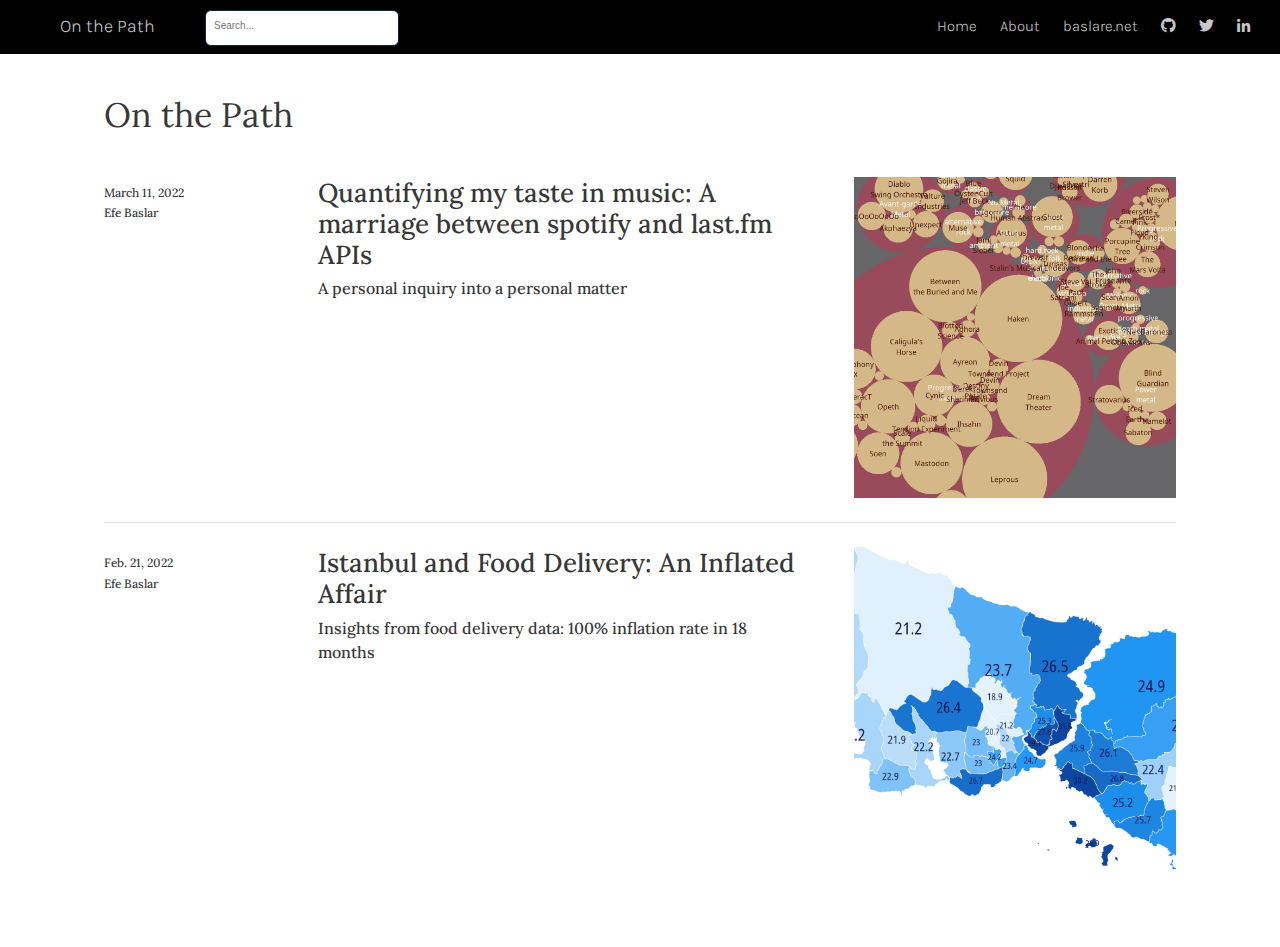
<file: docs/index.html>
<!DOCTYPE html>

<html xmlns="http://www.w3.org/1999/xhtml" lang="" xml:lang="">

<head>
  <meta charset="utf-8"/>
  <meta name="viewport" content="width=device-width, initial-scale=1"/>
  <meta http-equiv="X-UA-Compatible" content="IE=Edge,chrome=1"/>
  <meta name="generator" content="distill" />
  <link rel="alternate" type="application/rss+xml" href="https://blog.baslare.net/index.xml" />

  <style type="text/css">
  /* Hide doc at startup (prevent jankiness while JS renders/transforms) */
  body {
    visibility: hidden;
  }
  </style>

 <!--radix_placeholder_import_source-->
 <!--/radix_placeholder_import_source-->

<style type="text/css">code{white-space: pre;}</style>
<style type="text/css" data-origin="pandoc">
pre > code.sourceCode { white-space: pre; position: relative; }
pre > code.sourceCode > span { display: inline-block; line-height: 1.25; }
pre > code.sourceCode > span:empty { height: 1.2em; }
.sourceCode { overflow: visible; }
code.sourceCode > span { color: inherit; text-decoration: inherit; }
div.sourceCode { margin: 1em 0; }
pre.sourceCode { margin: 0; }
@media screen {
div.sourceCode { overflow: auto; }
}
@media print {
pre > code.sourceCode { white-space: pre-wrap; }
pre > code.sourceCode > span { text-indent: -5em; padding-left: 5em; }
}
pre.numberSource code
  { counter-reset: source-line 0; }
pre.numberSource code > span
  { position: relative; left: -4em; counter-increment: source-line; }
pre.numberSource code > span > a:first-child::before
  { content: counter(source-line);
    position: relative; left: -1em; text-align: right; vertical-align: baseline;
    border: none; display: inline-block;
    -webkit-touch-callout: none; -webkit-user-select: none;
    -khtml-user-select: none; -moz-user-select: none;
    -ms-user-select: none; user-select: none;
    padding: 0 4px; width: 4em;
    color: #aaaaaa;
  }
pre.numberSource { margin-left: 3em; border-left: 1px solid #aaaaaa;  padding-left: 4px; }
div.sourceCode
  {   }
@media screen {
pre > code.sourceCode > span > a:first-child::before { text-decoration: underline; }
}
code span.al { color: #ad0000; } /* Alert */
code span.an { color: #5e5e5e; } /* Annotation */
code span.at { } /* Attribute */
code span.bn { color: #ad0000; } /* BaseN */
code span.bu { } /* BuiltIn */
code span.cf { color: #007ba5; } /* ControlFlow */
code span.ch { color: #20794d; } /* Char */
code span.cn { color: #8f5902; } /* Constant */
code span.co { color: #5e5e5e; } /* Comment */
code span.cv { color: #5e5e5e; font-style: italic; } /* CommentVar */
code span.do { color: #5e5e5e; font-style: italic; } /* Documentation */
code span.dt { color: #ad0000; } /* DataType */
code span.dv { color: #ad0000; } /* DecVal */
code span.er { color: #ad0000; } /* Error */
code span.ex { } /* Extension */
code span.fl { color: #ad0000; } /* Float */
code span.fu { color: #4758ab; } /* Function */
code span.im { } /* Import */
code span.in { color: #5e5e5e; } /* Information */
code span.kw { color: #007ba5; } /* Keyword */
code span.op { color: #5e5e5e; } /* Operator */
code span.ot { color: #007ba5; } /* Other */
code span.pp { color: #ad0000; } /* Preprocessor */
code span.sc { color: #5e5e5e; } /* SpecialChar */
code span.ss { color: #20794d; } /* SpecialString */
code span.st { color: #20794d; } /* String */
code span.va { color: #111111; } /* Variable */
code span.vs { color: #20794d; } /* VerbatimString */
code span.wa { color: #5e5e5e; font-style: italic; } /* Warning */
</style>


  <!--radix_placeholder_meta_tags-->
  <title>On the Path</title>


  <link rel="icon" type="image/vnd.microsoft.icon" href="favicon.ico"/>


  <!--  https://developers.facebook.com/docs/sharing/webmasters#markup -->
  <meta property="og:title" content="On the Path"/>
  <meta property="og:type" content="article"/>
  <meta property="og:locale" content="en_US"/>
  <meta property="og:site_name" content="On the Path"/>

  <!--  https://dev.twitter.com/cards/types/summary -->
  <meta property="twitter:card" content="summary"/>
  <meta property="twitter:title" content="On the Path"/>
  <meta property="twitter:site" content="@baslare"/>
  <meta property="twitter:creator" content="@baslare"/>

  <!--/radix_placeholder_meta_tags-->
  <!--radix_placeholder_rmarkdown_metadata-->

  <script type="text/json" id="radix-rmarkdown-metadata">
  {"type":"list","attributes":{"names":{"type":"character","attributes":{},"value":["title","site","listing"]}},"value":[{"type":"character","attributes":{},"value":["On the Path"]},{"type":"character","attributes":{},"value":["distill::distill_website"]},{"type":"character","attributes":{},"value":["posts"]}]}
  </script>
  <!--/radix_placeholder_rmarkdown_metadata-->
  <!--radix_placeholder_navigation_in_header-->
  <meta name="distill:offset" content=""/>

  <script type="application/javascript">

    window.headroom_prevent_pin = false;

    window.document.addEventListener("DOMContentLoaded", function (event) {

      // initialize headroom for banner
      var header = $('header').get(0);
      var headerHeight = header.offsetHeight;
      var headroom = new Headroom(header, {
        tolerance: 5,
        onPin : function() {
          if (window.headroom_prevent_pin) {
            window.headroom_prevent_pin = false;
            headroom.unpin();
          }
        }
      });
      headroom.init();
      if(window.location.hash)
        headroom.unpin();
      $(header).addClass('headroom--transition');

      // offset scroll location for banner on hash change
      // (see: https://github.com/WickyNilliams/headroom.js/issues/38)
      window.addEventListener("hashchange", function(event) {
        window.scrollTo(0, window.pageYOffset - (headerHeight + 25));
      });

      // responsive menu
      $('.distill-site-header').each(function(i, val) {
        var topnav = $(this);
        var toggle = topnav.find('.nav-toggle');
        toggle.on('click', function() {
          topnav.toggleClass('responsive');
        });
      });

      // nav dropdowns
      $('.nav-dropbtn').click(function(e) {
        $(this).next('.nav-dropdown-content').toggleClass('nav-dropdown-active');
        $(this).parent().siblings('.nav-dropdown')
           .children('.nav-dropdown-content').removeClass('nav-dropdown-active');
      });
      $("body").click(function(e){
        $('.nav-dropdown-content').removeClass('nav-dropdown-active');
      });
      $(".nav-dropdown").click(function(e){
        e.stopPropagation();
      });
    });
  </script>

  <style type="text/css">

  /* Theme (user-documented overrideables for nav appearance) */

  .distill-site-nav {
    color: rgba(255, 255, 255, 0.8);
    background-color: #0F2E3D;
    font-size: 15px;
    font-weight: 300;
  }

  .distill-site-nav a {
    color: inherit;
    text-decoration: none;
  }

  .distill-site-nav a:hover {
    color: white;
  }

  @media print {
    .distill-site-nav {
      display: none;
    }
  }

  .distill-site-header {

  }

  .distill-site-footer {

  }


  /* Site Header */

  .distill-site-header {
    width: 100%;
    box-sizing: border-box;
    z-index: 3;
  }

  .distill-site-header .nav-left {
    display: inline-block;
    margin-left: 8px;
  }

  @media screen and (max-width: 768px) {
    .distill-site-header .nav-left {
      margin-left: 0;
    }
  }


  .distill-site-header .nav-right {
    float: right;
    margin-right: 8px;
  }

  .distill-site-header a,
  .distill-site-header .title {
    display: inline-block;
    text-align: center;
    padding: 14px 10px 14px 10px;
  }

  .distill-site-header .title {
    font-size: 18px;
    min-width: 150px;
  }

  .distill-site-header .logo {
    padding: 0;
  }

  .distill-site-header .logo img {
    display: none;
    max-height: 20px;
    width: auto;
    margin-bottom: -4px;
  }

  .distill-site-header .nav-image img {
    max-height: 18px;
    width: auto;
    display: inline-block;
    margin-bottom: -3px;
  }



  @media screen and (min-width: 1000px) {
    .distill-site-header .logo img {
      display: inline-block;
    }
    .distill-site-header .nav-left {
      margin-left: 20px;
    }
    .distill-site-header .nav-right {
      margin-right: 20px;
    }
    .distill-site-header .title {
      padding-left: 12px;
    }
  }


  .distill-site-header .nav-toggle {
    display: none;
  }

  .nav-dropdown {
    display: inline-block;
    position: relative;
  }

  .nav-dropdown .nav-dropbtn {
    border: none;
    outline: none;
    color: rgba(255, 255, 255, 0.8);
    padding: 16px 10px;
    background-color: transparent;
    font-family: inherit;
    font-size: inherit;
    font-weight: inherit;
    margin: 0;
    margin-top: 1px;
    z-index: 2;
  }

  .nav-dropdown-content {
    display: none;
    position: absolute;
    background-color: white;
    min-width: 200px;
    border: 1px solid rgba(0,0,0,0.15);
    border-radius: 4px;
    box-shadow: 0px 8px 16px 0px rgba(0,0,0,0.1);
    z-index: 1;
    margin-top: 2px;
    white-space: nowrap;
    padding-top: 4px;
    padding-bottom: 4px;
  }

  .nav-dropdown-content hr {
    margin-top: 4px;
    margin-bottom: 4px;
    border: none;
    border-bottom: 1px solid rgba(0, 0, 0, 0.1);
  }

  .nav-dropdown-active {
    display: block;
  }

  .nav-dropdown-content a, .nav-dropdown-content .nav-dropdown-header {
    color: black;
    padding: 6px 24px;
    text-decoration: none;
    display: block;
    text-align: left;
  }

  .nav-dropdown-content .nav-dropdown-header {
    display: block;
    padding: 5px 24px;
    padding-bottom: 0;
    text-transform: uppercase;
    font-size: 14px;
    color: #999999;
    white-space: nowrap;
  }

  .nav-dropdown:hover .nav-dropbtn {
    color: white;
  }

  .nav-dropdown-content a:hover {
    background-color: #ddd;
    color: black;
  }

  .nav-right .nav-dropdown-content {
    margin-left: -45%;
    right: 0;
  }

  @media screen and (max-width: 768px) {
    .distill-site-header a, .distill-site-header .nav-dropdown  {display: none;}
    .distill-site-header a.nav-toggle {
      float: right;
      display: block;
    }
    .distill-site-header .title {
      margin-left: 0;
    }
    .distill-site-header .nav-right {
      margin-right: 0;
    }
    .distill-site-header {
      overflow: hidden;
    }
    .nav-right .nav-dropdown-content {
      margin-left: 0;
    }
  }


  @media screen and (max-width: 768px) {
    .distill-site-header.responsive {position: relative; min-height: 500px; }
    .distill-site-header.responsive a.nav-toggle {
      position: absolute;
      right: 0;
      top: 0;
    }
    .distill-site-header.responsive a,
    .distill-site-header.responsive .nav-dropdown {
      display: block;
      text-align: left;
    }
    .distill-site-header.responsive .nav-left,
    .distill-site-header.responsive .nav-right {
      width: 100%;
    }
    .distill-site-header.responsive .nav-dropdown {float: none;}
    .distill-site-header.responsive .nav-dropdown-content {position: relative;}
    .distill-site-header.responsive .nav-dropdown .nav-dropbtn {
      display: block;
      width: 100%;
      text-align: left;
    }
  }

  /* Site Footer */

  .distill-site-footer {
    width: 100%;
    overflow: hidden;
    box-sizing: border-box;
    z-index: 3;
    margin-top: 30px;
    padding-top: 30px;
    padding-bottom: 30px;
    text-align: center;
  }

  /* Headroom */

  d-title {
    padding-top: 6rem;
  }

  @media print {
    d-title {
      padding-top: 4rem;
    }
  }

  .headroom {
    z-index: 1000;
    position: fixed;
    top: 0;
    left: 0;
    right: 0;
  }

  .headroom--transition {
    transition: all .4s ease-in-out;
  }

  .headroom--unpinned {
    top: -100px;
  }

  .headroom--pinned {
    top: 0;
  }

  /* adjust viewport for navbar height */
  /* helps vertically center bootstrap (non-distill) content */
  .min-vh-100 {
    min-height: calc(100vh - 100px) !important;
  }

  </style>

  <script src="site_libs/jquery-3.6.0/jquery-3.6.0.min.js"></script>
  <link href="site_libs/font-awesome-5.1.0/css/all.css" rel="stylesheet"/>
  <link href="site_libs/font-awesome-5.1.0/css/v4-shims.css" rel="stylesheet"/>
  <script src="site_libs/headroom-0.9.4/headroom.min.js"></script>
  <script src="site_libs/autocomplete-0.37.1/autocomplete.min.js"></script>
  <script src="site_libs/fuse-6.4.1/fuse.min.js"></script>

  <script type="application/javascript">

  function getMeta(metaName) {
    var metas = document.getElementsByTagName('meta');
    for (let i = 0; i < metas.length; i++) {
      if (metas[i].getAttribute('name') === metaName) {
        return metas[i].getAttribute('content');
      }
    }
    return '';
  }

  function offsetURL(url) {
    var offset = getMeta('distill:offset');
    return offset ? offset + '/' + url : url;
  }

  function createFuseIndex() {

    // create fuse index
    var options = {
      keys: [
        { name: 'title', weight: 20 },
        { name: 'categories', weight: 15 },
        { name: 'description', weight: 10 },
        { name: 'contents', weight: 5 },
      ],
      ignoreLocation: true,
      threshold: 0
    };
    var fuse = new window.Fuse([], options);

    // fetch the main search.json
    return fetch(offsetURL('search.json'))
      .then(function(response) {
        if (response.status == 200) {
          return response.json().then(function(json) {
            // index main articles
            json.articles.forEach(function(article) {
              fuse.add(article);
            });
            // download collections and index their articles
            return Promise.all(json.collections.map(function(collection) {
              return fetch(offsetURL(collection)).then(function(response) {
                if (response.status === 200) {
                  return response.json().then(function(articles) {
                    articles.forEach(function(article) {
                      fuse.add(article);
                    });
                  })
                } else {
                  return Promise.reject(
                    new Error('Unexpected status from search index request: ' +
                              response.status)
                  );
                }
              });
            })).then(function() {
              return fuse;
            });
          });

        } else {
          return Promise.reject(
            new Error('Unexpected status from search index request: ' +
                        response.status)
          );
        }
      });
  }

  window.document.addEventListener("DOMContentLoaded", function (event) {

    // get search element (bail if we don't have one)
    var searchEl = window.document.getElementById('distill-search');
    if (!searchEl)
      return;

    createFuseIndex()
      .then(function(fuse) {

        // make search box visible
        searchEl.classList.remove('hidden');

        // initialize autocomplete
        var options = {
          autoselect: true,
          hint: false,
          minLength: 2,
        };
        window.autocomplete(searchEl, options, [{
          source: function(query, callback) {
            const searchOptions = {
              isCaseSensitive: false,
              shouldSort: true,
              minMatchCharLength: 2,
              limit: 10,
            };
            var results = fuse.search(query, searchOptions);
            callback(results
              .map(function(result) { return result.item; })
            );
          },
          templates: {
            suggestion: function(suggestion) {
              var img = suggestion.preview && Object.keys(suggestion.preview).length > 0
                ? `<img src="${offsetURL(suggestion.preview)}"</img>`
                : '';
              var html = `
                <div class="search-item">
                  <h3>${suggestion.title}</h3>
                  <div class="search-item-description">
                    ${suggestion.description || ''}
                  </div>
                  <div class="search-item-preview">
                    ${img}
                  </div>
                </div>
              `;
              return html;
            }
          }
        }]).on('autocomplete:selected', function(event, suggestion) {
          window.location.href = offsetURL(suggestion.path);
        });
        // remove inline display style on autocompleter (we want to
        // manage responsive display via css)
        $('.algolia-autocomplete').css("display", "");
      })
      .catch(function(error) {
        console.log(error);
      });

  });

  </script>

  <style type="text/css">

  .nav-search {
    font-size: x-small;
  }

  /* Algolioa Autocomplete */

  .algolia-autocomplete {
    display: inline-block;
    margin-left: 10px;
    vertical-align: sub;
    background-color: white;
    color: black;
    padding: 6px;
    padding-top: 8px;
    padding-bottom: 0;
    border-radius: 6px;
    border: 1px #0F2E3D solid;
    width: 180px;
  }


  @media screen and (max-width: 768px) {
    .distill-site-nav .algolia-autocomplete {
      display: none;
      visibility: hidden;
    }
    .distill-site-nav.responsive .algolia-autocomplete {
      display: inline-block;
      visibility: visible;
    }
    .distill-site-nav.responsive .algolia-autocomplete .aa-dropdown-menu {
      margin-left: 0;
      width: 400px;
      max-height: 400px;
    }
  }

  .algolia-autocomplete .aa-input, .algolia-autocomplete .aa-hint {
    width: 90%;
    outline: none;
    border: none;
  }

  .algolia-autocomplete .aa-hint {
    color: #999;
  }
  .algolia-autocomplete .aa-dropdown-menu {
    width: 550px;
    max-height: 70vh;
    overflow-x: visible;
    overflow-y: scroll;
    padding: 5px;
    margin-top: 3px;
    margin-left: -150px;
    background-color: #fff;
    border-radius: 5px;
    border: 1px solid #999;
    border-top: none;
  }

  .algolia-autocomplete .aa-dropdown-menu .aa-suggestion {
    cursor: pointer;
    padding: 5px 4px;
    border-bottom: 1px solid #eee;
  }

  .algolia-autocomplete .aa-dropdown-menu .aa-suggestion:last-of-type {
    border-bottom: none;
    margin-bottom: 2px;
  }

  .algolia-autocomplete .aa-dropdown-menu .aa-suggestion .search-item {
    overflow: hidden;
    font-size: 0.8em;
    line-height: 1.4em;
  }

  .algolia-autocomplete .aa-dropdown-menu .aa-suggestion .search-item h3 {
    font-size: 1rem;
    margin-block-start: 0;
    margin-block-end: 5px;
  }

  .algolia-autocomplete .aa-dropdown-menu .aa-suggestion .search-item-description {
    display: inline-block;
    overflow: hidden;
    height: 2.8em;
    width: 80%;
    margin-right: 4%;
  }

  .algolia-autocomplete .aa-dropdown-menu .aa-suggestion .search-item-preview {
    display: inline-block;
    width: 15%;
  }

  .algolia-autocomplete .aa-dropdown-menu .aa-suggestion .search-item-preview img {
    height: 3em;
    width: auto;
    display: none;
  }

  .algolia-autocomplete .aa-dropdown-menu .aa-suggestion .search-item-preview img[src] {
    display: initial;
  }

  .algolia-autocomplete .aa-dropdown-menu .aa-suggestion.aa-cursor {
    background-color: #eee;
  }
  .algolia-autocomplete .aa-dropdown-menu .aa-suggestion em {
    font-weight: bold;
    font-style: normal;
  }

  </style>


  <!--/radix_placeholder_navigation_in_header-->
  <!--radix_placeholder_distill-->

  <style type="text/css">

  body {
    background-color: white;
  }

  .pandoc-table {
    width: 100%;
  }

  .pandoc-table>caption {
    margin-bottom: 10px;
  }

  .pandoc-table th:not([align]) {
    text-align: left;
  }

  .pagedtable-footer {
    font-size: 15px;
  }

  d-byline .byline {
    grid-template-columns: 2fr 2fr;
  }

  d-byline .byline h3 {
    margin-block-start: 1.5em;
  }

  d-byline .byline .authors-affiliations h3 {
    margin-block-start: 0.5em;
  }

  .authors-affiliations .orcid-id {
    width: 16px;
    height:16px;
    margin-left: 4px;
    margin-right: 4px;
    vertical-align: middle;
    padding-bottom: 2px;
  }

  d-title .dt-tags {
    margin-top: 1em;
    grid-column: text;
  }

  .dt-tags .dt-tag {
    text-decoration: none;
    display: inline-block;
    color: rgba(0,0,0,0.6);
    padding: 0em 0.4em;
    margin-right: 0.5em;
    margin-bottom: 0.4em;
    font-size: 70%;
    border: 1px solid rgba(0,0,0,0.2);
    border-radius: 3px;
    text-transform: uppercase;
    font-weight: 500;
  }

  d-article table.gt_table td,
  d-article table.gt_table th {
    border-bottom: none;
  }

  .html-widget {
    margin-bottom: 2.0em;
  }

  .l-screen-inset {
    padding-right: 16px;
  }

  .l-screen .caption {
    margin-left: 10px;
  }

  .shaded {
    background: rgb(247, 247, 247);
    padding-top: 20px;
    padding-bottom: 20px;
    border-top: 1px solid rgba(0, 0, 0, 0.1);
    border-bottom: 1px solid rgba(0, 0, 0, 0.1);
  }

  .shaded .html-widget {
    margin-bottom: 0;
    border: 1px solid rgba(0, 0, 0, 0.1);
  }

  .shaded .shaded-content {
    background: white;
  }

  .text-output {
    margin-top: 0;
    line-height: 1.5em;
  }

  .hidden {
    display: none !important;
  }

  d-article {
    padding-top: 2.5rem;
    padding-bottom: 30px;
  }

  d-appendix {
    padding-top: 30px;
  }

  d-article>p>img {
    width: 100%;
  }

  d-article h2 {
    margin: 1rem 0 1.5rem 0;
  }

  d-article h3 {
    margin-top: 1.5rem;
  }

  d-article iframe {
    border: 1px solid rgba(0, 0, 0, 0.1);
    margin-bottom: 2.0em;
    width: 100%;
  }

  /* Tweak code blocks */

  d-article div.sourceCode code,
  d-article pre code {
    font-family: Consolas, Monaco, 'Andale Mono', 'Ubuntu Mono', monospace;
  }

  d-article pre,
  d-article div.sourceCode,
  d-article div.sourceCode pre {
    overflow: auto;
  }

  d-article div.sourceCode {
    background-color: white;
  }

  d-article div.sourceCode pre {
    padding-left: 10px;
    font-size: 12px;
    border-left: 2px solid rgba(0,0,0,0.1);
  }

  d-article pre {
    font-size: 12px;
    color: black;
    background: none;
    margin-top: 0;
    text-align: left;
    white-space: pre;
    word-spacing: normal;
    word-break: normal;
    word-wrap: normal;
    line-height: 1.5;

    -moz-tab-size: 4;
    -o-tab-size: 4;
    tab-size: 4;

    -webkit-hyphens: none;
    -moz-hyphens: none;
    -ms-hyphens: none;
    hyphens: none;
  }

  d-article pre a {
    border-bottom: none;
  }

  d-article pre a:hover {
    border-bottom: none;
    text-decoration: underline;
  }

  d-article details {
    grid-column: text;
    margin-bottom: 0.8em;
  }

  @media(min-width: 768px) {

  d-article pre,
  d-article div.sourceCode,
  d-article div.sourceCode pre {
    overflow: visible !important;
  }

  d-article div.sourceCode pre {
    padding-left: 18px;
    font-size: 14px;
  }

  d-article pre {
    font-size: 14px;
  }

  }

  figure img.external {
    background: white;
    border: 1px solid rgba(0, 0, 0, 0.1);
    box-shadow: 0 1px 8px rgba(0, 0, 0, 0.1);
    padding: 18px;
    box-sizing: border-box;
  }

  /* CSS for d-contents */

  .d-contents {
    grid-column: text;
    color: rgba(0,0,0,0.8);
    font-size: 0.9em;
    padding-bottom: 1em;
    margin-bottom: 1em;
    padding-bottom: 0.5em;
    margin-bottom: 1em;
    padding-left: 0.25em;
    justify-self: start;
  }

  @media(min-width: 1000px) {
    .d-contents.d-contents-float {
      height: 0;
      grid-column-start: 1;
      grid-column-end: 4;
      justify-self: center;
      padding-right: 3em;
      padding-left: 2em;
    }
  }

  .d-contents nav h3 {
    font-size: 18px;
    margin-top: 0;
    margin-bottom: 1em;
  }

  .d-contents li {
    list-style-type: none
  }

  .d-contents nav > ul {
    padding-left: 0;
  }

  .d-contents ul {
    padding-left: 1em
  }

  .d-contents nav ul li {
    margin-top: 0.6em;
    margin-bottom: 0.2em;
  }

  .d-contents nav a {
    font-size: 13px;
    border-bottom: none;
    text-decoration: none
    color: rgba(0, 0, 0, 0.8);
  }

  .d-contents nav a:hover {
    text-decoration: underline solid rgba(0, 0, 0, 0.6)
  }

  .d-contents nav > ul > li > a {
    font-weight: 600;
  }

  .d-contents nav > ul > li > ul {
    font-weight: inherit;
  }

  .d-contents nav > ul > li > ul > li {
    margin-top: 0.2em;
  }


  .d-contents nav ul {
    margin-top: 0;
    margin-bottom: 0.25em;
  }

  .d-article-with-toc h2:nth-child(2) {
    margin-top: 0;
  }


  /* Figure */

  .figure {
    position: relative;
    margin-bottom: 2.5em;
    margin-top: 1.5em;
  }

  .figure img {
    width: 100%;
  }

  .figure .caption {
    color: rgba(0, 0, 0, 0.6);
    font-size: 12px;
    line-height: 1.5em;
  }

  .figure img.external {
    background: white;
    border: 1px solid rgba(0, 0, 0, 0.1);
    box-shadow: 0 1px 8px rgba(0, 0, 0, 0.1);
    padding: 18px;
    box-sizing: border-box;
  }

  .figure .caption a {
    color: rgba(0, 0, 0, 0.6);
  }

  .figure .caption b,
  .figure .caption strong, {
    font-weight: 600;
    color: rgba(0, 0, 0, 1.0);
  }

  /* Citations */

  d-article .citation {
    color: inherit;
    cursor: inherit;
  }

  div.hanging-indent{
    margin-left: 1em; text-indent: -1em;
  }

  /* Citation hover box */

  .tippy-box[data-theme~=light-border] {
    background-color: rgba(250, 250, 250, 0.95);
  }

  .tippy-content > p {
    margin-bottom: 0;
    padding: 2px;
  }


  /* Tweak 1000px media break to show more text */

  @media(min-width: 1000px) {
    .base-grid,
    distill-header,
    d-title,
    d-abstract,
    d-article,
    d-appendix,
    distill-appendix,
    d-byline,
    d-footnote-list,
    d-citation-list,
    distill-footer {
      grid-template-columns: [screen-start] 1fr [page-start kicker-start] 80px [middle-start] 50px [text-start kicker-end] 65px 65px 65px 65px 65px 65px 65px 65px [text-end gutter-start] 65px [middle-end] 65px [page-end gutter-end] 1fr [screen-end];
      grid-column-gap: 16px;
    }

    .grid {
      grid-column-gap: 16px;
    }

    d-article {
      font-size: 1.06rem;
      line-height: 1.7em;
    }
    figure .caption, .figure .caption, figure figcaption {
      font-size: 13px;
    }
  }

  @media(min-width: 1180px) {
    .base-grid,
    distill-header,
    d-title,
    d-abstract,
    d-article,
    d-appendix,
    distill-appendix,
    d-byline,
    d-footnote-list,
    d-citation-list,
    distill-footer {
      grid-template-columns: [screen-start] 1fr [page-start kicker-start] 60px [middle-start] 60px [text-start kicker-end] 60px 60px 60px 60px 60px 60px 60px 60px [text-end gutter-start] 60px [middle-end] 60px [page-end gutter-end] 1fr [screen-end];
      grid-column-gap: 32px;
    }

    .grid {
      grid-column-gap: 32px;
    }
  }


  /* Get the citation styles for the appendix (not auto-injected on render since
     we do our own rendering of the citation appendix) */

  d-appendix .citation-appendix,
  .d-appendix .citation-appendix {
    font-size: 11px;
    line-height: 15px;
    border-left: 1px solid rgba(0, 0, 0, 0.1);
    padding-left: 18px;
    border: 1px solid rgba(0,0,0,0.1);
    background: rgba(0, 0, 0, 0.02);
    padding: 10px 18px;
    border-radius: 3px;
    color: rgba(150, 150, 150, 1);
    overflow: hidden;
    margin-top: -12px;
    white-space: pre-wrap;
    word-wrap: break-word;
  }

  /* Include appendix styles here so they can be overridden */

  d-appendix {
    contain: layout style;
    font-size: 0.8em;
    line-height: 1.7em;
    margin-top: 60px;
    margin-bottom: 0;
    border-top: 1px solid rgba(0, 0, 0, 0.1);
    color: rgba(0,0,0,0.5);
    padding-top: 60px;
    padding-bottom: 48px;
  }

  d-appendix h3 {
    grid-column: page-start / text-start;
    font-size: 15px;
    font-weight: 500;
    margin-top: 1em;
    margin-bottom: 0;
    color: rgba(0,0,0,0.65);
  }

  d-appendix h3 + * {
    margin-top: 1em;
  }

  d-appendix ol {
    padding: 0 0 0 15px;
  }

  @media (min-width: 768px) {
    d-appendix ol {
      padding: 0 0 0 30px;
      margin-left: -30px;
    }
  }

  d-appendix li {
    margin-bottom: 1em;
  }

  d-appendix a {
    color: rgba(0, 0, 0, 0.6);
  }

  d-appendix > * {
    grid-column: text;
  }

  d-appendix > d-footnote-list,
  d-appendix > d-citation-list,
  d-appendix > distill-appendix {
    grid-column: screen;
  }

  /* Include footnote styles here so they can be overridden */

  d-footnote-list {
    contain: layout style;
  }

  d-footnote-list > * {
    grid-column: text;
  }

  d-footnote-list a.footnote-backlink {
    color: rgba(0,0,0,0.3);
    padding-left: 0.5em;
  }



  /* Anchor.js */

  .anchorjs-link {
    /*transition: all .25s linear; */
    text-decoration: none;
    border-bottom: none;
  }
  *:hover > .anchorjs-link {
    margin-left: -1.125em !important;
    text-decoration: none;
    border-bottom: none;
  }

  /* Social footer */

  .social_footer {
    margin-top: 30px;
    margin-bottom: 0;
    color: rgba(0,0,0,0.67);
  }

  .disqus-comments {
    margin-right: 30px;
  }

  .disqus-comment-count {
    border-bottom: 1px solid rgba(0, 0, 0, 0.4);
    cursor: pointer;
  }

  #disqus_thread {
    margin-top: 30px;
  }

  .article-sharing a {
    border-bottom: none;
    margin-right: 8px;
  }

  .article-sharing a:hover {
    border-bottom: none;
  }

  .sidebar-section.subscribe {
    font-size: 12px;
    line-height: 1.6em;
  }

  .subscribe p {
    margin-bottom: 0.5em;
  }


  .article-footer .subscribe {
    font-size: 15px;
    margin-top: 45px;
  }


  .sidebar-section.custom {
    font-size: 12px;
    line-height: 1.6em;
  }

  .custom p {
    margin-bottom: 0.5em;
  }

  /* Styles for listing layout (hide title) */
  .layout-listing d-title, .layout-listing .d-title {
    display: none;
  }

  /* Styles for posts lists (not auto-injected) */


  .posts-with-sidebar {
    padding-left: 45px;
    padding-right: 45px;
  }

  .posts-list .description h2,
  .posts-list .description p {
    font-family: -apple-system, BlinkMacSystemFont, "Segoe UI", Roboto, Oxygen, Ubuntu, Cantarell, "Fira Sans", "Droid Sans", "Helvetica Neue", Arial, sans-serif;
  }

  .posts-list .description h2 {
    font-weight: 700;
    border-bottom: none;
    padding-bottom: 0;
  }

  .posts-list h2.post-tag {
    border-bottom: 1px solid rgba(0, 0, 0, 0.2);
    padding-bottom: 12px;
  }
  .posts-list {
    margin-top: 60px;
    margin-bottom: 24px;
  }

  .posts-list .post-preview {
    text-decoration: none;
    overflow: hidden;
    display: block;
    border-bottom: 1px solid rgba(0, 0, 0, 0.1);
    padding: 24px 0;
  }

  .post-preview-last {
    border-bottom: none !important;
  }

  .posts-list .posts-list-caption {
    grid-column: screen;
    font-weight: 400;
  }

  .posts-list .post-preview h2 {
    margin: 0 0 6px 0;
    line-height: 1.2em;
    font-style: normal;
    font-size: 24px;
  }

  .posts-list .post-preview p {
    margin: 0 0 12px 0;
    line-height: 1.4em;
    font-size: 16px;
  }

  .posts-list .post-preview .thumbnail {
    box-sizing: border-box;
    margin-bottom: 24px;
    position: relative;
    max-width: 500px;
  }
  .posts-list .post-preview img {
    width: 100%;
    display: block;
  }

  .posts-list .metadata {
    font-size: 12px;
    line-height: 1.4em;
    margin-bottom: 18px;
  }

  .posts-list .metadata > * {
    display: inline-block;
  }

  .posts-list .metadata .publishedDate {
    margin-right: 2em;
  }

  .posts-list .metadata .dt-authors {
    display: block;
    margin-top: 0.3em;
    margin-right: 2em;
  }

  .posts-list .dt-tags {
    display: block;
    line-height: 1em;
  }

  .posts-list .dt-tags .dt-tag {
    display: inline-block;
    color: rgba(0,0,0,0.6);
    padding: 0.3em 0.4em;
    margin-right: 0.2em;
    margin-bottom: 0.4em;
    font-size: 60%;
    border: 1px solid rgba(0,0,0,0.2);
    border-radius: 3px;
    text-transform: uppercase;
    font-weight: 500;
  }

  .posts-list img {
    opacity: 1;
  }

  .posts-list img[data-src] {
    opacity: 0;
  }

  .posts-more {
    clear: both;
  }


  .posts-sidebar {
    font-size: 16px;
  }

  .posts-sidebar h3 {
    font-size: 16px;
    margin-top: 0;
    margin-bottom: 0.5em;
    font-weight: 400;
    text-transform: uppercase;
  }

  .sidebar-section {
    margin-bottom: 30px;
  }

  .categories ul {
    list-style-type: none;
    margin: 0;
    padding: 0;
  }

  .categories li {
    color: rgba(0, 0, 0, 0.8);
    margin-bottom: 0;
  }

  .categories li>a {
    border-bottom: none;
  }

  .categories li>a:hover {
    border-bottom: 1px solid rgba(0, 0, 0, 0.4);
  }

  .categories .active {
    font-weight: 600;
  }

  .categories .category-count {
    color: rgba(0, 0, 0, 0.4);
  }


  @media(min-width: 768px) {
    .posts-list .post-preview h2 {
      font-size: 26px;
    }
    .posts-list .post-preview .thumbnail {
      float: right;
      width: 30%;
      margin-bottom: 0;
    }
    .posts-list .post-preview .description {
      float: left;
      width: 45%;
    }
    .posts-list .post-preview .metadata {
      float: left;
      width: 20%;
      margin-top: 8px;
    }
    .posts-list .post-preview p {
      margin: 0 0 12px 0;
      line-height: 1.5em;
      font-size: 16px;
    }
    .posts-with-sidebar .posts-list {
      float: left;
      width: 75%;
    }
    .posts-with-sidebar .posts-sidebar {
      float: right;
      width: 20%;
      margin-top: 60px;
      padding-top: 24px;
      padding-bottom: 24px;
    }
  }


  /* Improve display for browsers without grid (IE/Edge <= 15) */

  .downlevel {
    line-height: 1.6em;
    font-family: -apple-system, BlinkMacSystemFont, "Segoe UI", Roboto, Oxygen, Ubuntu, Cantarell, "Fira Sans", "Droid Sans", "Helvetica Neue", Arial, sans-serif;
    margin: 0;
  }

  .downlevel .d-title {
    padding-top: 6rem;
    padding-bottom: 1.5rem;
  }

  .downlevel .d-title h1 {
    font-size: 50px;
    font-weight: 700;
    line-height: 1.1em;
    margin: 0 0 0.5rem;
  }

  .downlevel .d-title p {
    font-weight: 300;
    font-size: 1.2rem;
    line-height: 1.55em;
    margin-top: 0;
  }

  .downlevel .d-byline {
    padding-top: 0.8em;
    padding-bottom: 0.8em;
    font-size: 0.8rem;
    line-height: 1.8em;
  }

  .downlevel .section-separator {
    border: none;
    border-top: 1px solid rgba(0, 0, 0, 0.1);
  }

  .downlevel .d-article {
    font-size: 1.06rem;
    line-height: 1.7em;
    padding-top: 1rem;
    padding-bottom: 2rem;
  }


  .downlevel .d-appendix {
    padding-left: 0;
    padding-right: 0;
    max-width: none;
    font-size: 0.8em;
    line-height: 1.7em;
    margin-bottom: 0;
    color: rgba(0,0,0,0.5);
    padding-top: 40px;
    padding-bottom: 48px;
  }

  .downlevel .footnotes ol {
    padding-left: 13px;
  }

  .downlevel .base-grid,
  .downlevel .distill-header,
  .downlevel .d-title,
  .downlevel .d-abstract,
  .downlevel .d-article,
  .downlevel .d-appendix,
  .downlevel .distill-appendix,
  .downlevel .d-byline,
  .downlevel .d-footnote-list,
  .downlevel .d-citation-list,
  .downlevel .distill-footer,
  .downlevel .appendix-bottom,
  .downlevel .posts-container {
    padding-left: 40px;
    padding-right: 40px;
  }

  @media(min-width: 768px) {
    .downlevel .base-grid,
    .downlevel .distill-header,
    .downlevel .d-title,
    .downlevel .d-abstract,
    .downlevel .d-article,
    .downlevel .d-appendix,
    .downlevel .distill-appendix,
    .downlevel .d-byline,
    .downlevel .d-footnote-list,
    .downlevel .d-citation-list,
    .downlevel .distill-footer,
    .downlevel .appendix-bottom,
    .downlevel .posts-container {
    padding-left: 150px;
    padding-right: 150px;
    max-width: 900px;
  }
  }

  .downlevel pre code {
    display: block;
    border-left: 2px solid rgba(0, 0, 0, .1);
    padding: 0 0 0 20px;
    font-size: 14px;
  }

  .downlevel code, .downlevel pre {
    color: black;
    background: none;
    font-family: Consolas, Monaco, 'Andale Mono', 'Ubuntu Mono', monospace;
    text-align: left;
    white-space: pre;
    word-spacing: normal;
    word-break: normal;
    word-wrap: normal;
    line-height: 1.5;

    -moz-tab-size: 4;
    -o-tab-size: 4;
    tab-size: 4;

    -webkit-hyphens: none;
    -moz-hyphens: none;
    -ms-hyphens: none;
    hyphens: none;
  }

  .downlevel .posts-list .post-preview {
    color: inherit;
  }



  </style>

  <script type="application/javascript">

  function is_downlevel_browser() {
    if (bowser.isUnsupportedBrowser({ msie: "12", msedge: "16"},
                                   window.navigator.userAgent)) {
      return true;
    } else {
      return window.load_distill_framework === undefined;
    }
  }

  // show body when load is complete
  function on_load_complete() {

    // add anchors
    if (window.anchors) {
      window.anchors.options.placement = 'left';
      window.anchors.add('d-article > h2, d-article > h3, d-article > h4, d-article > h5');
    }


    // set body to visible
    document.body.style.visibility = 'visible';

    // force redraw for leaflet widgets
    if (window.HTMLWidgets) {
      var maps = window.HTMLWidgets.findAll(".leaflet");
      $.each(maps, function(i, el) {
        var map = this.getMap();
        map.invalidateSize();
        map.eachLayer(function(layer) {
          if (layer instanceof L.TileLayer)
            layer.redraw();
        });
      });
    }

    // trigger 'shown' so htmlwidgets resize
    $('d-article').trigger('shown');
  }

  function init_distill() {

    init_common();

    // create front matter
    var front_matter = $('<d-front-matter></d-front-matter>');
    $('#distill-front-matter').wrap(front_matter);

    // create d-title
    $('.d-title').changeElementType('d-title');

    // create d-byline
    var byline = $('<d-byline></d-byline>');
    $('.d-byline').replaceWith(byline);

    // create d-article
    var article = $('<d-article></d-article>');
    $('.d-article').wrap(article).children().unwrap();

    // move posts container into article
    $('.posts-container').appendTo($('d-article'));

    // create d-appendix
    $('.d-appendix').changeElementType('d-appendix');

    // flag indicating that we have appendix items
    var appendix = $('.appendix-bottom').children('h3').length > 0;

    // replace footnotes with <d-footnote>
    $('.footnote-ref').each(function(i, val) {
      appendix = true;
      var href = $(this).attr('href');
      var id = href.replace('#', '');
      var fn = $('#' + id);
      var fn_p = $('#' + id + '>p');
      fn_p.find('.footnote-back').remove();
      var text = fn_p.html();
      var dtfn = $('<d-footnote></d-footnote>');
      dtfn.html(text);
      $(this).replaceWith(dtfn);
    });
    // remove footnotes
    $('.footnotes').remove();

    // move refs into #references-listing
    $('#references-listing').replaceWith($('#refs'));

    $('h1.appendix, h2.appendix').each(function(i, val) {
      $(this).changeElementType('h3');
    });
    $('h3.appendix').each(function(i, val) {
      var id = $(this).attr('id');
      $('.d-contents a[href="#' + id + '"]').parent().remove();
      appendix = true;
      $(this).nextUntil($('h1, h2, h3')).addBack().appendTo($('d-appendix'));
    });

    // show d-appendix if we have appendix content
    $("d-appendix").css('display', appendix ? 'grid' : 'none');

    // localize layout chunks to just output
    $('.layout-chunk').each(function(i, val) {

      // capture layout
      var layout = $(this).attr('data-layout');

      // apply layout to markdown level block elements
      var elements = $(this).children().not('details, div.sourceCode, pre, script');
      elements.each(function(i, el) {
        var layout_div = $('<div class="' + layout + '"></div>');
        if (layout_div.hasClass('shaded')) {
          var shaded_content = $('<div class="shaded-content"></div>');
          $(this).wrap(shaded_content);
          $(this).parent().wrap(layout_div);
        } else {
          $(this).wrap(layout_div);
        }
      });


      // unwrap the layout-chunk div
      $(this).children().unwrap();
    });

    // remove code block used to force  highlighting css
    $('.distill-force-highlighting-css').parent().remove();

    // remove empty line numbers inserted by pandoc when using a
    // custom syntax highlighting theme
    $('code.sourceCode a:empty').remove();

    // load distill framework
    load_distill_framework();

    // wait for window.distillRunlevel == 4 to do post processing
    function distill_post_process() {

      if (!window.distillRunlevel || window.distillRunlevel < 4)
        return;

      // hide author/affiliations entirely if we have no authors
      var front_matter = JSON.parse($("#distill-front-matter").html());
      var have_authors = front_matter.authors && front_matter.authors.length > 0;
      if (!have_authors)
        $('d-byline').addClass('hidden');

      // article with toc class
      $('.d-contents').parent().addClass('d-article-with-toc');

      // strip links that point to #
      $('.authors-affiliations').find('a[href="#"]').removeAttr('href');

      // add orcid ids
      $('.authors-affiliations').find('.author').each(function(i, el) {
        var orcid_id = front_matter.authors[i].orcidID;
        if (orcid_id) {
          var a = $('<a></a>');
          a.attr('href', 'https://orcid.org/' + orcid_id);
          var img = $('<img></img>');
          img.addClass('orcid-id');
          img.attr('alt', 'ORCID ID');
          img.attr('src','[data-uri]');
          a.append(img);
          $(this).append(a);
        }
      });

      // hide elements of author/affiliations grid that have no value
      function hide_byline_column(caption) {
        $('d-byline').find('h3:contains("' + caption + '")').parent().css('visibility', 'hidden');
      }

      // affiliations
      var have_affiliations = false;
      for (var i = 0; i<front_matter.authors.length; ++i) {
        var author = front_matter.authors[i];
        if (author.affiliation !== "&nbsp;") {
          have_affiliations = true;
          break;
        }
      }
      if (!have_affiliations)
        $('d-byline').find('h3:contains("Affiliations")').css('visibility', 'hidden');

      // published date
      if (!front_matter.publishedDate)
        hide_byline_column("Published");

      // document object identifier
      var doi = $('d-byline').find('h3:contains("DOI")');
      var doi_p = doi.next().empty();
      if (!front_matter.doi) {
        // if we have a citation and valid citationText then link to that
        if ($('#citation').length > 0 && front_matter.citationText) {
          doi.html('Citation');
          $('<a href="#citation"></a>')
            .text(front_matter.citationText)
            .appendTo(doi_p);
        } else {
          hide_byline_column("DOI");
        }
      } else {
        $('<a></a>')
           .attr('href', "https://doi.org/" + front_matter.doi)
           .html(front_matter.doi)
           .appendTo(doi_p);
      }

       // change plural form of authors/affiliations
      if (front_matter.authors.length === 1) {
        var grid = $('.authors-affiliations');
        grid.children('h3:contains("Authors")').text('Author');
        grid.children('h3:contains("Affiliations")').text('Affiliation');
      }

      // remove d-appendix and d-footnote-list local styles
      $('d-appendix > style:first-child').remove();
      $('d-footnote-list > style:first-child').remove();

      // move appendix-bottom entries to the bottom
      $('.appendix-bottom').appendTo('d-appendix').children().unwrap();
      $('.appendix-bottom').remove();

      // hoverable references
      $('span.citation[data-cites]').each(function() {
        var refs = $(this).attr('data-cites').split(" ");
        var refHtml = refs.map(function(ref) {
          return "<p>" + $('#ref-' + ref).html() + "</p>";
        }).join("\n");
        window.tippy(this, {
          allowHTML: true,
          content: refHtml,
          maxWidth: 500,
          interactive: true,
          interactiveBorder: 10,
          theme: 'light-border',
          placement: 'bottom-start'
        });
      });

      // clear polling timer
      clearInterval(tid);

      // show body now that everything is ready
      on_load_complete();
    }

    var tid = setInterval(distill_post_process, 50);
    distill_post_process();

  }

  function init_downlevel() {

    init_common();

     // insert hr after d-title
    $('.d-title').after($('<hr class="section-separator"/>'));

    // check if we have authors
    var front_matter = JSON.parse($("#distill-front-matter").html());
    var have_authors = front_matter.authors && front_matter.authors.length > 0;

    // manage byline/border
    if (!have_authors)
      $('.d-byline').remove();
    $('.d-byline').after($('<hr class="section-separator"/>'));
    $('.d-byline a').remove();

    // remove toc
    $('.d-contents').remove();

    // move appendix elements
    $('h1.appendix, h2.appendix').each(function(i, val) {
      $(this).changeElementType('h3');
    });
    $('h3.appendix').each(function(i, val) {
      $(this).nextUntil($('h1, h2, h3')).addBack().appendTo($('.d-appendix'));
    });


    // inject headers into references and footnotes
    var refs_header = $('<h3></h3>');
    refs_header.text('References');
    $('#refs').prepend(refs_header);

    var footnotes_header = $('<h3></h3');
    footnotes_header.text('Footnotes');
    $('.footnotes').children('hr').first().replaceWith(footnotes_header);

    // move appendix-bottom entries to the bottom
    $('.appendix-bottom').appendTo('.d-appendix').children().unwrap();
    $('.appendix-bottom').remove();

    // remove appendix if it's empty
    if ($('.d-appendix').children().length === 0)
      $('.d-appendix').remove();

    // prepend separator above appendix
    $('.d-appendix').before($('<hr class="section-separator" style="clear: both"/>'));

    // trim code
    $('pre>code').each(function(i, val) {
      $(this).html($.trim($(this).html()));
    });

    // move posts-container right before article
    $('.posts-container').insertBefore($('.d-article'));

    $('body').addClass('downlevel');

    on_load_complete();
  }


  function init_common() {

    // jquery plugin to change element types
    (function($) {
      $.fn.changeElementType = function(newType) {
        var attrs = {};

        $.each(this[0].attributes, function(idx, attr) {
          attrs[attr.nodeName] = attr.nodeValue;
        });

        this.replaceWith(function() {
          return $("<" + newType + "/>", attrs).append($(this).contents());
        });
      };
    })(jQuery);

    // prevent underline for linked images
    $('a > img').parent().css({'border-bottom' : 'none'});

    // mark non-body figures created by knitr chunks as 100% width
    $('.layout-chunk').each(function(i, val) {
      var figures = $(this).find('img, .html-widget');
      if ($(this).attr('data-layout') !== "l-body") {
        figures.css('width', '100%');
      } else {
        figures.css('max-width', '100%');
        figures.filter("[width]").each(function(i, val) {
          var fig = $(this);
          fig.css('width', fig.attr('width') + 'px');
        });

      }
    });

    // auto-append index.html to post-preview links in file: protocol
    // and in rstudio ide preview
    $('.post-preview').each(function(i, val) {
      if (window.location.protocol === "file:")
        $(this).attr('href', $(this).attr('href') + "index.html");
    });

    // get rid of index.html references in header
    if (window.location.protocol !== "file:") {
      $('.distill-site-header a[href]').each(function(i,val) {
        $(this).attr('href', $(this).attr('href').replace("index.html", "./"));
      });
    }

    // add class to pandoc style tables
    $('tr.header').parent('thead').parent('table').addClass('pandoc-table');
    $('.kable-table').children('table').addClass('pandoc-table');

    // add figcaption style to table captions
    $('caption').parent('table').addClass("figcaption");

    // initialize posts list
    if (window.init_posts_list)
      window.init_posts_list();

    // implmement disqus comment link
    $('.disqus-comment-count').click(function() {
      window.headroom_prevent_pin = true;
      $('#disqus_thread').toggleClass('hidden');
      if (!$('#disqus_thread').hasClass('hidden')) {
        var offset = $(this).offset();
        $(window).resize();
        $('html, body').animate({
          scrollTop: offset.top - 35
        });
      }
    });
  }

  document.addEventListener('DOMContentLoaded', function() {
    if (is_downlevel_browser())
      init_downlevel();
    else
      window.addEventListener('WebComponentsReady', init_distill);
  });

  </script>

  <!--/radix_placeholder_distill-->
  <script src="site_libs/header-attrs-2.11/header-attrs.js"></script>
  <script src="site_libs/popper-2.6.0/popper.min.js"></script>
  <link href="site_libs/tippy-6.2.7/tippy.css" rel="stylesheet" />
  <link href="site_libs/tippy-6.2.7/tippy-light-border.css" rel="stylesheet" />
  <script src="site_libs/tippy-6.2.7/tippy.umd.min.js"></script>
  <script src="site_libs/anchor-4.2.2/anchor.min.js"></script>
  <script src="site_libs/bowser-1.9.3/bowser.min.js"></script>
  <script src="site_libs/webcomponents-2.0.0/webcomponents.js"></script>
  <script src="site_libs/distill-2.2.21/template.v2.js"></script>
  <!--radix_placeholder_site_in_header-->
  <style type="text/css">
  @import url('https://fonts.googleapis.com/css2?family=Karla&display=swap');
  @import url('https://fonts.googleapis.com/css2?family=Lora:wght@400;500&display=swap');


  h1, h2, h3, h4, h5, h6 {
    font-family: Lora;
    font-weight: 500;
  }

  body {
    font-family: Lora;
    font-weight: 500;
    }
    
  .distill-site-header{ 
    background-color: black;
    font-family: Karla;
  }

  .distill-site-nav {
      
      background-color: black;
      
      
  }

  .posts-list .description h2, .posts-list .description p {
      font-family: Lora;
      font-weight: 500;
  }

  </style>
  <!--/radix_placeholder_site_in_header-->

  <link rel="stylesheet" href="styles.css" type="text/css"/>

</head>

<body class="layout-listing">

<!--radix_placeholder_front_matter-->

<script id="distill-front-matter" type="text/json">
{"title":"On the Path","authors":[]}
</script>

<!--/radix_placeholder_front_matter-->
<!--radix_placeholder_navigation_before_body-->
<header class="header header--fixed" role="banner">
<nav class="distill-site-nav distill-site-header">
<div class="nav-left">
<a href="index.html" class="title">On the Path</a>
<input id="distill-search" class="nav-search hidden" type="text" placeholder="Search..."/>
</div>
<div class="nav-right">
<a href="index.html">Home</a>
<a href="about.html">About</a>
<a href="https://baslare.net">baslare.net</a>
<a href="https://github.com/baslare" aria-label="github">
<i class="fab fa-github" aria-hidden="true"></i>
</a>
<a href="https://twitter.com/baslare">
<i class="fa fa-brands fa-twitter" aria-hidden="true"></i>
</a>
<a href="https://www.linkedin.com/in/efebaslar">
<i class="fa fa-brands fa-linkedin" aria-hidden="true"></i>
</a>
<a href="javascript:void(0);" class="nav-toggle">&#9776;</a>
</div>
</nav>
</header>
<!--/radix_placeholder_navigation_before_body-->
<!--radix_placeholder_site_before_body-->
<!--/radix_placeholder_site_before_body-->
<!--radix_placeholder_article_listing-->


<script type="application/javascript">

function init_posts_list() {

  function load_image(img) {
    var src = $(img).attr('data-src');
    if (src) {
      $(img).attr('src', src);
      $(img).on("load", function() {
        img.removeAttribute('data-src');
      });
    }
  }

  function set_posts_visible(posts, visible) {
    if (visible) {

      // show bottom border by default
      $(posts).removeClass('post-preview-last');

      // apply limits if need be
      var max_posts = 25;
      var apply_limits = $('.posts-container').hasClass('posts-apply-limit');
      if (apply_limits && posts.length > max_posts) {
        posts = $(posts).slice(0, max_posts);
      } else {
        $('.posts-more a').addClass('hidden');
      }

      // apply last style
      $(posts.slice(-1)[0]).addClass('post-preview-last');

      $(posts).removeClass('hidden');
      $(posts).find('img[data-src]').each(function(i, img) {
        load_image(img);
      });
    } else {
      $(posts).addClass('hidden');
    }
  }

  function apply_hash_filter() {

    // clear active state
    $('.categories .active').removeClass('active');

    // mark all posts invisible to start
    set_posts_visible($('.posts-list').children('a'), false);

    // if we have a hash filter
    if (window.location.hash && window.location.hash.startsWith("#category:")) {

      // mark posts that match the category visible
      var page_category = window.location.hash.replace(/^#category:/, "");
      page_category = decodeURIComponent(page_category)
      var posts = $('.post-metadata').map(function(idx, script) {
        var metadata = $.parseJSON($(script).html());
        var post = null;
        $.each(metadata.categories, function(idx, category) {
          category = category.replace(/ /g,"_");
          if ((page_category || '').toLowerCase() === "articles" || category === page_category) {
            post = $(script).parent().get();
            return false;
          }
        });
        return post;
      });
      set_posts_visible(posts, true);

      // mark the hash active
      $('.categories li>a[href="' + decodeURIComponent(window.location.hash) + '"]').addClass('active');

      // update the list_caption
      var list_caption = $('.posts-list-caption');
      var caption = (page_category || '').toLowerCase() === "articles"
        ? list_caption.attr('data-caption')
        : ('Category: ' + page_category.replace(/_/g," "));
      list_caption.text(caption);

    } else {

      // no hash filter, make all posts visible (subject to max display)
      set_posts_visible($('.posts-list').children(), true);

      // reset list caption
      var list_caption = $('.posts-list-caption');
      list_caption.text(list_caption.attr('data-caption'));


    }
  }

  // more articles
  function apply_post_limits(apply) {
    if (apply) {
      $('.posts-container').addClass('posts-apply-limit');
      $('.posts-more a').removeClass('hidden');
    } else {
      $('.posts-container').removeClass('posts-apply-limit');
      $('.posts-more a').addClass('hidden');
    }
  }

  // click handling for tags
  $('.dt-tag').click(function(ev) {
    window.location.hash = '#category:' + $(this).text().replace(/ /g, "_");
    return false;
  })

  // hash filter handling
  apply_hash_filter();
  $(window).on('hashchange',function() {
    apply_post_limits(true);
    apply_hash_filter();
  });

  // more articles link
  $('.posts-more a').click(function(e) {
    e.preventDefault();
    apply_post_limits(false);
    apply_hash_filter();
    return false;
  });

}

</script>



<div class="posts-container posts-apply-limit l-page">
<div class="posts-list">
<h1 class="posts-list-caption" data-caption="On the Path">On the Path</h1>
<a href="posts/2022-03-09-spotlastfm/" class="post-preview">
<script class="post-metadata" type="text/json">{"categories":[]}</script>
<div class="metadata">
<div class="publishedDate">March 11, 2022</div>
<div class="dt-authors">
<div class="dt-author">Efe Baslar</div>
</div>
</div>
<div class="thumbnail">
<img src="posts/2022-03-09-spotlastfm/splfthumb.png"/>
</div>
<div class="description">
<h2>Quantifying my taste in music: A marriage between spotify and last.fm APIs</h2>
<div class="dt-tags"></div>
<p>A personal inquiry into a personal matter</p>
</div>
</a>
<a href="posts/2022-02-17-istanbul-and-food-delivery-an-inflated-affair/" class="post-preview">
<script class="post-metadata" type="text/json">{"categories":[]}</script>
<div class="metadata">
<div class="publishedDate">Feb. 21, 2022</div>
<div class="dt-authors">
<div class="dt-author">Efe Baslar</div>
</div>
</div>
<div class="thumbnail">
<img src="posts/2022-02-17-istanbul-and-food-delivery-an-inflated-affair/ist_lahmacun_2022.jpeg"/>
</div>
<div class="description">
<h2>Istanbul and Food Delivery: An Inflated Affair</h2>
<div class="dt-tags"></div>
<p>Insights from food delivery data: 100% inflation rate in 18 months</p>
</div>
</a>
</div>
<div class="posts-more">
<a href="#">More articles &raquo;</a>
</div>
</div>
<!--/radix_placeholder_article_listing-->

<div class="d-title">
<h1>On the Path</h1>
<!--radix_placeholder_categories-->
<!--/radix_placeholder_categories-->

</div>


<div class="d-article">
<div class="sourceCode" id="cb1"><pre
class="sourceCode r distill-force-highlighting-css"><code class="sourceCode r"></code></pre></div>
<!--radix_placeholder_article_footer-->
<!--/radix_placeholder_article_footer-->
</div>

<div class="d-appendix">
</div>


<!--radix_placeholder_site_after_body-->
<!--/radix_placeholder_site_after_body-->
<!--radix_placeholder_appendices-->
<div class="appendix-bottom"></div>
<!--/radix_placeholder_appendices-->
<!--radix_placeholder_navigation_after_body-->
<!--/radix_placeholder_navigation_after_body-->

</body>

</html>
</file>
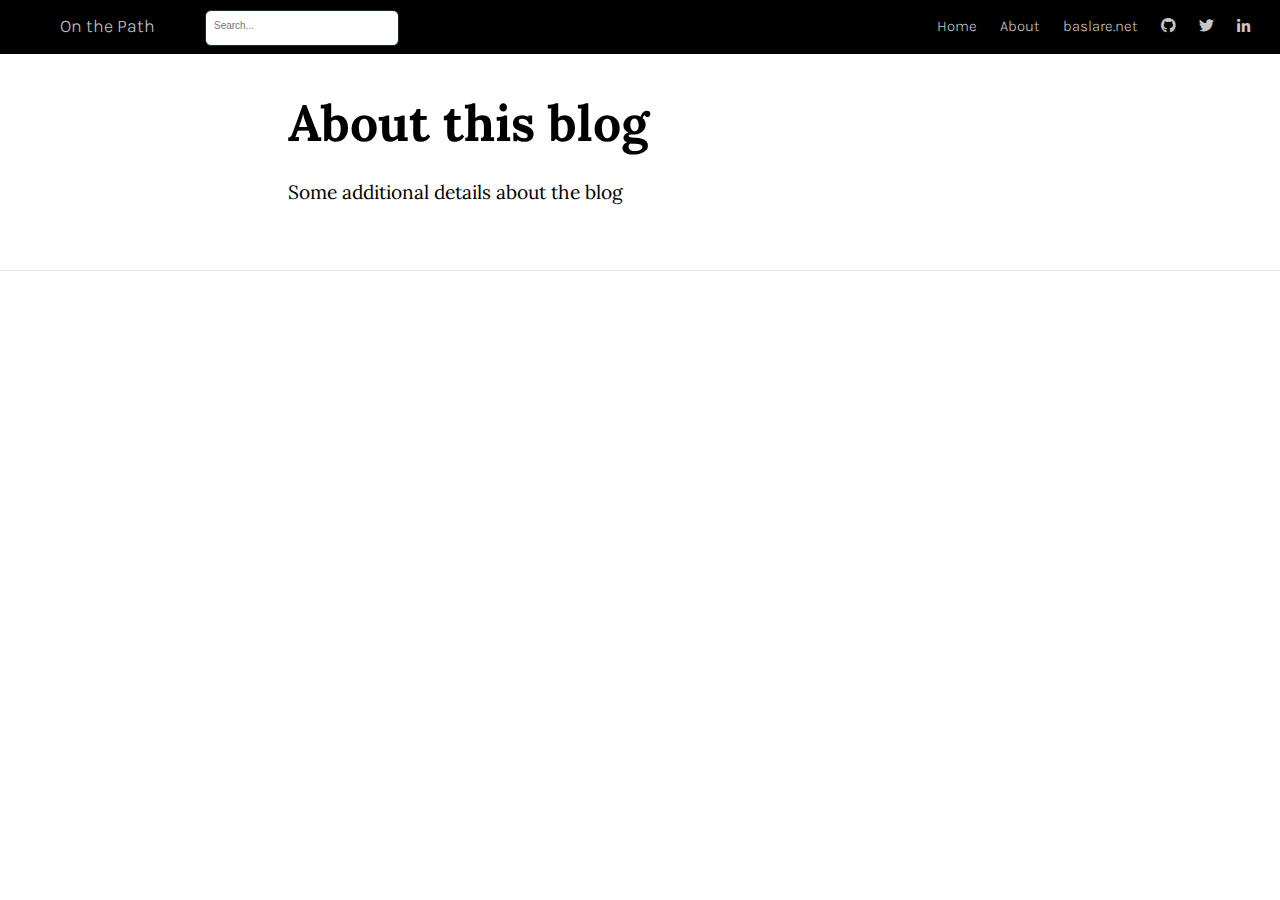
<file: docs/about.html>
<!DOCTYPE html>

<html xmlns="http://www.w3.org/1999/xhtml" lang="" xml:lang="">

<head>
  <meta charset="utf-8"/>
  <meta name="viewport" content="width=device-width, initial-scale=1"/>
  <meta http-equiv="X-UA-Compatible" content="IE=Edge,chrome=1"/>
  <meta name="generator" content="distill" />

  <style type="text/css">
  /* Hide doc at startup (prevent jankiness while JS renders/transforms) */
  body {
    visibility: hidden;
  }
  </style>

 <!--radix_placeholder_import_source-->
 <!--/radix_placeholder_import_source-->

<style type="text/css">code{white-space: pre;}</style>
<style type="text/css" data-origin="pandoc">
pre > code.sourceCode { white-space: pre; position: relative; }
pre > code.sourceCode > span { display: inline-block; line-height: 1.25; }
pre > code.sourceCode > span:empty { height: 1.2em; }
.sourceCode { overflow: visible; }
code.sourceCode > span { color: inherit; text-decoration: inherit; }
div.sourceCode { margin: 1em 0; }
pre.sourceCode { margin: 0; }
@media screen {
div.sourceCode { overflow: auto; }
}
@media print {
pre > code.sourceCode { white-space: pre-wrap; }
pre > code.sourceCode > span { text-indent: -5em; padding-left: 5em; }
}
pre.numberSource code
  { counter-reset: source-line 0; }
pre.numberSource code > span
  { position: relative; left: -4em; counter-increment: source-line; }
pre.numberSource code > span > a:first-child::before
  { content: counter(source-line);
    position: relative; left: -1em; text-align: right; vertical-align: baseline;
    border: none; display: inline-block;
    -webkit-touch-callout: none; -webkit-user-select: none;
    -khtml-user-select: none; -moz-user-select: none;
    -ms-user-select: none; user-select: none;
    padding: 0 4px; width: 4em;
    color: #aaaaaa;
  }
pre.numberSource { margin-left: 3em; border-left: 1px solid #aaaaaa;  padding-left: 4px; }
div.sourceCode
  {   }
@media screen {
pre > code.sourceCode > span > a:first-child::before { text-decoration: underline; }
}
code span.al { color: #ad0000; } /* Alert */
code span.an { color: #5e5e5e; } /* Annotation */
code span.at { } /* Attribute */
code span.bn { color: #ad0000; } /* BaseN */
code span.bu { } /* BuiltIn */
code span.cf { color: #007ba5; } /* ControlFlow */
code span.ch { color: #20794d; } /* Char */
code span.cn { color: #8f5902; } /* Constant */
code span.co { color: #5e5e5e; } /* Comment */
code span.cv { color: #5e5e5e; font-style: italic; } /* CommentVar */
code span.do { color: #5e5e5e; font-style: italic; } /* Documentation */
code span.dt { color: #ad0000; } /* DataType */
code span.dv { color: #ad0000; } /* DecVal */
code span.er { color: #ad0000; } /* Error */
code span.ex { } /* Extension */
code span.fl { color: #ad0000; } /* Float */
code span.fu { color: #4758ab; } /* Function */
code span.im { } /* Import */
code span.in { color: #5e5e5e; } /* Information */
code span.kw { color: #007ba5; } /* Keyword */
code span.op { color: #5e5e5e; } /* Operator */
code span.ot { color: #007ba5; } /* Other */
code span.pp { color: #ad0000; } /* Preprocessor */
code span.sc { color: #5e5e5e; } /* SpecialChar */
code span.ss { color: #20794d; } /* SpecialString */
code span.st { color: #20794d; } /* String */
code span.va { color: #111111; } /* Variable */
code span.vs { color: #20794d; } /* VerbatimString */
code span.wa { color: #5e5e5e; font-style: italic; } /* Warning */
</style>


  <!--radix_placeholder_meta_tags-->
  <title>On the Path: About this blog</title>

  <meta property="description" itemprop="description" content="Some additional details about the blog"/>

  <link rel="icon" type="image/vnd.microsoft.icon" href="favicon.ico"/>


  <!--  https://developers.facebook.com/docs/sharing/webmasters#markup -->
  <meta property="og:title" content="On the Path: About this blog"/>
  <meta property="og:type" content="article"/>
  <meta property="og:description" content="Some additional details about the blog"/>
  <meta property="og:locale" content="en_US"/>
  <meta property="og:site_name" content="On the Path"/>

  <!--  https://dev.twitter.com/cards/types/summary -->
  <meta property="twitter:card" content="summary"/>
  <meta property="twitter:title" content="On the Path: About this blog"/>
  <meta property="twitter:description" content="Some additional details about the blog"/>
  <meta property="twitter:site" content="@baslare"/>
  <meta property="twitter:creator" content="@baslare"/>

  <!--/radix_placeholder_meta_tags-->
  <!--radix_placeholder_rmarkdown_metadata-->

  <script type="text/json" id="radix-rmarkdown-metadata">
  {"type":"list","attributes":{"names":{"type":"character","attributes":{},"value":["title","description"]}},"value":[{"type":"character","attributes":{},"value":["About this blog"]},{"type":"character","attributes":{},"value":["Some additional details about the blog"]}]}
  </script>
  <!--/radix_placeholder_rmarkdown_metadata-->
  <!--radix_placeholder_navigation_in_header-->
  <meta name="distill:offset" content=""/>

  <script type="application/javascript">

    window.headroom_prevent_pin = false;

    window.document.addEventListener("DOMContentLoaded", function (event) {

      // initialize headroom for banner
      var header = $('header').get(0);
      var headerHeight = header.offsetHeight;
      var headroom = new Headroom(header, {
        tolerance: 5,
        onPin : function() {
          if (window.headroom_prevent_pin) {
            window.headroom_prevent_pin = false;
            headroom.unpin();
          }
        }
      });
      headroom.init();
      if(window.location.hash)
        headroom.unpin();
      $(header).addClass('headroom--transition');

      // offset scroll location for banner on hash change
      // (see: https://github.com/WickyNilliams/headroom.js/issues/38)
      window.addEventListener("hashchange", function(event) {
        window.scrollTo(0, window.pageYOffset - (headerHeight + 25));
      });

      // responsive menu
      $('.distill-site-header').each(function(i, val) {
        var topnav = $(this);
        var toggle = topnav.find('.nav-toggle');
        toggle.on('click', function() {
          topnav.toggleClass('responsive');
        });
      });

      // nav dropdowns
      $('.nav-dropbtn').click(function(e) {
        $(this).next('.nav-dropdown-content').toggleClass('nav-dropdown-active');
        $(this).parent().siblings('.nav-dropdown')
           .children('.nav-dropdown-content').removeClass('nav-dropdown-active');
      });
      $("body").click(function(e){
        $('.nav-dropdown-content').removeClass('nav-dropdown-active');
      });
      $(".nav-dropdown").click(function(e){
        e.stopPropagation();
      });
    });
  </script>

  <style type="text/css">

  /* Theme (user-documented overrideables for nav appearance) */

  .distill-site-nav {
    color: rgba(255, 255, 255, 0.8);
    background-color: #0F2E3D;
    font-size: 15px;
    font-weight: 300;
  }

  .distill-site-nav a {
    color: inherit;
    text-decoration: none;
  }

  .distill-site-nav a:hover {
    color: white;
  }

  @media print {
    .distill-site-nav {
      display: none;
    }
  }

  .distill-site-header {

  }

  .distill-site-footer {

  }


  /* Site Header */

  .distill-site-header {
    width: 100%;
    box-sizing: border-box;
    z-index: 3;
  }

  .distill-site-header .nav-left {
    display: inline-block;
    margin-left: 8px;
  }

  @media screen and (max-width: 768px) {
    .distill-site-header .nav-left {
      margin-left: 0;
    }
  }


  .distill-site-header .nav-right {
    float: right;
    margin-right: 8px;
  }

  .distill-site-header a,
  .distill-site-header .title {
    display: inline-block;
    text-align: center;
    padding: 14px 10px 14px 10px;
  }

  .distill-site-header .title {
    font-size: 18px;
    min-width: 150px;
  }

  .distill-site-header .logo {
    padding: 0;
  }

  .distill-site-header .logo img {
    display: none;
    max-height: 20px;
    width: auto;
    margin-bottom: -4px;
  }

  .distill-site-header .nav-image img {
    max-height: 18px;
    width: auto;
    display: inline-block;
    margin-bottom: -3px;
  }



  @media screen and (min-width: 1000px) {
    .distill-site-header .logo img {
      display: inline-block;
    }
    .distill-site-header .nav-left {
      margin-left: 20px;
    }
    .distill-site-header .nav-right {
      margin-right: 20px;
    }
    .distill-site-header .title {
      padding-left: 12px;
    }
  }


  .distill-site-header .nav-toggle {
    display: none;
  }

  .nav-dropdown {
    display: inline-block;
    position: relative;
  }

  .nav-dropdown .nav-dropbtn {
    border: none;
    outline: none;
    color: rgba(255, 255, 255, 0.8);
    padding: 16px 10px;
    background-color: transparent;
    font-family: inherit;
    font-size: inherit;
    font-weight: inherit;
    margin: 0;
    margin-top: 1px;
    z-index: 2;
  }

  .nav-dropdown-content {
    display: none;
    position: absolute;
    background-color: white;
    min-width: 200px;
    border: 1px solid rgba(0,0,0,0.15);
    border-radius: 4px;
    box-shadow: 0px 8px 16px 0px rgba(0,0,0,0.1);
    z-index: 1;
    margin-top: 2px;
    white-space: nowrap;
    padding-top: 4px;
    padding-bottom: 4px;
  }

  .nav-dropdown-content hr {
    margin-top: 4px;
    margin-bottom: 4px;
    border: none;
    border-bottom: 1px solid rgba(0, 0, 0, 0.1);
  }

  .nav-dropdown-active {
    display: block;
  }

  .nav-dropdown-content a, .nav-dropdown-content .nav-dropdown-header {
    color: black;
    padding: 6px 24px;
    text-decoration: none;
    display: block;
    text-align: left;
  }

  .nav-dropdown-content .nav-dropdown-header {
    display: block;
    padding: 5px 24px;
    padding-bottom: 0;
    text-transform: uppercase;
    font-size: 14px;
    color: #999999;
    white-space: nowrap;
  }

  .nav-dropdown:hover .nav-dropbtn {
    color: white;
  }

  .nav-dropdown-content a:hover {
    background-color: #ddd;
    color: black;
  }

  .nav-right .nav-dropdown-content {
    margin-left: -45%;
    right: 0;
  }

  @media screen and (max-width: 768px) {
    .distill-site-header a, .distill-site-header .nav-dropdown  {display: none;}
    .distill-site-header a.nav-toggle {
      float: right;
      display: block;
    }
    .distill-site-header .title {
      margin-left: 0;
    }
    .distill-site-header .nav-right {
      margin-right: 0;
    }
    .distill-site-header {
      overflow: hidden;
    }
    .nav-right .nav-dropdown-content {
      margin-left: 0;
    }
  }


  @media screen and (max-width: 768px) {
    .distill-site-header.responsive {position: relative; min-height: 500px; }
    .distill-site-header.responsive a.nav-toggle {
      position: absolute;
      right: 0;
      top: 0;
    }
    .distill-site-header.responsive a,
    .distill-site-header.responsive .nav-dropdown {
      display: block;
      text-align: left;
    }
    .distill-site-header.responsive .nav-left,
    .distill-site-header.responsive .nav-right {
      width: 100%;
    }
    .distill-site-header.responsive .nav-dropdown {float: none;}
    .distill-site-header.responsive .nav-dropdown-content {position: relative;}
    .distill-site-header.responsive .nav-dropdown .nav-dropbtn {
      display: block;
      width: 100%;
      text-align: left;
    }
  }

  /* Site Footer */

  .distill-site-footer {
    width: 100%;
    overflow: hidden;
    box-sizing: border-box;
    z-index: 3;
    margin-top: 30px;
    padding-top: 30px;
    padding-bottom: 30px;
    text-align: center;
  }

  /* Headroom */

  d-title {
    padding-top: 6rem;
  }

  @media print {
    d-title {
      padding-top: 4rem;
    }
  }

  .headroom {
    z-index: 1000;
    position: fixed;
    top: 0;
    left: 0;
    right: 0;
  }

  .headroom--transition {
    transition: all .4s ease-in-out;
  }

  .headroom--unpinned {
    top: -100px;
  }

  .headroom--pinned {
    top: 0;
  }

  /* adjust viewport for navbar height */
  /* helps vertically center bootstrap (non-distill) content */
  .min-vh-100 {
    min-height: calc(100vh - 100px) !important;
  }

  </style>

  <script src="site_libs/jquery-3.6.0/jquery-3.6.0.min.js"></script>
  <link href="site_libs/font-awesome-5.1.0/css/all.css" rel="stylesheet"/>
  <link href="site_libs/font-awesome-5.1.0/css/v4-shims.css" rel="stylesheet"/>
  <script src="site_libs/headroom-0.9.4/headroom.min.js"></script>
  <script src="site_libs/autocomplete-0.37.1/autocomplete.min.js"></script>
  <script src="site_libs/fuse-6.4.1/fuse.min.js"></script>

  <script type="application/javascript">

  function getMeta(metaName) {
    var metas = document.getElementsByTagName('meta');
    for (let i = 0; i < metas.length; i++) {
      if (metas[i].getAttribute('name') === metaName) {
        return metas[i].getAttribute('content');
      }
    }
    return '';
  }

  function offsetURL(url) {
    var offset = getMeta('distill:offset');
    return offset ? offset + '/' + url : url;
  }

  function createFuseIndex() {

    // create fuse index
    var options = {
      keys: [
        { name: 'title', weight: 20 },
        { name: 'categories', weight: 15 },
        { name: 'description', weight: 10 },
        { name: 'contents', weight: 5 },
      ],
      ignoreLocation: true,
      threshold: 0
    };
    var fuse = new window.Fuse([], options);

    // fetch the main search.json
    return fetch(offsetURL('search.json'))
      .then(function(response) {
        if (response.status == 200) {
          return response.json().then(function(json) {
            // index main articles
            json.articles.forEach(function(article) {
              fuse.add(article);
            });
            // download collections and index their articles
            return Promise.all(json.collections.map(function(collection) {
              return fetch(offsetURL(collection)).then(function(response) {
                if (response.status === 200) {
                  return response.json().then(function(articles) {
                    articles.forEach(function(article) {
                      fuse.add(article);
                    });
                  })
                } else {
                  return Promise.reject(
                    new Error('Unexpected status from search index request: ' +
                              response.status)
                  );
                }
              });
            })).then(function() {
              return fuse;
            });
          });

        } else {
          return Promise.reject(
            new Error('Unexpected status from search index request: ' +
                        response.status)
          );
        }
      });
  }

  window.document.addEventListener("DOMContentLoaded", function (event) {

    // get search element (bail if we don't have one)
    var searchEl = window.document.getElementById('distill-search');
    if (!searchEl)
      return;

    createFuseIndex()
      .then(function(fuse) {

        // make search box visible
        searchEl.classList.remove('hidden');

        // initialize autocomplete
        var options = {
          autoselect: true,
          hint: false,
          minLength: 2,
        };
        window.autocomplete(searchEl, options, [{
          source: function(query, callback) {
            const searchOptions = {
              isCaseSensitive: false,
              shouldSort: true,
              minMatchCharLength: 2,
              limit: 10,
            };
            var results = fuse.search(query, searchOptions);
            callback(results
              .map(function(result) { return result.item; })
            );
          },
          templates: {
            suggestion: function(suggestion) {
              var img = suggestion.preview && Object.keys(suggestion.preview).length > 0
                ? `<img src="${offsetURL(suggestion.preview)}"</img>`
                : '';
              var html = `
                <div class="search-item">
                  <h3>${suggestion.title}</h3>
                  <div class="search-item-description">
                    ${suggestion.description || ''}
                  </div>
                  <div class="search-item-preview">
                    ${img}
                  </div>
                </div>
              `;
              return html;
            }
          }
        }]).on('autocomplete:selected', function(event, suggestion) {
          window.location.href = offsetURL(suggestion.path);
        });
        // remove inline display style on autocompleter (we want to
        // manage responsive display via css)
        $('.algolia-autocomplete').css("display", "");
      })
      .catch(function(error) {
        console.log(error);
      });

  });

  </script>

  <style type="text/css">

  .nav-search {
    font-size: x-small;
  }

  /* Algolioa Autocomplete */

  .algolia-autocomplete {
    display: inline-block;
    margin-left: 10px;
    vertical-align: sub;
    background-color: white;
    color: black;
    padding: 6px;
    padding-top: 8px;
    padding-bottom: 0;
    border-radius: 6px;
    border: 1px #0F2E3D solid;
    width: 180px;
  }


  @media screen and (max-width: 768px) {
    .distill-site-nav .algolia-autocomplete {
      display: none;
      visibility: hidden;
    }
    .distill-site-nav.responsive .algolia-autocomplete {
      display: inline-block;
      visibility: visible;
    }
    .distill-site-nav.responsive .algolia-autocomplete .aa-dropdown-menu {
      margin-left: 0;
      width: 400px;
      max-height: 400px;
    }
  }

  .algolia-autocomplete .aa-input, .algolia-autocomplete .aa-hint {
    width: 90%;
    outline: none;
    border: none;
  }

  .algolia-autocomplete .aa-hint {
    color: #999;
  }
  .algolia-autocomplete .aa-dropdown-menu {
    width: 550px;
    max-height: 70vh;
    overflow-x: visible;
    overflow-y: scroll;
    padding: 5px;
    margin-top: 3px;
    margin-left: -150px;
    background-color: #fff;
    border-radius: 5px;
    border: 1px solid #999;
    border-top: none;
  }

  .algolia-autocomplete .aa-dropdown-menu .aa-suggestion {
    cursor: pointer;
    padding: 5px 4px;
    border-bottom: 1px solid #eee;
  }

  .algolia-autocomplete .aa-dropdown-menu .aa-suggestion:last-of-type {
    border-bottom: none;
    margin-bottom: 2px;
  }

  .algolia-autocomplete .aa-dropdown-menu .aa-suggestion .search-item {
    overflow: hidden;
    font-size: 0.8em;
    line-height: 1.4em;
  }

  .algolia-autocomplete .aa-dropdown-menu .aa-suggestion .search-item h3 {
    font-size: 1rem;
    margin-block-start: 0;
    margin-block-end: 5px;
  }

  .algolia-autocomplete .aa-dropdown-menu .aa-suggestion .search-item-description {
    display: inline-block;
    overflow: hidden;
    height: 2.8em;
    width: 80%;
    margin-right: 4%;
  }

  .algolia-autocomplete .aa-dropdown-menu .aa-suggestion .search-item-preview {
    display: inline-block;
    width: 15%;
  }

  .algolia-autocomplete .aa-dropdown-menu .aa-suggestion .search-item-preview img {
    height: 3em;
    width: auto;
    display: none;
  }

  .algolia-autocomplete .aa-dropdown-menu .aa-suggestion .search-item-preview img[src] {
    display: initial;
  }

  .algolia-autocomplete .aa-dropdown-menu .aa-suggestion.aa-cursor {
    background-color: #eee;
  }
  .algolia-autocomplete .aa-dropdown-menu .aa-suggestion em {
    font-weight: bold;
    font-style: normal;
  }

  </style>


  <!--/radix_placeholder_navigation_in_header-->
  <!--radix_placeholder_distill-->

  <style type="text/css">

  body {
    background-color: white;
  }

  .pandoc-table {
    width: 100%;
  }

  .pandoc-table>caption {
    margin-bottom: 10px;
  }

  .pandoc-table th:not([align]) {
    text-align: left;
  }

  .pagedtable-footer {
    font-size: 15px;
  }

  d-byline .byline {
    grid-template-columns: 2fr 2fr;
  }

  d-byline .byline h3 {
    margin-block-start: 1.5em;
  }

  d-byline .byline .authors-affiliations h3 {
    margin-block-start: 0.5em;
  }

  .authors-affiliations .orcid-id {
    width: 16px;
    height:16px;
    margin-left: 4px;
    margin-right: 4px;
    vertical-align: middle;
    padding-bottom: 2px;
  }

  d-title .dt-tags {
    margin-top: 1em;
    grid-column: text;
  }

  .dt-tags .dt-tag {
    text-decoration: none;
    display: inline-block;
    color: rgba(0,0,0,0.6);
    padding: 0em 0.4em;
    margin-right: 0.5em;
    margin-bottom: 0.4em;
    font-size: 70%;
    border: 1px solid rgba(0,0,0,0.2);
    border-radius: 3px;
    text-transform: uppercase;
    font-weight: 500;
  }

  d-article table.gt_table td,
  d-article table.gt_table th {
    border-bottom: none;
  }

  .html-widget {
    margin-bottom: 2.0em;
  }

  .l-screen-inset {
    padding-right: 16px;
  }

  .l-screen .caption {
    margin-left: 10px;
  }

  .shaded {
    background: rgb(247, 247, 247);
    padding-top: 20px;
    padding-bottom: 20px;
    border-top: 1px solid rgba(0, 0, 0, 0.1);
    border-bottom: 1px solid rgba(0, 0, 0, 0.1);
  }

  .shaded .html-widget {
    margin-bottom: 0;
    border: 1px solid rgba(0, 0, 0, 0.1);
  }

  .shaded .shaded-content {
    background: white;
  }

  .text-output {
    margin-top: 0;
    line-height: 1.5em;
  }

  .hidden {
    display: none !important;
  }

  d-article {
    padding-top: 2.5rem;
    padding-bottom: 30px;
  }

  d-appendix {
    padding-top: 30px;
  }

  d-article>p>img {
    width: 100%;
  }

  d-article h2 {
    margin: 1rem 0 1.5rem 0;
  }

  d-article h3 {
    margin-top: 1.5rem;
  }

  d-article iframe {
    border: 1px solid rgba(0, 0, 0, 0.1);
    margin-bottom: 2.0em;
    width: 100%;
  }

  /* Tweak code blocks */

  d-article div.sourceCode code,
  d-article pre code {
    font-family: Consolas, Monaco, 'Andale Mono', 'Ubuntu Mono', monospace;
  }

  d-article pre,
  d-article div.sourceCode,
  d-article div.sourceCode pre {
    overflow: auto;
  }

  d-article div.sourceCode {
    background-color: white;
  }

  d-article div.sourceCode pre {
    padding-left: 10px;
    font-size: 12px;
    border-left: 2px solid rgba(0,0,0,0.1);
  }

  d-article pre {
    font-size: 12px;
    color: black;
    background: none;
    margin-top: 0;
    text-align: left;
    white-space: pre;
    word-spacing: normal;
    word-break: normal;
    word-wrap: normal;
    line-height: 1.5;

    -moz-tab-size: 4;
    -o-tab-size: 4;
    tab-size: 4;

    -webkit-hyphens: none;
    -moz-hyphens: none;
    -ms-hyphens: none;
    hyphens: none;
  }

  d-article pre a {
    border-bottom: none;
  }

  d-article pre a:hover {
    border-bottom: none;
    text-decoration: underline;
  }

  d-article details {
    grid-column: text;
    margin-bottom: 0.8em;
  }

  @media(min-width: 768px) {

  d-article pre,
  d-article div.sourceCode,
  d-article div.sourceCode pre {
    overflow: visible !important;
  }

  d-article div.sourceCode pre {
    padding-left: 18px;
    font-size: 14px;
  }

  d-article pre {
    font-size: 14px;
  }

  }

  figure img.external {
    background: white;
    border: 1px solid rgba(0, 0, 0, 0.1);
    box-shadow: 0 1px 8px rgba(0, 0, 0, 0.1);
    padding: 18px;
    box-sizing: border-box;
  }

  /* CSS for d-contents */

  .d-contents {
    grid-column: text;
    color: rgba(0,0,0,0.8);
    font-size: 0.9em;
    padding-bottom: 1em;
    margin-bottom: 1em;
    padding-bottom: 0.5em;
    margin-bottom: 1em;
    padding-left: 0.25em;
    justify-self: start;
  }

  @media(min-width: 1000px) {
    .d-contents.d-contents-float {
      height: 0;
      grid-column-start: 1;
      grid-column-end: 4;
      justify-self: center;
      padding-right: 3em;
      padding-left: 2em;
    }
  }

  .d-contents nav h3 {
    font-size: 18px;
    margin-top: 0;
    margin-bottom: 1em;
  }

  .d-contents li {
    list-style-type: none
  }

  .d-contents nav > ul {
    padding-left: 0;
  }

  .d-contents ul {
    padding-left: 1em
  }

  .d-contents nav ul li {
    margin-top: 0.6em;
    margin-bottom: 0.2em;
  }

  .d-contents nav a {
    font-size: 13px;
    border-bottom: none;
    text-decoration: none
    color: rgba(0, 0, 0, 0.8);
  }

  .d-contents nav a:hover {
    text-decoration: underline solid rgba(0, 0, 0, 0.6)
  }

  .d-contents nav > ul > li > a {
    font-weight: 600;
  }

  .d-contents nav > ul > li > ul {
    font-weight: inherit;
  }

  .d-contents nav > ul > li > ul > li {
    margin-top: 0.2em;
  }


  .d-contents nav ul {
    margin-top: 0;
    margin-bottom: 0.25em;
  }

  .d-article-with-toc h2:nth-child(2) {
    margin-top: 0;
  }


  /* Figure */

  .figure {
    position: relative;
    margin-bottom: 2.5em;
    margin-top: 1.5em;
  }

  .figure img {
    width: 100%;
  }

  .figure .caption {
    color: rgba(0, 0, 0, 0.6);
    font-size: 12px;
    line-height: 1.5em;
  }

  .figure img.external {
    background: white;
    border: 1px solid rgba(0, 0, 0, 0.1);
    box-shadow: 0 1px 8px rgba(0, 0, 0, 0.1);
    padding: 18px;
    box-sizing: border-box;
  }

  .figure .caption a {
    color: rgba(0, 0, 0, 0.6);
  }

  .figure .caption b,
  .figure .caption strong, {
    font-weight: 600;
    color: rgba(0, 0, 0, 1.0);
  }

  /* Citations */

  d-article .citation {
    color: inherit;
    cursor: inherit;
  }

  div.hanging-indent{
    margin-left: 1em; text-indent: -1em;
  }

  /* Citation hover box */

  .tippy-box[data-theme~=light-border] {
    background-color: rgba(250, 250, 250, 0.95);
  }

  .tippy-content > p {
    margin-bottom: 0;
    padding: 2px;
  }


  /* Tweak 1000px media break to show more text */

  @media(min-width: 1000px) {
    .base-grid,
    distill-header,
    d-title,
    d-abstract,
    d-article,
    d-appendix,
    distill-appendix,
    d-byline,
    d-footnote-list,
    d-citation-list,
    distill-footer {
      grid-template-columns: [screen-start] 1fr [page-start kicker-start] 80px [middle-start] 50px [text-start kicker-end] 65px 65px 65px 65px 65px 65px 65px 65px [text-end gutter-start] 65px [middle-end] 65px [page-end gutter-end] 1fr [screen-end];
      grid-column-gap: 16px;
    }

    .grid {
      grid-column-gap: 16px;
    }

    d-article {
      font-size: 1.06rem;
      line-height: 1.7em;
    }
    figure .caption, .figure .caption, figure figcaption {
      font-size: 13px;
    }
  }

  @media(min-width: 1180px) {
    .base-grid,
    distill-header,
    d-title,
    d-abstract,
    d-article,
    d-appendix,
    distill-appendix,
    d-byline,
    d-footnote-list,
    d-citation-list,
    distill-footer {
      grid-template-columns: [screen-start] 1fr [page-start kicker-start] 60px [middle-start] 60px [text-start kicker-end] 60px 60px 60px 60px 60px 60px 60px 60px [text-end gutter-start] 60px [middle-end] 60px [page-end gutter-end] 1fr [screen-end];
      grid-column-gap: 32px;
    }

    .grid {
      grid-column-gap: 32px;
    }
  }


  /* Get the citation styles for the appendix (not auto-injected on render since
     we do our own rendering of the citation appendix) */

  d-appendix .citation-appendix,
  .d-appendix .citation-appendix {
    font-size: 11px;
    line-height: 15px;
    border-left: 1px solid rgba(0, 0, 0, 0.1);
    padding-left: 18px;
    border: 1px solid rgba(0,0,0,0.1);
    background: rgba(0, 0, 0, 0.02);
    padding: 10px 18px;
    border-radius: 3px;
    color: rgba(150, 150, 150, 1);
    overflow: hidden;
    margin-top: -12px;
    white-space: pre-wrap;
    word-wrap: break-word;
  }

  /* Include appendix styles here so they can be overridden */

  d-appendix {
    contain: layout style;
    font-size: 0.8em;
    line-height: 1.7em;
    margin-top: 60px;
    margin-bottom: 0;
    border-top: 1px solid rgba(0, 0, 0, 0.1);
    color: rgba(0,0,0,0.5);
    padding-top: 60px;
    padding-bottom: 48px;
  }

  d-appendix h3 {
    grid-column: page-start / text-start;
    font-size: 15px;
    font-weight: 500;
    margin-top: 1em;
    margin-bottom: 0;
    color: rgba(0,0,0,0.65);
  }

  d-appendix h3 + * {
    margin-top: 1em;
  }

  d-appendix ol {
    padding: 0 0 0 15px;
  }

  @media (min-width: 768px) {
    d-appendix ol {
      padding: 0 0 0 30px;
      margin-left: -30px;
    }
  }

  d-appendix li {
    margin-bottom: 1em;
  }

  d-appendix a {
    color: rgba(0, 0, 0, 0.6);
  }

  d-appendix > * {
    grid-column: text;
  }

  d-appendix > d-footnote-list,
  d-appendix > d-citation-list,
  d-appendix > distill-appendix {
    grid-column: screen;
  }

  /* Include footnote styles here so they can be overridden */

  d-footnote-list {
    contain: layout style;
  }

  d-footnote-list > * {
    grid-column: text;
  }

  d-footnote-list a.footnote-backlink {
    color: rgba(0,0,0,0.3);
    padding-left: 0.5em;
  }



  /* Anchor.js */

  .anchorjs-link {
    /*transition: all .25s linear; */
    text-decoration: none;
    border-bottom: none;
  }
  *:hover > .anchorjs-link {
    margin-left: -1.125em !important;
    text-decoration: none;
    border-bottom: none;
  }

  /* Social footer */

  .social_footer {
    margin-top: 30px;
    margin-bottom: 0;
    color: rgba(0,0,0,0.67);
  }

  .disqus-comments {
    margin-right: 30px;
  }

  .disqus-comment-count {
    border-bottom: 1px solid rgba(0, 0, 0, 0.4);
    cursor: pointer;
  }

  #disqus_thread {
    margin-top: 30px;
  }

  .article-sharing a {
    border-bottom: none;
    margin-right: 8px;
  }

  .article-sharing a:hover {
    border-bottom: none;
  }

  .sidebar-section.subscribe {
    font-size: 12px;
    line-height: 1.6em;
  }

  .subscribe p {
    margin-bottom: 0.5em;
  }


  .article-footer .subscribe {
    font-size: 15px;
    margin-top: 45px;
  }


  .sidebar-section.custom {
    font-size: 12px;
    line-height: 1.6em;
  }

  .custom p {
    margin-bottom: 0.5em;
  }

  /* Styles for listing layout (hide title) */
  .layout-listing d-title, .layout-listing .d-title {
    display: none;
  }

  /* Styles for posts lists (not auto-injected) */


  .posts-with-sidebar {
    padding-left: 45px;
    padding-right: 45px;
  }

  .posts-list .description h2,
  .posts-list .description p {
    font-family: -apple-system, BlinkMacSystemFont, "Segoe UI", Roboto, Oxygen, Ubuntu, Cantarell, "Fira Sans", "Droid Sans", "Helvetica Neue", Arial, sans-serif;
  }

  .posts-list .description h2 {
    font-weight: 700;
    border-bottom: none;
    padding-bottom: 0;
  }

  .posts-list h2.post-tag {
    border-bottom: 1px solid rgba(0, 0, 0, 0.2);
    padding-bottom: 12px;
  }
  .posts-list {
    margin-top: 60px;
    margin-bottom: 24px;
  }

  .posts-list .post-preview {
    text-decoration: none;
    overflow: hidden;
    display: block;
    border-bottom: 1px solid rgba(0, 0, 0, 0.1);
    padding: 24px 0;
  }

  .post-preview-last {
    border-bottom: none !important;
  }

  .posts-list .posts-list-caption {
    grid-column: screen;
    font-weight: 400;
  }

  .posts-list .post-preview h2 {
    margin: 0 0 6px 0;
    line-height: 1.2em;
    font-style: normal;
    font-size: 24px;
  }

  .posts-list .post-preview p {
    margin: 0 0 12px 0;
    line-height: 1.4em;
    font-size: 16px;
  }

  .posts-list .post-preview .thumbnail {
    box-sizing: border-box;
    margin-bottom: 24px;
    position: relative;
    max-width: 500px;
  }
  .posts-list .post-preview img {
    width: 100%;
    display: block;
  }

  .posts-list .metadata {
    font-size: 12px;
    line-height: 1.4em;
    margin-bottom: 18px;
  }

  .posts-list .metadata > * {
    display: inline-block;
  }

  .posts-list .metadata .publishedDate {
    margin-right: 2em;
  }

  .posts-list .metadata .dt-authors {
    display: block;
    margin-top: 0.3em;
    margin-right: 2em;
  }

  .posts-list .dt-tags {
    display: block;
    line-height: 1em;
  }

  .posts-list .dt-tags .dt-tag {
    display: inline-block;
    color: rgba(0,0,0,0.6);
    padding: 0.3em 0.4em;
    margin-right: 0.2em;
    margin-bottom: 0.4em;
    font-size: 60%;
    border: 1px solid rgba(0,0,0,0.2);
    border-radius: 3px;
    text-transform: uppercase;
    font-weight: 500;
  }

  .posts-list img {
    opacity: 1;
  }

  .posts-list img[data-src] {
    opacity: 0;
  }

  .posts-more {
    clear: both;
  }


  .posts-sidebar {
    font-size: 16px;
  }

  .posts-sidebar h3 {
    font-size: 16px;
    margin-top: 0;
    margin-bottom: 0.5em;
    font-weight: 400;
    text-transform: uppercase;
  }

  .sidebar-section {
    margin-bottom: 30px;
  }

  .categories ul {
    list-style-type: none;
    margin: 0;
    padding: 0;
  }

  .categories li {
    color: rgba(0, 0, 0, 0.8);
    margin-bottom: 0;
  }

  .categories li>a {
    border-bottom: none;
  }

  .categories li>a:hover {
    border-bottom: 1px solid rgba(0, 0, 0, 0.4);
  }

  .categories .active {
    font-weight: 600;
  }

  .categories .category-count {
    color: rgba(0, 0, 0, 0.4);
  }


  @media(min-width: 768px) {
    .posts-list .post-preview h2 {
      font-size: 26px;
    }
    .posts-list .post-preview .thumbnail {
      float: right;
      width: 30%;
      margin-bottom: 0;
    }
    .posts-list .post-preview .description {
      float: left;
      width: 45%;
    }
    .posts-list .post-preview .metadata {
      float: left;
      width: 20%;
      margin-top: 8px;
    }
    .posts-list .post-preview p {
      margin: 0 0 12px 0;
      line-height: 1.5em;
      font-size: 16px;
    }
    .posts-with-sidebar .posts-list {
      float: left;
      width: 75%;
    }
    .posts-with-sidebar .posts-sidebar {
      float: right;
      width: 20%;
      margin-top: 60px;
      padding-top: 24px;
      padding-bottom: 24px;
    }
  }


  /* Improve display for browsers without grid (IE/Edge <= 15) */

  .downlevel {
    line-height: 1.6em;
    font-family: -apple-system, BlinkMacSystemFont, "Segoe UI", Roboto, Oxygen, Ubuntu, Cantarell, "Fira Sans", "Droid Sans", "Helvetica Neue", Arial, sans-serif;
    margin: 0;
  }

  .downlevel .d-title {
    padding-top: 6rem;
    padding-bottom: 1.5rem;
  }

  .downlevel .d-title h1 {
    font-size: 50px;
    font-weight: 700;
    line-height: 1.1em;
    margin: 0 0 0.5rem;
  }

  .downlevel .d-title p {
    font-weight: 300;
    font-size: 1.2rem;
    line-height: 1.55em;
    margin-top: 0;
  }

  .downlevel .d-byline {
    padding-top: 0.8em;
    padding-bottom: 0.8em;
    font-size: 0.8rem;
    line-height: 1.8em;
  }

  .downlevel .section-separator {
    border: none;
    border-top: 1px solid rgba(0, 0, 0, 0.1);
  }

  .downlevel .d-article {
    font-size: 1.06rem;
    line-height: 1.7em;
    padding-top: 1rem;
    padding-bottom: 2rem;
  }


  .downlevel .d-appendix {
    padding-left: 0;
    padding-right: 0;
    max-width: none;
    font-size: 0.8em;
    line-height: 1.7em;
    margin-bottom: 0;
    color: rgba(0,0,0,0.5);
    padding-top: 40px;
    padding-bottom: 48px;
  }

  .downlevel .footnotes ol {
    padding-left: 13px;
  }

  .downlevel .base-grid,
  .downlevel .distill-header,
  .downlevel .d-title,
  .downlevel .d-abstract,
  .downlevel .d-article,
  .downlevel .d-appendix,
  .downlevel .distill-appendix,
  .downlevel .d-byline,
  .downlevel .d-footnote-list,
  .downlevel .d-citation-list,
  .downlevel .distill-footer,
  .downlevel .appendix-bottom,
  .downlevel .posts-container {
    padding-left: 40px;
    padding-right: 40px;
  }

  @media(min-width: 768px) {
    .downlevel .base-grid,
    .downlevel .distill-header,
    .downlevel .d-title,
    .downlevel .d-abstract,
    .downlevel .d-article,
    .downlevel .d-appendix,
    .downlevel .distill-appendix,
    .downlevel .d-byline,
    .downlevel .d-footnote-list,
    .downlevel .d-citation-list,
    .downlevel .distill-footer,
    .downlevel .appendix-bottom,
    .downlevel .posts-container {
    padding-left: 150px;
    padding-right: 150px;
    max-width: 900px;
  }
  }

  .downlevel pre code {
    display: block;
    border-left: 2px solid rgba(0, 0, 0, .1);
    padding: 0 0 0 20px;
    font-size: 14px;
  }

  .downlevel code, .downlevel pre {
    color: black;
    background: none;
    font-family: Consolas, Monaco, 'Andale Mono', 'Ubuntu Mono', monospace;
    text-align: left;
    white-space: pre;
    word-spacing: normal;
    word-break: normal;
    word-wrap: normal;
    line-height: 1.5;

    -moz-tab-size: 4;
    -o-tab-size: 4;
    tab-size: 4;

    -webkit-hyphens: none;
    -moz-hyphens: none;
    -ms-hyphens: none;
    hyphens: none;
  }

  .downlevel .posts-list .post-preview {
    color: inherit;
  }



  </style>

  <script type="application/javascript">

  function is_downlevel_browser() {
    if (bowser.isUnsupportedBrowser({ msie: "12", msedge: "16"},
                                   window.navigator.userAgent)) {
      return true;
    } else {
      return window.load_distill_framework === undefined;
    }
  }

  // show body when load is complete
  function on_load_complete() {

    // add anchors
    if (window.anchors) {
      window.anchors.options.placement = 'left';
      window.anchors.add('d-article > h2, d-article > h3, d-article > h4, d-article > h5');
    }


    // set body to visible
    document.body.style.visibility = 'visible';

    // force redraw for leaflet widgets
    if (window.HTMLWidgets) {
      var maps = window.HTMLWidgets.findAll(".leaflet");
      $.each(maps, function(i, el) {
        var map = this.getMap();
        map.invalidateSize();
        map.eachLayer(function(layer) {
          if (layer instanceof L.TileLayer)
            layer.redraw();
        });
      });
    }

    // trigger 'shown' so htmlwidgets resize
    $('d-article').trigger('shown');
  }

  function init_distill() {

    init_common();

    // create front matter
    var front_matter = $('<d-front-matter></d-front-matter>');
    $('#distill-front-matter').wrap(front_matter);

    // create d-title
    $('.d-title').changeElementType('d-title');

    // create d-byline
    var byline = $('<d-byline></d-byline>');
    $('.d-byline').replaceWith(byline);

    // create d-article
    var article = $('<d-article></d-article>');
    $('.d-article').wrap(article).children().unwrap();

    // move posts container into article
    $('.posts-container').appendTo($('d-article'));

    // create d-appendix
    $('.d-appendix').changeElementType('d-appendix');

    // flag indicating that we have appendix items
    var appendix = $('.appendix-bottom').children('h3').length > 0;

    // replace footnotes with <d-footnote>
    $('.footnote-ref').each(function(i, val) {
      appendix = true;
      var href = $(this).attr('href');
      var id = href.replace('#', '');
      var fn = $('#' + id);
      var fn_p = $('#' + id + '>p');
      fn_p.find('.footnote-back').remove();
      var text = fn_p.html();
      var dtfn = $('<d-footnote></d-footnote>');
      dtfn.html(text);
      $(this).replaceWith(dtfn);
    });
    // remove footnotes
    $('.footnotes').remove();

    // move refs into #references-listing
    $('#references-listing').replaceWith($('#refs'));

    $('h1.appendix, h2.appendix').each(function(i, val) {
      $(this).changeElementType('h3');
    });
    $('h3.appendix').each(function(i, val) {
      var id = $(this).attr('id');
      $('.d-contents a[href="#' + id + '"]').parent().remove();
      appendix = true;
      $(this).nextUntil($('h1, h2, h3')).addBack().appendTo($('d-appendix'));
    });

    // show d-appendix if we have appendix content
    $("d-appendix").css('display', appendix ? 'grid' : 'none');

    // localize layout chunks to just output
    $('.layout-chunk').each(function(i, val) {

      // capture layout
      var layout = $(this).attr('data-layout');

      // apply layout to markdown level block elements
      var elements = $(this).children().not('details, div.sourceCode, pre, script');
      elements.each(function(i, el) {
        var layout_div = $('<div class="' + layout + '"></div>');
        if (layout_div.hasClass('shaded')) {
          var shaded_content = $('<div class="shaded-content"></div>');
          $(this).wrap(shaded_content);
          $(this).parent().wrap(layout_div);
        } else {
          $(this).wrap(layout_div);
        }
      });


      // unwrap the layout-chunk div
      $(this).children().unwrap();
    });

    // remove code block used to force  highlighting css
    $('.distill-force-highlighting-css').parent().remove();

    // remove empty line numbers inserted by pandoc when using a
    // custom syntax highlighting theme
    $('code.sourceCode a:empty').remove();

    // load distill framework
    load_distill_framework();

    // wait for window.distillRunlevel == 4 to do post processing
    function distill_post_process() {

      if (!window.distillRunlevel || window.distillRunlevel < 4)
        return;

      // hide author/affiliations entirely if we have no authors
      var front_matter = JSON.parse($("#distill-front-matter").html());
      var have_authors = front_matter.authors && front_matter.authors.length > 0;
      if (!have_authors)
        $('d-byline').addClass('hidden');

      // article with toc class
      $('.d-contents').parent().addClass('d-article-with-toc');

      // strip links that point to #
      $('.authors-affiliations').find('a[href="#"]').removeAttr('href');

      // add orcid ids
      $('.authors-affiliations').find('.author').each(function(i, el) {
        var orcid_id = front_matter.authors[i].orcidID;
        if (orcid_id) {
          var a = $('<a></a>');
          a.attr('href', 'https://orcid.org/' + orcid_id);
          var img = $('<img></img>');
          img.addClass('orcid-id');
          img.attr('alt', 'ORCID ID');
          img.attr('src','[data-uri]');
          a.append(img);
          $(this).append(a);
        }
      });

      // hide elements of author/affiliations grid that have no value
      function hide_byline_column(caption) {
        $('d-byline').find('h3:contains("' + caption + '")').parent().css('visibility', 'hidden');
      }

      // affiliations
      var have_affiliations = false;
      for (var i = 0; i<front_matter.authors.length; ++i) {
        var author = front_matter.authors[i];
        if (author.affiliation !== "&nbsp;") {
          have_affiliations = true;
          break;
        }
      }
      if (!have_affiliations)
        $('d-byline').find('h3:contains("Affiliations")').css('visibility', 'hidden');

      // published date
      if (!front_matter.publishedDate)
        hide_byline_column("Published");

      // document object identifier
      var doi = $('d-byline').find('h3:contains("DOI")');
      var doi_p = doi.next().empty();
      if (!front_matter.doi) {
        // if we have a citation and valid citationText then link to that
        if ($('#citation').length > 0 && front_matter.citationText) {
          doi.html('Citation');
          $('<a href="#citation"></a>')
            .text(front_matter.citationText)
            .appendTo(doi_p);
        } else {
          hide_byline_column("DOI");
        }
      } else {
        $('<a></a>')
           .attr('href', "https://doi.org/" + front_matter.doi)
           .html(front_matter.doi)
           .appendTo(doi_p);
      }

       // change plural form of authors/affiliations
      if (front_matter.authors.length === 1) {
        var grid = $('.authors-affiliations');
        grid.children('h3:contains("Authors")').text('Author');
        grid.children('h3:contains("Affiliations")').text('Affiliation');
      }

      // remove d-appendix and d-footnote-list local styles
      $('d-appendix > style:first-child').remove();
      $('d-footnote-list > style:first-child').remove();

      // move appendix-bottom entries to the bottom
      $('.appendix-bottom').appendTo('d-appendix').children().unwrap();
      $('.appendix-bottom').remove();

      // hoverable references
      $('span.citation[data-cites]').each(function() {
        var refs = $(this).attr('data-cites').split(" ");
        var refHtml = refs.map(function(ref) {
          return "<p>" + $('#ref-' + ref).html() + "</p>";
        }).join("\n");
        window.tippy(this, {
          allowHTML: true,
          content: refHtml,
          maxWidth: 500,
          interactive: true,
          interactiveBorder: 10,
          theme: 'light-border',
          placement: 'bottom-start'
        });
      });

      // clear polling timer
      clearInterval(tid);

      // show body now that everything is ready
      on_load_complete();
    }

    var tid = setInterval(distill_post_process, 50);
    distill_post_process();

  }

  function init_downlevel() {

    init_common();

     // insert hr after d-title
    $('.d-title').after($('<hr class="section-separator"/>'));

    // check if we have authors
    var front_matter = JSON.parse($("#distill-front-matter").html());
    var have_authors = front_matter.authors && front_matter.authors.length > 0;

    // manage byline/border
    if (!have_authors)
      $('.d-byline').remove();
    $('.d-byline').after($('<hr class="section-separator"/>'));
    $('.d-byline a').remove();

    // remove toc
    $('.d-contents').remove();

    // move appendix elements
    $('h1.appendix, h2.appendix').each(function(i, val) {
      $(this).changeElementType('h3');
    });
    $('h3.appendix').each(function(i, val) {
      $(this).nextUntil($('h1, h2, h3')).addBack().appendTo($('.d-appendix'));
    });


    // inject headers into references and footnotes
    var refs_header = $('<h3></h3>');
    refs_header.text('References');
    $('#refs').prepend(refs_header);

    var footnotes_header = $('<h3></h3');
    footnotes_header.text('Footnotes');
    $('.footnotes').children('hr').first().replaceWith(footnotes_header);

    // move appendix-bottom entries to the bottom
    $('.appendix-bottom').appendTo('.d-appendix').children().unwrap();
    $('.appendix-bottom').remove();

    // remove appendix if it's empty
    if ($('.d-appendix').children().length === 0)
      $('.d-appendix').remove();

    // prepend separator above appendix
    $('.d-appendix').before($('<hr class="section-separator" style="clear: both"/>'));

    // trim code
    $('pre>code').each(function(i, val) {
      $(this).html($.trim($(this).html()));
    });

    // move posts-container right before article
    $('.posts-container').insertBefore($('.d-article'));

    $('body').addClass('downlevel');

    on_load_complete();
  }


  function init_common() {

    // jquery plugin to change element types
    (function($) {
      $.fn.changeElementType = function(newType) {
        var attrs = {};

        $.each(this[0].attributes, function(idx, attr) {
          attrs[attr.nodeName] = attr.nodeValue;
        });

        this.replaceWith(function() {
          return $("<" + newType + "/>", attrs).append($(this).contents());
        });
      };
    })(jQuery);

    // prevent underline for linked images
    $('a > img').parent().css({'border-bottom' : 'none'});

    // mark non-body figures created by knitr chunks as 100% width
    $('.layout-chunk').each(function(i, val) {
      var figures = $(this).find('img, .html-widget');
      if ($(this).attr('data-layout') !== "l-body") {
        figures.css('width', '100%');
      } else {
        figures.css('max-width', '100%');
        figures.filter("[width]").each(function(i, val) {
          var fig = $(this);
          fig.css('width', fig.attr('width') + 'px');
        });

      }
    });

    // auto-append index.html to post-preview links in file: protocol
    // and in rstudio ide preview
    $('.post-preview').each(function(i, val) {
      if (window.location.protocol === "file:")
        $(this).attr('href', $(this).attr('href') + "index.html");
    });

    // get rid of index.html references in header
    if (window.location.protocol !== "file:") {
      $('.distill-site-header a[href]').each(function(i,val) {
        $(this).attr('href', $(this).attr('href').replace("index.html", "./"));
      });
    }

    // add class to pandoc style tables
    $('tr.header').parent('thead').parent('table').addClass('pandoc-table');
    $('.kable-table').children('table').addClass('pandoc-table');

    // add figcaption style to table captions
    $('caption').parent('table').addClass("figcaption");

    // initialize posts list
    if (window.init_posts_list)
      window.init_posts_list();

    // implmement disqus comment link
    $('.disqus-comment-count').click(function() {
      window.headroom_prevent_pin = true;
      $('#disqus_thread').toggleClass('hidden');
      if (!$('#disqus_thread').hasClass('hidden')) {
        var offset = $(this).offset();
        $(window).resize();
        $('html, body').animate({
          scrollTop: offset.top - 35
        });
      }
    });
  }

  document.addEventListener('DOMContentLoaded', function() {
    if (is_downlevel_browser())
      init_downlevel();
    else
      window.addEventListener('WebComponentsReady', init_distill);
  });

  </script>

  <!--/radix_placeholder_distill-->
  <script src="site_libs/header-attrs-2.11/header-attrs.js"></script>
  <script src="site_libs/popper-2.6.0/popper.min.js"></script>
  <link href="site_libs/tippy-6.2.7/tippy.css" rel="stylesheet" />
  <link href="site_libs/tippy-6.2.7/tippy-light-border.css" rel="stylesheet" />
  <script src="site_libs/tippy-6.2.7/tippy.umd.min.js"></script>
  <script src="site_libs/anchor-4.2.2/anchor.min.js"></script>
  <script src="site_libs/bowser-1.9.3/bowser.min.js"></script>
  <script src="site_libs/webcomponents-2.0.0/webcomponents.js"></script>
  <script src="site_libs/distill-2.2.21/template.v2.js"></script>
  <!--radix_placeholder_site_in_header-->
  <style type="text/css">
  @import url('https://fonts.googleapis.com/css2?family=Karla&display=swap');
  @import url('https://fonts.googleapis.com/css2?family=Lora:wght@400;500&display=swap');


  h1, h2, h3, h4, h5, h6 {
    font-family: Lora;
    font-weight: 500;
  }

  body {
    font-family: Lora;
    font-weight: 500;
    }
    
  .distill-site-header{ 
    background-color: black;
    font-family: Karla;
  }

  .distill-site-nav {
      
      background-color: black;
      
      
  }

  .posts-list .description h2, .posts-list .description p {
      font-family: Lora;
      font-weight: 500;
  }

  </style>
  <!--/radix_placeholder_site_in_header-->

  <link rel="stylesheet" href="styles.css" type="text/css"/>

</head>

<body>

<!--radix_placeholder_front_matter-->

<script id="distill-front-matter" type="text/json">
{"title":"About this blog","description":"Some additional details about the blog","authors":[]}
</script>

<!--/radix_placeholder_front_matter-->
<!--radix_placeholder_navigation_before_body-->
<header class="header header--fixed" role="banner">
<nav class="distill-site-nav distill-site-header">
<div class="nav-left">
<a href="index.html" class="title">On the Path</a>
<input id="distill-search" class="nav-search hidden" type="text" placeholder="Search..."/>
</div>
<div class="nav-right">
<a href="index.html">Home</a>
<a href="about.html">About</a>
<a href="https://baslare.net">baslare.net</a>
<a href="https://github.com/baslare" aria-label="github">
<i class="fab fa-github" aria-hidden="true"></i>
</a>
<a href="https://twitter.com/baslare">
<i class="fa fa-brands fa-twitter" aria-hidden="true"></i>
</a>
<a href="https://www.linkedin.com/in/efebaslar">
<i class="fa fa-brands fa-linkedin" aria-hidden="true"></i>
</a>
<a href="javascript:void(0);" class="nav-toggle">&#9776;</a>
</div>
</nav>
</header>
<!--/radix_placeholder_navigation_before_body-->
<!--radix_placeholder_site_before_body-->
<!--/radix_placeholder_site_before_body-->

<div class="d-title">
<h1>About this blog</h1>
<!--radix_placeholder_categories-->
<!--/radix_placeholder_categories-->
<p><p>Some additional details about the blog</p></p>
</div>


<div class="d-article">
<div class="sourceCode" id="cb1"><pre
class="sourceCode r distill-force-highlighting-css"><code class="sourceCode r"></code></pre></div>
<!--radix_placeholder_article_footer-->
<!--/radix_placeholder_article_footer-->
</div>

<div class="d-appendix">
</div>


<!--radix_placeholder_site_after_body-->
<!--/radix_placeholder_site_after_body-->
<!--radix_placeholder_appendices-->
<div class="appendix-bottom"></div>
<!--/radix_placeholder_appendices-->
<!--radix_placeholder_navigation_after_body-->
<!--/radix_placeholder_navigation_after_body-->

</body>

</html>
</file>
<file: docs/site_libs/tippy-6.2.7/tippy.css>
.tippy-box[data-animation=fade][data-state=hidden]{opacity:0}[data-tippy-root]{max-width:calc(100vw - 10px)}.tippy-box{position:relative;background-color:#333;color:#fff;border-radius:4px;font-size:14px;line-height:1.4;outline:0;transition-property:transform,visibility,opacity}.tippy-box[data-placement^=top]>.tippy-arrow{bottom:0}.tippy-box[data-placement^=top]>.tippy-arrow:before{bottom:-7px;left:0;border-width:8px 8px 0;border-top-color:initial;transform-origin:center top}.tippy-box[data-placement^=bottom]>.tippy-arrow{top:0}.tippy-box[data-placement^=bottom]>.tippy-arrow:before{top:-7px;left:0;border-width:0 8px 8px;border-bottom-color:initial;transform-origin:center bottom}.tippy-box[data-placement^=left]>.tippy-arrow{right:0}.tippy-box[data-placement^=left]>.tippy-arrow:before{border-width:8px 0 8px 8px;border-left-color:initial;right:-7px;transform-origin:center left}.tippy-box[data-placement^=right]>.tippy-arrow{left:0}.tippy-box[data-placement^=right]>.tippy-arrow:before{left:-7px;border-width:8px 8px 8px 0;border-right-color:initial;transform-origin:center right}.tippy-box[data-inertia][data-state=visible]{transition-timing-function:cubic-bezier(.54,1.5,.38,1.11)}.tippy-arrow{width:16px;height:16px;color:#333}.tippy-arrow:before{content:"";position:absolute;border-color:transparent;border-style:solid}.tippy-content{position:relative;padding:5px 9px;z-index:1}
</file>
<file: docs/site_libs/tippy-6.2.7/tippy-light-border.css>
.tippy-box[data-theme~=light-border]{background-color:#fff;background-clip:padding-box;border:1px solid rgba(0,8,16,.15);color:#333;box-shadow:0 4px 14px -2px rgba(0,8,16,.08)}.tippy-box[data-theme~=light-border]>.tippy-backdrop{background-color:#fff}.tippy-box[data-theme~=light-border]>.tippy-arrow:after,.tippy-box[data-theme~=light-border]>.tippy-svg-arrow:after{content:"";position:absolute;z-index:-1}.tippy-box[data-theme~=light-border]>.tippy-arrow:after{border-color:transparent;border-style:solid}.tippy-box[data-theme~=light-border][data-placement^=top]>.tippy-arrow:before{border-top-color:#fff}.tippy-box[data-theme~=light-border][data-placement^=top]>.tippy-arrow:after{border-top-color:rgba(0,8,16,.2);border-width:7px 7px 0;top:17px;left:1px}.tippy-box[data-theme~=light-border][data-placement^=top]>.tippy-svg-arrow>svg{top:16px}.tippy-box[data-theme~=light-border][data-placement^=top]>.tippy-svg-arrow:after{top:17px}.tippy-box[data-theme~=light-border][data-placement^=bottom]>.tippy-arrow:before{border-bottom-color:#fff;bottom:16px}.tippy-box[data-theme~=light-border][data-placement^=bottom]>.tippy-arrow:after{border-bottom-color:rgba(0,8,16,.2);border-width:0 7px 7px;bottom:17px;left:1px}.tippy-box[data-theme~=light-border][data-placement^=bottom]>.tippy-svg-arrow>svg{bottom:16px}.tippy-box[data-theme~=light-border][data-placement^=bottom]>.tippy-svg-arrow:after{bottom:17px}.tippy-box[data-theme~=light-border][data-placement^=left]>.tippy-arrow:before{border-left-color:#fff}.tippy-box[data-theme~=light-border][data-placement^=left]>.tippy-arrow:after{border-left-color:rgba(0,8,16,.2);border-width:7px 0 7px 7px;left:17px;top:1px}.tippy-box[data-theme~=light-border][data-placement^=left]>.tippy-svg-arrow>svg{left:11px}.tippy-box[data-theme~=light-border][data-placement^=left]>.tippy-svg-arrow:after{left:12px}.tippy-box[data-theme~=light-border][data-placement^=right]>.tippy-arrow:before{border-right-color:#fff;right:16px}.tippy-box[data-theme~=light-border][data-placement^=right]>.tippy-arrow:after{border-width:7px 7px 7px 0;right:17px;top:1px;border-right-color:rgba(0,8,16,.2)}.tippy-box[data-theme~=light-border][data-placement^=right]>.tippy-svg-arrow>svg{right:11px}.tippy-box[data-theme~=light-border][data-placement^=right]>.tippy-svg-arrow:after{right:12px}.tippy-box[data-theme~=light-border]>.tippy-svg-arrow{fill:#fff}.tippy-box[data-theme~=light-border]>.tippy-svg-arrow:after{background-image:url([data-uri]);background-size:16px 6px;width:16px;height:6px}
</file>
<file: docs/styles.css>
@import url('https://fonts.googleapis.com/css2?family=Karla&display=swap');
@import url('https://fonts.googleapis.com/css2?family=Lora:wght@400;500&display=swap');


h1, h2, h3, h4, h5, h6 {
  font-family: Lora;
  font-weight: 500;
}

body {
  font-family: Lora;
  font-weight: 500;
  }
  
.distill-site-header{ 
  background-color: black;
  font-family: Karla;
}

.distill-site-nav {
    
    background-color: black;
    
    
}

.posts-list .description h2, .posts-list .description p {
    font-family: Lora;
    font-weight: 500;
}
</file>
<file: docs/site_libs/font-awesome-5.1.0/css/all.css>
/*!
 * Font Awesome Free 5.1.0 by @fontawesome - https://fontawesome.com
 * License - https://fontawesome.com/license (Icons: CC BY 4.0, Fonts: SIL OFL 1.1, Code: MIT License)
 */
.fa,.fab,.fal,.far,.fas{-moz-osx-font-smoothing:grayscale;-webkit-font-smoothing:antialiased;display:inline-block;font-style:normal;font-variant:normal;text-rendering:auto;line-height:1}.fa-lg{font-size:1.33333em;line-height:.75em;vertical-align:-.0667em}.fa-xs{font-size:.75em}.fa-sm{font-size:.875em}.fa-1x{font-size:1em}.fa-2x{font-size:2em}.fa-3x{font-size:3em}.fa-4x{font-size:4em}.fa-5x{font-size:5em}.fa-6x{font-size:6em}.fa-7x{font-size:7em}.fa-8x{font-size:8em}.fa-9x{font-size:9em}.fa-10x{font-size:10em}.fa-fw{text-align:center;width:1.25em}.fa-ul{list-style-type:none;margin-left:2.5em;padding-left:0}.fa-ul>li{position:relative}.fa-li{left:-2em;position:absolute;text-align:center;width:2em;line-height:inherit}.fa-border{border:.08em solid #eee;border-radius:.1em;padding:.2em .25em .15em}.fa-pull-left{float:left}.fa-pull-right{float:right}.fa.fa-pull-left,.fab.fa-pull-left,.fal.fa-pull-left,.far.fa-pull-left,.fas.fa-pull-left{margin-right:.3em}.fa.fa-pull-right,.fab.fa-pull-right,.fal.fa-pull-right,.far.fa-pull-right,.fas.fa-pull-right{margin-left:.3em}.fa-spin{animation:a 2s infinite linear}.fa-pulse{animation:a 1s infinite steps(8)}@keyframes a{0%{transform:rotate(0deg)}to{transform:rotate(1turn)}}.fa-rotate-90{-ms-filter:"progid:DXImageTransform.Microsoft.BasicImage(rotation=1)";transform:rotate(90deg)}.fa-rotate-180{-ms-filter:"progid:DXImageTransform.Microsoft.BasicImage(rotation=2)";transform:rotate(180deg)}.fa-rotate-270{-ms-filter:"progid:DXImageTransform.Microsoft.BasicImage(rotation=3)";transform:rotate(270deg)}.fa-flip-horizontal{-ms-filter:"progid:DXImageTransform.Microsoft.BasicImage(rotation=0, mirror=1)";transform:scaleX(-1)}.fa-flip-vertical{transform:scaleY(-1)}.fa-flip-horizontal.fa-flip-vertical,.fa-flip-vertical{-ms-filter:"progid:DXImageTransform.Microsoft.BasicImage(rotation=2, mirror=1)"}.fa-flip-horizontal.fa-flip-vertical{transform:scale(-1)}:root .fa-flip-horizontal,:root .fa-flip-vertical,:root .fa-rotate-90,:root .fa-rotate-180,:root .fa-rotate-270{-webkit-filter:none;filter:none}.fa-stack{display:inline-block;height:2em;line-height:2em;position:relative;vertical-align:middle;width:2em}.fa-stack-1x,.fa-stack-2x{left:0;position:absolute;text-align:center;width:100%}.fa-stack-1x{line-height:inherit}.fa-stack-2x{font-size:2em}.fa-inverse{color:#fff}.fa-500px:before{content:"\f26e"}.fa-accessible-icon:before{content:"\f368"}.fa-accusoft:before{content:"\f369"}.fa-address-book:before{content:"\f2b9"}.fa-address-card:before{content:"\f2bb"}.fa-adjust:before{content:"\f042"}.fa-adn:before{content:"\f170"}.fa-adversal:before{content:"\f36a"}.fa-affiliatetheme:before{content:"\f36b"}.fa-algolia:before{content:"\f36c"}.fa-align-center:before{content:"\f037"}.fa-align-justify:before{content:"\f039"}.fa-align-left:before{content:"\f036"}.fa-align-right:before{content:"\f038"}.fa-allergies:before{content:"\f461"}.fa-amazon:before{content:"\f270"}.fa-amazon-pay:before{content:"\f42c"}.fa-ambulance:before{content:"\f0f9"}.fa-american-sign-language-interpreting:before{content:"\f2a3"}.fa-amilia:before{content:"\f36d"}.fa-anchor:before{content:"\f13d"}.fa-android:before{content:"\f17b"}.fa-angellist:before{content:"\f209"}.fa-angle-double-down:before{content:"\f103"}.fa-angle-double-left:before{content:"\f100"}.fa-angle-double-right:before{content:"\f101"}.fa-angle-double-up:before{content:"\f102"}.fa-angle-down:before{content:"\f107"}.fa-angle-left:before{content:"\f104"}.fa-angle-right:before{content:"\f105"}.fa-angle-up:before{content:"\f106"}.fa-angry:before{content:"\f556"}.fa-angrycreative:before{content:"\f36e"}.fa-angular:before{content:"\f420"}.fa-app-store:before{content:"\f36f"}.fa-app-store-ios:before{content:"\f370"}.fa-apper:before{content:"\f371"}.fa-apple:before{content:"\f179"}.fa-apple-pay:before{content:"\f415"}.fa-archive:before{content:"\f187"}.fa-archway:before{content:"\f557"}.fa-arrow-alt-circle-down:before{content:"\f358"}.fa-arrow-alt-circle-left:before{content:"\f359"}.fa-arrow-alt-circle-right:before{content:"\f35a"}.fa-arrow-alt-circle-up:before{content:"\f35b"}.fa-arrow-circle-down:before{content:"\f0ab"}.fa-arrow-circle-left:before{content:"\f0a8"}.fa-arrow-circle-right:before{content:"\f0a9"}.fa-arrow-circle-up:before{content:"\f0aa"}.fa-arrow-down:before{content:"\f063"}.fa-arrow-left:before{content:"\f060"}.fa-arrow-right:before{content:"\f061"}.fa-arrow-up:before{content:"\f062"}.fa-arrows-alt:before{content:"\f0b2"}.fa-arrows-alt-h:before{content:"\f337"}.fa-arrows-alt-v:before{content:"\f338"}.fa-assistive-listening-systems:before{content:"\f2a2"}.fa-asterisk:before{content:"\f069"}.fa-asymmetrik:before{content:"\f372"}.fa-at:before{content:"\f1fa"}.fa-atlas:before{content:"\f558"}.fa-audible:before{content:"\f373"}.fa-audio-description:before{content:"\f29e"}.fa-autoprefixer:before{content:"\f41c"}.fa-avianex:before{content:"\f374"}.fa-aviato:before{content:"\f421"}.fa-award:before{content:"\f559"}.fa-aws:before{content:"\f375"}.fa-backspace:before{content:"\f55a"}.fa-backward:before{content:"\f04a"}.fa-balance-scale:before{content:"\f24e"}.fa-ban:before{content:"\f05e"}.fa-band-aid:before{content:"\f462"}.fa-bandcamp:before{content:"\f2d5"}.fa-barcode:before{content:"\f02a"}.fa-bars:before{content:"\f0c9"}.fa-baseball-ball:before{content:"\f433"}.fa-basketball-ball:before{content:"\f434"}.fa-bath:before{content:"\f2cd"}.fa-battery-empty:before{content:"\f244"}.fa-battery-full:before{content:"\f240"}.fa-battery-half:before{content:"\f242"}.fa-battery-quarter:before{content:"\f243"}.fa-battery-three-quarters:before{content:"\f241"}.fa-bed:before{content:"\f236"}.fa-beer:before{content:"\f0fc"}.fa-behance:before{content:"\f1b4"}.fa-behance-square:before{content:"\f1b5"}.fa-bell:before{content:"\f0f3"}.fa-bell-slash:before{content:"\f1f6"}.fa-bezier-curve:before{content:"\f55b"}.fa-bicycle:before{content:"\f206"}.fa-bimobject:before{content:"\f378"}.fa-binoculars:before{content:"\f1e5"}.fa-birthday-cake:before{content:"\f1fd"}.fa-bitbucket:before{content:"\f171"}.fa-bitcoin:before{content:"\f379"}.fa-bity:before{content:"\f37a"}.fa-black-tie:before{content:"\f27e"}.fa-blackberry:before{content:"\f37b"}.fa-blender:before{content:"\f517"}.fa-blind:before{content:"\f29d"}.fa-blogger:before{content:"\f37c"}.fa-blogger-b:before{content:"\f37d"}.fa-bluetooth:before{content:"\f293"}.fa-bluetooth-b:before{content:"\f294"}.fa-bold:before{content:"\f032"}.fa-bolt:before{content:"\f0e7"}.fa-bomb:before{content:"\f1e2"}.fa-bong:before{content:"\f55c"}.fa-book:before{content:"\f02d"}.fa-book-open:before{content:"\f518"}.fa-bookmark:before{content:"\f02e"}.fa-bowling-ball:before{content:"\f436"}.fa-box:before{content:"\f466"}.fa-box-open:before{content:"\f49e"}.fa-boxes:before{content:"\f468"}.fa-braille:before{content:"\f2a1"}.fa-briefcase:before{content:"\f0b1"}.fa-briefcase-medical:before{content:"\f469"}.fa-broadcast-tower:before{content:"\f519"}.fa-broom:before{content:"\f51a"}.fa-brush:before{content:"\f55d"}.fa-btc:before{content:"\f15a"}.fa-bug:before{content:"\f188"}.fa-building:before{content:"\f1ad"}.fa-bullhorn:before{content:"\f0a1"}.fa-bullseye:before{content:"\f140"}.fa-burn:before{content:"\f46a"}.fa-buromobelexperte:before{content:"\f37f"}.fa-bus:before{content:"\f207"}.fa-bus-alt:before{content:"\f55e"}.fa-buysellads:before{content:"\f20d"}.fa-calculator:before{content:"\f1ec"}.fa-calendar:before{content:"\f133"}.fa-calendar-alt:before{content:"\f073"}.fa-calendar-check:before{content:"\f274"}.fa-calendar-minus:before{content:"\f272"}.fa-calendar-plus:before{content:"\f271"}.fa-calendar-times:before{content:"\f273"}.fa-camera:before{content:"\f030"}.fa-camera-retro:before{content:"\f083"}.fa-cannabis:before{content:"\f55f"}.fa-capsules:before{content:"\f46b"}.fa-car:before{content:"\f1b9"}.fa-caret-down:before{content:"\f0d7"}.fa-caret-left:before{content:"\f0d9"}.fa-caret-right:before{content:"\f0da"}.fa-caret-square-down:before{content:"\f150"}.fa-caret-square-left:before{content:"\f191"}.fa-caret-square-right:before{content:"\f152"}.fa-caret-square-up:before{content:"\f151"}.fa-caret-up:before{content:"\f0d8"}.fa-cart-arrow-down:before{content:"\f218"}.fa-cart-plus:before{content:"\f217"}.fa-cc-amazon-pay:before{content:"\f42d"}.fa-cc-amex:before{content:"\f1f3"}.fa-cc-apple-pay:before{content:"\f416"}.fa-cc-diners-club:before{content:"\f24c"}.fa-cc-discover:before{content:"\f1f2"}.fa-cc-jcb:before{content:"\f24b"}.fa-cc-mastercard:before{content:"\f1f1"}.fa-cc-paypal:before{content:"\f1f4"}.fa-cc-stripe:before{content:"\f1f5"}.fa-cc-visa:before{content:"\f1f0"}.fa-centercode:before{content:"\f380"}.fa-certificate:before{content:"\f0a3"}.fa-chalkboard:before{content:"\f51b"}.fa-chalkboard-teacher:before{content:"\f51c"}.fa-chart-area:before{content:"\f1fe"}.fa-chart-bar:before{content:"\f080"}.fa-chart-line:before{content:"\f201"}.fa-chart-pie:before{content:"\f200"}.fa-check:before{content:"\f00c"}.fa-check-circle:before{content:"\f058"}.fa-check-double:before{content:"\f560"}.fa-check-square:before{content:"\f14a"}.fa-chess:before{content:"\f439"}.fa-chess-bishop:before{content:"\f43a"}.fa-chess-board:before{content:"\f43c"}.fa-chess-king:before{content:"\f43f"}.fa-chess-knight:before{content:"\f441"}.fa-chess-pawn:before{content:"\f443"}.fa-chess-queen:before{content:"\f445"}.fa-chess-rook:before{content:"\f447"}.fa-chevron-circle-down:before{content:"\f13a"}.fa-chevron-circle-left:before{content:"\f137"}.fa-chevron-circle-right:before{content:"\f138"}.fa-chevron-circle-up:before{content:"\f139"}.fa-chevron-down:before{content:"\f078"}.fa-chevron-left:before{content:"\f053"}.fa-chevron-right:before{content:"\f054"}.fa-chevron-up:before{content:"\f077"}.fa-child:before{content:"\f1ae"}.fa-chrome:before{content:"\f268"}.fa-church:before{content:"\f51d"}.fa-circle:before{content:"\f111"}.fa-circle-notch:before{content:"\f1ce"}.fa-clipboard:before{content:"\f328"}.fa-clipboard-check:before{content:"\f46c"}.fa-clipboard-list:before{content:"\f46d"}.fa-clock:before{content:"\f017"}.fa-clone:before{content:"\f24d"}.fa-closed-captioning:before{content:"\f20a"}.fa-cloud:before{content:"\f0c2"}.fa-cloud-download-alt:before{content:"\f381"}.fa-cloud-upload-alt:before{content:"\f382"}.fa-cloudscale:before{content:"\f383"}.fa-cloudsmith:before{content:"\f384"}.fa-cloudversify:before{content:"\f385"}.fa-cocktail:before{content:"\f561"}.fa-code:before{content:"\f121"}.fa-code-branch:before{content:"\f126"}.fa-codepen:before{content:"\f1cb"}.fa-codiepie:before{content:"\f284"}.fa-coffee:before{content:"\f0f4"}.fa-cog:before{content:"\f013"}.fa-cogs:before{content:"\f085"}.fa-coins:before{content:"\f51e"}.fa-columns:before{content:"\f0db"}.fa-comment:before{content:"\f075"}.fa-comment-alt:before{content:"\f27a"}.fa-comment-dots:before{content:"\f4ad"}.fa-comment-slash:before{content:"\f4b3"}.fa-comments:before{content:"\f086"}.fa-compact-disc:before{content:"\f51f"}.fa-compass:before{content:"\f14e"}.fa-compress:before{content:"\f066"}.fa-concierge-bell:before{content:"\f562"}.fa-connectdevelop:before{content:"\f20e"}.fa-contao:before{content:"\f26d"}.fa-cookie:before{content:"\f563"}.fa-cookie-bite:before{content:"\f564"}.fa-copy:before{content:"\f0c5"}.fa-copyright:before{content:"\f1f9"}.fa-couch:before{content:"\f4b8"}.fa-cpanel:before{content:"\f388"}.fa-creative-commons:before{content:"\f25e"}.fa-creative-commons-by:before{content:"\f4e7"}.fa-creative-commons-nc:before{content:"\f4e8"}.fa-creative-commons-nc-eu:before{content:"\f4e9"}.fa-creative-commons-nc-jp:before{content:"\f4ea"}.fa-creative-commons-nd:before{content:"\f4eb"}.fa-creative-commons-pd:before{content:"\f4ec"}.fa-creative-commons-pd-alt:before{content:"\f4ed"}.fa-creative-commons-remix:before{content:"\f4ee"}.fa-creative-commons-sa:before{content:"\f4ef"}.fa-creative-commons-sampling:before{content:"\f4f0"}.fa-creative-commons-sampling-plus:before{content:"\f4f1"}.fa-creative-commons-share:before{content:"\f4f2"}.fa-credit-card:before{content:"\f09d"}.fa-crop:before{content:"\f125"}.fa-crop-alt:before{content:"\f565"}.fa-crosshairs:before{content:"\f05b"}.fa-crow:before{content:"\f520"}.fa-crown:before{content:"\f521"}.fa-css3:before{content:"\f13c"}.fa-css3-alt:before{content:"\f38b"}.fa-cube:before{content:"\f1b2"}.fa-cubes:before{content:"\f1b3"}.fa-cut:before{content:"\f0c4"}.fa-cuttlefish:before{content:"\f38c"}.fa-d-and-d:before{content:"\f38d"}.fa-dashcube:before{content:"\f210"}.fa-database:before{content:"\f1c0"}.fa-deaf:before{content:"\f2a4"}.fa-delicious:before{content:"\f1a5"}.fa-deploydog:before{content:"\f38e"}.fa-deskpro:before{content:"\f38f"}.fa-desktop:before{content:"\f108"}.fa-deviantart:before{content:"\f1bd"}.fa-diagnoses:before{content:"\f470"}.fa-dice:before{content:"\f522"}.fa-dice-five:before{content:"\f523"}.fa-dice-four:before{content:"\f524"}.fa-dice-one:before{content:"\f525"}.fa-dice-six:before{content:"\f526"}.fa-dice-three:before{content:"\f527"}.fa-dice-two:before{content:"\f528"}.fa-digg:before{content:"\f1a6"}.fa-digital-ocean:before{content:"\f391"}.fa-digital-tachograph:before{content:"\f566"}.fa-discord:before{content:"\f392"}.fa-discourse:before{content:"\f393"}.fa-divide:before{content:"\f529"}.fa-dizzy:before{content:"\f567"}.fa-dna:before{content:"\f471"}.fa-dochub:before{content:"\f394"}.fa-docker:before{content:"\f395"}.fa-dollar-sign:before{content:"\f155"}.fa-dolly:before{content:"\f472"}.fa-dolly-flatbed:before{content:"\f474"}.fa-donate:before{content:"\f4b9"}.fa-door-closed:before{content:"\f52a"}.fa-door-open:before{content:"\f52b"}.fa-dot-circle:before{content:"\f192"}.fa-dove:before{content:"\f4ba"}.fa-download:before{content:"\f019"}.fa-draft2digital:before{content:"\f396"}.fa-drafting-compass:before{content:"\f568"}.fa-dribbble:before{content:"\f17d"}.fa-dribbble-square:before{content:"\f397"}.fa-dropbox:before{content:"\f16b"}.fa-drum:before{content:"\f569"}.fa-drum-steelpan:before{content:"\f56a"}.fa-drupal:before{content:"\f1a9"}.fa-dumbbell:before{content:"\f44b"}.fa-dyalog:before{content:"\f399"}.fa-earlybirds:before{content:"\f39a"}.fa-ebay:before{content:"\f4f4"}.fa-edge:before{content:"\f282"}.fa-edit:before{content:"\f044"}.fa-eject:before{content:"\f052"}.fa-elementor:before{content:"\f430"}.fa-ellipsis-h:before{content:"\f141"}.fa-ellipsis-v:before{content:"\f142"}.fa-ember:before{content:"\f423"}.fa-empire:before{content:"\f1d1"}.fa-envelope:before{content:"\f0e0"}.fa-envelope-open:before{content:"\f2b6"}.fa-envelope-square:before{content:"\f199"}.fa-envira:before{content:"\f299"}.fa-equals:before{content:"\f52c"}.fa-eraser:before{content:"\f12d"}.fa-erlang:before{content:"\f39d"}.fa-ethereum:before{content:"\f42e"}.fa-etsy:before{content:"\f2d7"}.fa-euro-sign:before{content:"\f153"}.fa-exchange-alt:before{content:"\f362"}.fa-exclamation:before{content:"\f12a"}.fa-exclamation-circle:before{content:"\f06a"}.fa-exclamation-triangle:before{content:"\f071"}.fa-expand:before{content:"\f065"}.fa-expand-arrows-alt:before{content:"\f31e"}.fa-expeditedssl:before{content:"\f23e"}.fa-external-link-alt:before{content:"\f35d"}.fa-external-link-square-alt:before{content:"\f360"}.fa-eye:before{content:"\f06e"}.fa-eye-dropper:before{content:"\f1fb"}.fa-eye-slash:before{content:"\f070"}.fa-facebook:before{content:"\f09a"}.fa-facebook-f:before{content:"\f39e"}.fa-facebook-messenger:before{content:"\f39f"}.fa-facebook-square:before{content:"\f082"}.fa-fast-backward:before{content:"\f049"}.fa-fast-forward:before{content:"\f050"}.fa-fax:before{content:"\f1ac"}.fa-feather:before{content:"\f52d"}.fa-feather-alt:before{content:"\f56b"}.fa-female:before{content:"\f182"}.fa-fighter-jet:before{content:"\f0fb"}.fa-file:before{content:"\f15b"}.fa-file-alt:before{content:"\f15c"}.fa-file-archive:before{content:"\f1c6"}.fa-file-audio:before{content:"\f1c7"}.fa-file-code:before{content:"\f1c9"}.fa-file-contract:before{content:"\f56c"}.fa-file-download:before{content:"\f56d"}.fa-file-excel:before{content:"\f1c3"}.fa-file-export:before{content:"\f56e"}.fa-file-image:before{content:"\f1c5"}.fa-file-import:before{content:"\f56f"}.fa-file-invoice:before{content:"\f570"}.fa-file-invoice-dollar:before{content:"\f571"}.fa-file-medical:before{content:"\f477"}.fa-file-medical-alt:before{content:"\f478"}.fa-file-pdf:before{content:"\f1c1"}.fa-file-powerpoint:before{content:"\f1c4"}.fa-file-prescription:before{content:"\f572"}.fa-file-signature:before{content:"\f573"}.fa-file-upload:before{content:"\f574"}.fa-file-video:before{content:"\f1c8"}.fa-file-word:before{content:"\f1c2"}.fa-fill:before{content:"\f575"}.fa-fill-drip:before{content:"\f576"}.fa-film:before{content:"\f008"}.fa-filter:before{content:"\f0b0"}.fa-fingerprint:before{content:"\f577"}.fa-fire:before{content:"\f06d"}.fa-fire-extinguisher:before{content:"\f134"}.fa-firefox:before{content:"\f269"}.fa-first-aid:before{content:"\f479"}.fa-first-order:before{content:"\f2b0"}.fa-first-order-alt:before{content:"\f50a"}.fa-firstdraft:before{content:"\f3a1"}.fa-fish:before{content:"\f578"}.fa-flag:before{content:"\f024"}.fa-flag-checkered:before{content:"\f11e"}.fa-flask:before{content:"\f0c3"}.fa-flickr:before{content:"\f16e"}.fa-flipboard:before{content:"\f44d"}.fa-flushed:before{content:"\f579"}.fa-fly:before{content:"\f417"}.fa-folder:before{content:"\f07b"}.fa-folder-open:before{content:"\f07c"}.fa-font:before{content:"\f031"}.fa-font-awesome:before{content:"\f2b4"}.fa-font-awesome-alt:before{content:"\f35c"}.fa-font-awesome-flag:before{content:"\f425"}.fa-font-awesome-logo-full:before{content:"\f4e6"}.fa-fonticons:before{content:"\f280"}.fa-fonticons-fi:before{content:"\f3a2"}.fa-football-ball:before{content:"\f44e"}.fa-fort-awesome:before{content:"\f286"}.fa-fort-awesome-alt:before{content:"\f3a3"}.fa-forumbee:before{content:"\f211"}.fa-forward:before{content:"\f04e"}.fa-foursquare:before{content:"\f180"}.fa-free-code-camp:before{content:"\f2c5"}.fa-freebsd:before{content:"\f3a4"}.fa-frog:before{content:"\f52e"}.fa-frown:before{content:"\f119"}.fa-frown-open:before{content:"\f57a"}.fa-fulcrum:before{content:"\f50b"}.fa-futbol:before{content:"\f1e3"}.fa-galactic-republic:before{content:"\f50c"}.fa-galactic-senate:before{content:"\f50d"}.fa-gamepad:before{content:"\f11b"}.fa-gas-pump:before{content:"\f52f"}.fa-gavel:before{content:"\f0e3"}.fa-gem:before{content:"\f3a5"}.fa-genderless:before{content:"\f22d"}.fa-get-pocket:before{content:"\f265"}.fa-gg:before{content:"\f260"}.fa-gg-circle:before{content:"\f261"}.fa-gift:before{content:"\f06b"}.fa-git:before{content:"\f1d3"}.fa-git-square:before{content:"\f1d2"}.fa-github:before{content:"\f09b"}.fa-github-alt:before{content:"\f113"}.fa-github-square:before{content:"\f092"}.fa-gitkraken:before{content:"\f3a6"}.fa-gitlab:before{content:"\f296"}.fa-gitter:before{content:"\f426"}.fa-glass-martini:before{content:"\f000"}.fa-glass-martini-alt:before{content:"\f57b"}.fa-glasses:before{content:"\f530"}.fa-glide:before{content:"\f2a5"}.fa-glide-g:before{content:"\f2a6"}.fa-globe:before{content:"\f0ac"}.fa-globe-africa:before{content:"\f57c"}.fa-globe-americas:before{content:"\f57d"}.fa-globe-asia:before{content:"\f57e"}.fa-gofore:before{content:"\f3a7"}.fa-golf-ball:before{content:"\f450"}.fa-goodreads:before{content:"\f3a8"}.fa-goodreads-g:before{content:"\f3a9"}.fa-google:before{content:"\f1a0"}.fa-google-drive:before{content:"\f3aa"}.fa-google-play:before{content:"\f3ab"}.fa-google-plus:before{content:"\f2b3"}.fa-google-plus-g:before{content:"\f0d5"}.fa-google-plus-square:before{content:"\f0d4"}.fa-google-wallet:before{content:"\f1ee"}.fa-graduation-cap:before{content:"\f19d"}.fa-gratipay:before{content:"\f184"}.fa-grav:before{content:"\f2d6"}.fa-greater-than:before{content:"\f531"}.fa-greater-than-equal:before{content:"\f532"}.fa-grimace:before{content:"\f57f"}.fa-grin:before{content:"\f580"}.fa-grin-alt:before{content:"\f581"}.fa-grin-beam:before{content:"\f582"}.fa-grin-beam-sweat:before{content:"\f583"}.fa-grin-hearts:before{content:"\f584"}.fa-grin-squint:before{content:"\f585"}.fa-grin-squint-tears:before{content:"\f586"}.fa-grin-stars:before{content:"\f587"}.fa-grin-tears:before{content:"\f588"}.fa-grin-tongue:before{content:"\f589"}.fa-grin-tongue-squint:before{content:"\f58a"}.fa-grin-tongue-wink:before{content:"\f58b"}.fa-grin-wink:before{content:"\f58c"}.fa-grip-horizontal:before{content:"\f58d"}.fa-grip-vertical:before{content:"\f58e"}.fa-gripfire:before{content:"\f3ac"}.fa-grunt:before{content:"\f3ad"}.fa-gulp:before{content:"\f3ae"}.fa-h-square:before{content:"\f0fd"}.fa-hacker-news:before{content:"\f1d4"}.fa-hacker-news-square:before{content:"\f3af"}.fa-hand-holding:before{content:"\f4bd"}.fa-hand-holding-heart:before{content:"\f4be"}.fa-hand-holding-usd:before{content:"\f4c0"}.fa-hand-lizard:before{content:"\f258"}.fa-hand-paper:before{content:"\f256"}.fa-hand-peace:before{content:"\f25b"}.fa-hand-point-down:before{content:"\f0a7"}.fa-hand-point-left:before{content:"\f0a5"}.fa-hand-point-right:before{content:"\f0a4"}.fa-hand-point-up:before{content:"\f0a6"}.fa-hand-pointer:before{content:"\f25a"}.fa-hand-rock:before{content:"\f255"}.fa-hand-scissors:before{content:"\f257"}.fa-hand-spock:before{content:"\f259"}.fa-hands:before{content:"\f4c2"}.fa-hands-helping:before{content:"\f4c4"}.fa-handshake:before{content:"\f2b5"}.fa-hashtag:before{content:"\f292"}.fa-hdd:before{content:"\f0a0"}.fa-heading:before{content:"\f1dc"}.fa-headphones:before{content:"\f025"}.fa-headphones-alt:before{content:"\f58f"}.fa-headset:before{content:"\f590"}.fa-heart:before{content:"\f004"}.fa-heartbeat:before{content:"\f21e"}.fa-helicopter:before{content:"\f533"}.fa-highlighter:before{content:"\f591"}.fa-hips:before{content:"\f452"}.fa-hire-a-helper:before{content:"\f3b0"}.fa-history:before{content:"\f1da"}.fa-hockey-puck:before{content:"\f453"}.fa-home:before{content:"\f015"}.fa-hooli:before{content:"\f427"}.fa-hornbill:before{content:"\f592"}.fa-hospital:before{content:"\f0f8"}.fa-hospital-alt:before{content:"\f47d"}.fa-hospital-symbol:before{content:"\f47e"}.fa-hot-tub:before{content:"\f593"}.fa-hotel:before{content:"\f594"}.fa-hotjar:before{content:"\f3b1"}.fa-hourglass:before{content:"\f254"}.fa-hourglass-end:before{content:"\f253"}.fa-hourglass-half:before{content:"\f252"}.fa-hourglass-start:before{content:"\f251"}.fa-houzz:before{content:"\f27c"}.fa-html5:before{content:"\f13b"}.fa-hubspot:before{content:"\f3b2"}.fa-i-cursor:before{content:"\f246"}.fa-id-badge:before{content:"\f2c1"}.fa-id-card:before{content:"\f2c2"}.fa-id-card-alt:before{content:"\f47f"}.fa-image:before{content:"\f03e"}.fa-images:before{content:"\f302"}.fa-imdb:before{content:"\f2d8"}.fa-inbox:before{content:"\f01c"}.fa-indent:before{content:"\f03c"}.fa-industry:before{content:"\f275"}.fa-infinity:before{content:"\f534"}.fa-info:before{content:"\f129"}.fa-info-circle:before{content:"\f05a"}.fa-instagram:before{content:"\f16d"}.fa-internet-explorer:before{content:"\f26b"}.fa-ioxhost:before{content:"\f208"}.fa-italic:before{content:"\f033"}.fa-itunes:before{content:"\f3b4"}.fa-itunes-note:before{content:"\f3b5"}.fa-java:before{content:"\f4e4"}.fa-jedi-order:before{content:"\f50e"}.fa-jenkins:before{content:"\f3b6"}.fa-joget:before{content:"\f3b7"}.fa-joint:before{content:"\f595"}.fa-joomla:before{content:"\f1aa"}.fa-js:before{content:"\f3b8"}.fa-js-square:before{content:"\f3b9"}.fa-jsfiddle:before{content:"\f1cc"}.fa-key:before{content:"\f084"}.fa-keybase:before{content:"\f4f5"}.fa-keyboard:before{content:"\f11c"}.fa-keycdn:before{content:"\f3ba"}.fa-kickstarter:before{content:"\f3bb"}.fa-kickstarter-k:before{content:"\f3bc"}.fa-kiss:before{content:"\f596"}.fa-kiss-beam:before{content:"\f597"}.fa-kiss-wink-heart:before{content:"\f598"}.fa-kiwi-bird:before{content:"\f535"}.fa-korvue:before{content:"\f42f"}.fa-language:before{content:"\f1ab"}.fa-laptop:before{content:"\f109"}.fa-laravel:before{content:"\f3bd"}.fa-lastfm:before{content:"\f202"}.fa-lastfm-square:before{content:"\f203"}.fa-laugh:before{content:"\f599"}.fa-laugh-beam:before{content:"\f59a"}.fa-laugh-squint:before{content:"\f59b"}.fa-laugh-wink:before{content:"\f59c"}.fa-leaf:before{content:"\f06c"}.fa-leanpub:before{content:"\f212"}.fa-lemon:before{content:"\f094"}.fa-less:before{content:"\f41d"}.fa-less-than:before{content:"\f536"}.fa-less-than-equal:before{content:"\f537"}.fa-level-down-alt:before{content:"\f3be"}.fa-level-up-alt:before{content:"\f3bf"}.fa-life-ring:before{content:"\f1cd"}.fa-lightbulb:before{content:"\f0eb"}.fa-line:before{content:"\f3c0"}.fa-link:before{content:"\f0c1"}.fa-linkedin:before{content:"\f08c"}.fa-linkedin-in:before{content:"\f0e1"}.fa-linode:before{content:"\f2b8"}.fa-linux:before{content:"\f17c"}.fa-lira-sign:before{content:"\f195"}.fa-list:before{content:"\f03a"}.fa-list-alt:before{content:"\f022"}.fa-list-ol:before{content:"\f0cb"}.fa-list-ul:before{content:"\f0ca"}.fa-location-arrow:before{content:"\f124"}.fa-lock:before{content:"\f023"}.fa-lock-open:before{content:"\f3c1"}.fa-long-arrow-alt-down:before{content:"\f309"}.fa-long-arrow-alt-left:before{content:"\f30a"}.fa-long-arrow-alt-right:before{content:"\f30b"}.fa-long-arrow-alt-up:before{content:"\f30c"}.fa-low-vision:before{content:"\f2a8"}.fa-luggage-cart:before{content:"\f59d"}.fa-lyft:before{content:"\f3c3"}.fa-magento:before{content:"\f3c4"}.fa-magic:before{content:"\f0d0"}.fa-magnet:before{content:"\f076"}.fa-mailchimp:before{content:"\f59e"}.fa-male:before{content:"\f183"}.fa-mandalorian:before{content:"\f50f"}.fa-map:before{content:"\f279"}.fa-map-marked:before{content:"\f59f"}.fa-map-marked-alt:before{content:"\f5a0"}.fa-map-marker:before{content:"\f041"}.fa-map-marker-alt:before{content:"\f3c5"}.fa-map-pin:before{content:"\f276"}.fa-map-signs:before{content:"\f277"}.fa-marker:before{content:"\f5a1"}.fa-mars:before{content:"\f222"}.fa-mars-double:before{content:"\f227"}.fa-mars-stroke:before{content:"\f229"}.fa-mars-stroke-h:before{content:"\f22b"}.fa-mars-stroke-v:before{content:"\f22a"}.fa-mastodon:before{content:"\f4f6"}.fa-maxcdn:before{content:"\f136"}.fa-medal:before{content:"\f5a2"}.fa-medapps:before{content:"\f3c6"}.fa-medium:before{content:"\f23a"}.fa-medium-m:before{content:"\f3c7"}.fa-medkit:before{content:"\f0fa"}.fa-medrt:before{content:"\f3c8"}.fa-meetup:before{content:"\f2e0"}.fa-megaport:before{content:"\f5a3"}.fa-meh:before{content:"\f11a"}.fa-meh-blank:before{content:"\f5a4"}.fa-meh-rolling-eyes:before{content:"\f5a5"}.fa-memory:before{content:"\f538"}.fa-mercury:before{content:"\f223"}.fa-microchip:before{content:"\f2db"}.fa-microphone:before{content:"\f130"}.fa-microphone-alt:before{content:"\f3c9"}.fa-microphone-alt-slash:before{content:"\f539"}.fa-microphone-slash:before{content:"\f131"}.fa-microsoft:before{content:"\f3ca"}.fa-minus:before{content:"\f068"}.fa-minus-circle:before{content:"\f056"}.fa-minus-square:before{content:"\f146"}.fa-mix:before{content:"\f3cb"}.fa-mixcloud:before{content:"\f289"}.fa-mizuni:before{content:"\f3cc"}.fa-mobile:before{content:"\f10b"}.fa-mobile-alt:before{content:"\f3cd"}.fa-modx:before{content:"\f285"}.fa-monero:before{content:"\f3d0"}.fa-money-bill:before{content:"\f0d6"}.fa-money-bill-alt:before{content:"\f3d1"}.fa-money-bill-wave:before{content:"\f53a"}.fa-money-bill-wave-alt:before{content:"\f53b"}.fa-money-check:before{content:"\f53c"}.fa-money-check-alt:before{content:"\f53d"}.fa-monument:before{content:"\f5a6"}.fa-moon:before{content:"\f186"}.fa-mortar-pestle:before{content:"\f5a7"}.fa-motorcycle:before{content:"\f21c"}.fa-mouse-pointer:before{content:"\f245"}.fa-music:before{content:"\f001"}.fa-napster:before{content:"\f3d2"}.fa-neuter:before{content:"\f22c"}.fa-newspaper:before{content:"\f1ea"}.fa-nimblr:before{content:"\f5a8"}.fa-nintendo-switch:before{content:"\f418"}.fa-node:before{content:"\f419"}.fa-node-js:before{content:"\f3d3"}.fa-not-equal:before{content:"\f53e"}.fa-notes-medical:before{content:"\f481"}.fa-npm:before{content:"\f3d4"}.fa-ns8:before{content:"\f3d5"}.fa-nutritionix:before{content:"\f3d6"}.fa-object-group:before{content:"\f247"}.fa-object-ungroup:before{content:"\f248"}.fa-odnoklassniki:before{content:"\f263"}.fa-odnoklassniki-square:before{content:"\f264"}.fa-old-republic:before{content:"\f510"}.fa-opencart:before{content:"\f23d"}.fa-openid:before{content:"\f19b"}.fa-opera:before{content:"\f26a"}.fa-optin-monster:before{content:"\f23c"}.fa-osi:before{content:"\f41a"}.fa-outdent:before{content:"\f03b"}.fa-page4:before{content:"\f3d7"}.fa-pagelines:before{content:"\f18c"}.fa-paint-brush:before{content:"\f1fc"}.fa-paint-roller:before{content:"\f5aa"}.fa-palette:before{content:"\f53f"}.fa-palfed:before{content:"\f3d8"}.fa-pallet:before{content:"\f482"}.fa-paper-plane:before{content:"\f1d8"}.fa-paperclip:before{content:"\f0c6"}.fa-parachute-box:before{content:"\f4cd"}.fa-paragraph:before{content:"\f1dd"}.fa-parking:before{content:"\f540"}.fa-passport:before{content:"\f5ab"}.fa-paste:before{content:"\f0ea"}.fa-patreon:before{content:"\f3d9"}.fa-pause:before{content:"\f04c"}.fa-pause-circle:before{content:"\f28b"}.fa-paw:before{content:"\f1b0"}.fa-paypal:before{content:"\f1ed"}.fa-pen:before{content:"\f304"}.fa-pen-alt:before{content:"\f305"}.fa-pen-fancy:before{content:"\f5ac"}.fa-pen-nib:before{content:"\f5ad"}.fa-pen-square:before{content:"\f14b"}.fa-pencil-alt:before{content:"\f303"}.fa-pencil-ruler:before{content:"\f5ae"}.fa-people-carry:before{content:"\f4ce"}.fa-percent:before{content:"\f295"}.fa-percentage:before{content:"\f541"}.fa-periscope:before{content:"\f3da"}.fa-phabricator:before{content:"\f3db"}.fa-phoenix-framework:before{content:"\f3dc"}.fa-phoenix-squadron:before{content:"\f511"}.fa-phone:before{content:"\f095"}.fa-phone-slash:before{content:"\f3dd"}.fa-phone-square:before{content:"\f098"}.fa-phone-volume:before{content:"\f2a0"}.fa-php:before{content:"\f457"}.fa-pied-piper:before{content:"\f2ae"}.fa-pied-piper-alt:before{content:"\f1a8"}.fa-pied-piper-hat:before{content:"\f4e5"}.fa-pied-piper-pp:before{content:"\f1a7"}.fa-piggy-bank:before{content:"\f4d3"}.fa-pills:before{content:"\f484"}.fa-pinterest:before{content:"\f0d2"}.fa-pinterest-p:before{content:"\f231"}.fa-pinterest-square:before{content:"\f0d3"}.fa-plane:before{content:"\f072"}.fa-plane-arrival:before{content:"\f5af"}.fa-plane-departure:before{content:"\f5b0"}.fa-play:before{content:"\f04b"}.fa-play-circle:before{content:"\f144"}.fa-playstation:before{content:"\f3df"}.fa-plug:before{content:"\f1e6"}.fa-plus:before{content:"\f067"}.fa-plus-circle:before{content:"\f055"}.fa-plus-square:before{content:"\f0fe"}.fa-podcast:before{content:"\f2ce"}.fa-poo:before{content:"\f2fe"}.fa-portrait:before{content:"\f3e0"}.fa-pound-sign:before{content:"\f154"}.fa-power-off:before{content:"\f011"}.fa-prescription:before{content:"\f5b1"}.fa-prescription-bottle:before{content:"\f485"}.fa-prescription-bottle-alt:before{content:"\f486"}.fa-print:before{content:"\f02f"}.fa-procedures:before{content:"\f487"}.fa-product-hunt:before{content:"\f288"}.fa-project-diagram:before{content:"\f542"}.fa-pushed:before{content:"\f3e1"}.fa-puzzle-piece:before{content:"\f12e"}.fa-python:before{content:"\f3e2"}.fa-qq:before{content:"\f1d6"}.fa-qrcode:before{content:"\f029"}.fa-question:before{content:"\f128"}.fa-question-circle:before{content:"\f059"}.fa-quidditch:before{content:"\f458"}.fa-quinscape:before{content:"\f459"}.fa-quora:before{content:"\f2c4"}.fa-quote-left:before{content:"\f10d"}.fa-quote-right:before{content:"\f10e"}.fa-r-project:before{content:"\f4f7"}.fa-random:before{content:"\f074"}.fa-ravelry:before{content:"\f2d9"}.fa-react:before{content:"\f41b"}.fa-readme:before{content:"\f4d5"}.fa-rebel:before{content:"\f1d0"}.fa-receipt:before{content:"\f543"}.fa-recycle:before{content:"\f1b8"}.fa-red-river:before{content:"\f3e3"}.fa-reddit:before{content:"\f1a1"}.fa-reddit-alien:before{content:"\f281"}.fa-reddit-square:before{content:"\f1a2"}.fa-redo:before{content:"\f01e"}.fa-redo-alt:before{content:"\f2f9"}.fa-registered:before{content:"\f25d"}.fa-rendact:before{content:"\f3e4"}.fa-renren:before{content:"\f18b"}.fa-reply:before{content:"\f3e5"}.fa-reply-all:before{content:"\f122"}.fa-replyd:before{content:"\f3e6"}.fa-researchgate:before{content:"\f4f8"}.fa-resolving:before{content:"\f3e7"}.fa-retweet:before{content:"\f079"}.fa-ribbon:before{content:"\f4d6"}.fa-road:before{content:"\f018"}.fa-robot:before{content:"\f544"}.fa-rocket:before{content:"\f135"}.fa-rocketchat:before{content:"\f3e8"}.fa-rockrms:before{content:"\f3e9"}.fa-rss:before{content:"\f09e"}.fa-rss-square:before{content:"\f143"}.fa-ruble-sign:before{content:"\f158"}.fa-ruler:before{content:"\f545"}.fa-ruler-combined:before{content:"\f546"}.fa-ruler-horizontal:before{content:"\f547"}.fa-ruler-vertical:before{content:"\f548"}.fa-rupee-sign:before{content:"\f156"}.fa-sad-cry:before{content:"\f5b3"}.fa-sad-tear:before{content:"\f5b4"}.fa-safari:before{content:"\f267"}.fa-sass:before{content:"\f41e"}.fa-save:before{content:"\f0c7"}.fa-schlix:before{content:"\f3ea"}.fa-school:before{content:"\f549"}.fa-screwdriver:before{content:"\f54a"}.fa-scribd:before{content:"\f28a"}.fa-search:before{content:"\f002"}.fa-search-minus:before{content:"\f010"}.fa-search-plus:before{content:"\f00e"}.fa-searchengin:before{content:"\f3eb"}.fa-seedling:before{content:"\f4d8"}.fa-sellcast:before{content:"\f2da"}.fa-sellsy:before{content:"\f213"}.fa-server:before{content:"\f233"}.fa-servicestack:before{content:"\f3ec"}.fa-share:before{content:"\f064"}.fa-share-alt:before{content:"\f1e0"}.fa-share-alt-square:before{content:"\f1e1"}.fa-share-square:before{content:"\f14d"}.fa-shekel-sign:before{content:"\f20b"}.fa-shield-alt:before{content:"\f3ed"}.fa-ship:before{content:"\f21a"}.fa-shipping-fast:before{content:"\f48b"}.fa-shirtsinbulk:before{content:"\f214"}.fa-shoe-prints:before{content:"\f54b"}.fa-shopping-bag:before{content:"\f290"}.fa-shopping-basket:before{content:"\f291"}.fa-shopping-cart:before{content:"\f07a"}.fa-shopware:before{content:"\f5b5"}.fa-shower:before{content:"\f2cc"}.fa-shuttle-van:before{content:"\f5b6"}.fa-sign:before{content:"\f4d9"}.fa-sign-in-alt:before{content:"\f2f6"}.fa-sign-language:before{content:"\f2a7"}.fa-sign-out-alt:before{content:"\f2f5"}.fa-signal:before{content:"\f012"}.fa-signature:before{content:"\f5b7"}.fa-simplybuilt:before{content:"\f215"}.fa-sistrix:before{content:"\f3ee"}.fa-sitemap:before{content:"\f0e8"}.fa-sith:before{content:"\f512"}.fa-skull:before{content:"\f54c"}.fa-skyatlas:before{content:"\f216"}.fa-skype:before{content:"\f17e"}.fa-slack:before{content:"\f198"}.fa-slack-hash:before{content:"\f3ef"}.fa-sliders-h:before{content:"\f1de"}.fa-slideshare:before{content:"\f1e7"}.fa-smile:before{content:"\f118"}.fa-smile-beam:before{content:"\f5b8"}.fa-smile-wink:before{content:"\f4da"}.fa-smoking:before{content:"\f48d"}.fa-smoking-ban:before{content:"\f54d"}.fa-snapchat:before{content:"\f2ab"}.fa-snapchat-ghost:before{content:"\f2ac"}.fa-snapchat-square:before{content:"\f2ad"}.fa-snowflake:before{content:"\f2dc"}.fa-solar-panel:before{content:"\f5ba"}.fa-sort:before{content:"\f0dc"}.fa-sort-alpha-down:before{content:"\f15d"}.fa-sort-alpha-up:before{content:"\f15e"}.fa-sort-amount-down:before{content:"\f160"}.fa-sort-amount-up:before{content:"\f161"}.fa-sort-down:before{content:"\f0dd"}.fa-sort-numeric-down:before{content:"\f162"}.fa-sort-numeric-up:before{content:"\f163"}.fa-sort-up:before{content:"\f0de"}.fa-soundcloud:before{content:"\f1be"}.fa-spa:before{content:"\f5bb"}.fa-space-shuttle:before{content:"\f197"}.fa-speakap:before{content:"\f3f3"}.fa-spinner:before{content:"\f110"}.fa-splotch:before{content:"\f5bc"}.fa-spotify:before{content:"\f1bc"}.fa-spray-can:before{content:"\f5bd"}.fa-square:before{content:"\f0c8"}.fa-square-full:before{content:"\f45c"}.fa-squarespace:before{content:"\f5be"}.fa-stack-exchange:before{content:"\f18d"}.fa-stack-overflow:before{content:"\f16c"}.fa-stamp:before{content:"\f5bf"}.fa-star:before{content:"\f005"}.fa-star-half:before{content:"\f089"}.fa-star-half-alt:before{content:"\f5c0"}.fa-staylinked:before{content:"\f3f5"}.fa-steam:before{content:"\f1b6"}.fa-steam-square:before{content:"\f1b7"}.fa-steam-symbol:before{content:"\f3f6"}.fa-step-backward:before{content:"\f048"}.fa-step-forward:before{content:"\f051"}.fa-stethoscope:before{content:"\f0f1"}.fa-sticker-mule:before{content:"\f3f7"}.fa-sticky-note:before{content:"\f249"}.fa-stop:before{content:"\f04d"}.fa-stop-circle:before{content:"\f28d"}.fa-stopwatch:before{content:"\f2f2"}.fa-store:before{content:"\f54e"}.fa-store-alt:before{content:"\f54f"}.fa-strava:before{content:"\f428"}.fa-stream:before{content:"\f550"}.fa-street-view:before{content:"\f21d"}.fa-strikethrough:before{content:"\f0cc"}.fa-stripe:before{content:"\f429"}.fa-stripe-s:before{content:"\f42a"}.fa-stroopwafel:before{content:"\f551"}.fa-studiovinari:before{content:"\f3f8"}.fa-stumbleupon:before{content:"\f1a4"}.fa-stumbleupon-circle:before{content:"\f1a3"}.fa-subscript:before{content:"\f12c"}.fa-subway:before{content:"\f239"}.fa-suitcase:before{content:"\f0f2"}.fa-suitcase-rolling:before{content:"\f5c1"}.fa-sun:before{content:"\f185"}.fa-superpowers:before{content:"\f2dd"}.fa-superscript:before{content:"\f12b"}.fa-supple:before{content:"\f3f9"}.fa-surprise:before{content:"\f5c2"}.fa-swatchbook:before{content:"\f5c3"}.fa-swimmer:before{content:"\f5c4"}.fa-swimming-pool:before{content:"\f5c5"}.fa-sync:before{content:"\f021"}.fa-sync-alt:before{content:"\f2f1"}.fa-syringe:before{content:"\f48e"}.fa-table:before{content:"\f0ce"}.fa-table-tennis:before{content:"\f45d"}.fa-tablet:before{content:"\f10a"}.fa-tablet-alt:before{content:"\f3fa"}.fa-tablets:before{content:"\f490"}.fa-tachometer-alt:before{content:"\f3fd"}.fa-tag:before{content:"\f02b"}.fa-tags:before{content:"\f02c"}.fa-tape:before{content:"\f4db"}.fa-tasks:before{content:"\f0ae"}.fa-taxi:before{content:"\f1ba"}.fa-teamspeak:before{content:"\f4f9"}.fa-telegram:before{content:"\f2c6"}.fa-telegram-plane:before{content:"\f3fe"}.fa-tencent-weibo:before{content:"\f1d5"}.fa-terminal:before{content:"\f120"}.fa-text-height:before{content:"\f034"}.fa-text-width:before{content:"\f035"}.fa-th:before{content:"\f00a"}.fa-th-large:before{content:"\f009"}.fa-th-list:before{content:"\f00b"}.fa-themeco:before{content:"\f5c6"}.fa-themeisle:before{content:"\f2b2"}.fa-thermometer:before{content:"\f491"}.fa-thermometer-empty:before{content:"\f2cb"}.fa-thermometer-full:before{content:"\f2c7"}.fa-thermometer-half:before{content:"\f2c9"}.fa-thermometer-quarter:before{content:"\f2ca"}.fa-thermometer-three-quarters:before{content:"\f2c8"}.fa-thumbs-down:before{content:"\f165"}.fa-thumbs-up:before{content:"\f164"}.fa-thumbtack:before{content:"\f08d"}.fa-ticket-alt:before{content:"\f3ff"}.fa-times:before{content:"\f00d"}.fa-times-circle:before{content:"\f057"}.fa-tint:before{content:"\f043"}.fa-tint-slash:before{content:"\f5c7"}.fa-tired:before{content:"\f5c8"}.fa-toggle-off:before{content:"\f204"}.fa-toggle-on:before{content:"\f205"}.fa-toolbox:before{content:"\f552"}.fa-tooth:before{content:"\f5c9"}.fa-trade-federation:before{content:"\f513"}.fa-trademark:before{content:"\f25c"}.fa-train:before{content:"\f238"}.fa-transgender:before{content:"\f224"}.fa-transgender-alt:before{content:"\f225"}.fa-trash:before{content:"\f1f8"}.fa-trash-alt:before{content:"\f2ed"}.fa-tree:before{content:"\f1bb"}.fa-trello:before{content:"\f181"}.fa-tripadvisor:before{content:"\f262"}.fa-trophy:before{content:"\f091"}.fa-truck:before{content:"\f0d1"}.fa-truck-loading:before{content:"\f4de"}.fa-truck-moving:before{content:"\f4df"}.fa-tshirt:before{content:"\f553"}.fa-tty:before{content:"\f1e4"}.fa-tumblr:before{content:"\f173"}.fa-tumblr-square:before{content:"\f174"}.fa-tv:before{content:"\f26c"}.fa-twitch:before{content:"\f1e8"}.fa-twitter:before{content:"\f099"}.fa-twitter-square:before{content:"\f081"}.fa-typo3:before{content:"\f42b"}.fa-uber:before{content:"\f402"}.fa-uikit:before{content:"\f403"}.fa-umbrella:before{content:"\f0e9"}.fa-umbrella-beach:before{content:"\f5ca"}.fa-underline:before{content:"\f0cd"}.fa-undo:before{content:"\f0e2"}.fa-undo-alt:before{content:"\f2ea"}.fa-uniregistry:before{content:"\f404"}.fa-universal-access:before{content:"\f29a"}.fa-university:before{content:"\f19c"}.fa-unlink:before{content:"\f127"}.fa-unlock:before{content:"\f09c"}.fa-unlock-alt:before{content:"\f13e"}.fa-untappd:before{content:"\f405"}.fa-upload:before{content:"\f093"}.fa-usb:before{content:"\f287"}.fa-user:before{content:"\f007"}.fa-user-alt:before{content:"\f406"}.fa-user-alt-slash:before{content:"\f4fa"}.fa-user-astronaut:before{content:"\f4fb"}.fa-user-check:before{content:"\f4fc"}.fa-user-circle:before{content:"\f2bd"}.fa-user-clock:before{content:"\f4fd"}.fa-user-cog:before{content:"\f4fe"}.fa-user-edit:before{content:"\f4ff"}.fa-user-friends:before{content:"\f500"}.fa-user-graduate:before{content:"\f501"}.fa-user-lock:before{content:"\f502"}.fa-user-md:before{content:"\f0f0"}.fa-user-minus:before{content:"\f503"}.fa-user-ninja:before{content:"\f504"}.fa-user-plus:before{content:"\f234"}.fa-user-secret:before{content:"\f21b"}.fa-user-shield:before{content:"\f505"}.fa-user-slash:before{content:"\f506"}.fa-user-tag:before{content:"\f507"}.fa-user-tie:before{content:"\f508"}.fa-user-times:before{content:"\f235"}.fa-users:before{content:"\f0c0"}.fa-users-cog:before{content:"\f509"}.fa-ussunnah:before{content:"\f407"}.fa-utensil-spoon:before{content:"\f2e5"}.fa-utensils:before{content:"\f2e7"}.fa-vaadin:before{content:"\f408"}.fa-vector-square:before{content:"\f5cb"}.fa-venus:before{content:"\f221"}.fa-venus-double:before{content:"\f226"}.fa-venus-mars:before{content:"\f228"}.fa-viacoin:before{content:"\f237"}.fa-viadeo:before{content:"\f2a9"}.fa-viadeo-square:before{content:"\f2aa"}.fa-vial:before{content:"\f492"}.fa-vials:before{content:"\f493"}.fa-viber:before{content:"\f409"}.fa-video:before{content:"\f03d"}.fa-video-slash:before{content:"\f4e2"}.fa-vimeo:before{content:"\f40a"}.fa-vimeo-square:before{content:"\f194"}.fa-vimeo-v:before{content:"\f27d"}.fa-vine:before{content:"\f1ca"}.fa-vk:before{content:"\f189"}.fa-vnv:before{content:"\f40b"}.fa-volleyball-ball:before{content:"\f45f"}.fa-volume-down:before{content:"\f027"}.fa-volume-off:before{content:"\f026"}.fa-volume-up:before{content:"\f028"}.fa-vuejs:before{content:"\f41f"}.fa-walking:before{content:"\f554"}.fa-wallet:before{content:"\f555"}.fa-warehouse:before{content:"\f494"}.fa-weebly:before{content:"\f5cc"}.fa-weibo:before{content:"\f18a"}.fa-weight:before{content:"\f496"}.fa-weight-hanging:before{content:"\f5cd"}.fa-weixin:before{content:"\f1d7"}.fa-whatsapp:before{content:"\f232"}.fa-whatsapp-square:before{content:"\f40c"}.fa-wheelchair:before{content:"\f193"}.fa-whmcs:before{content:"\f40d"}.fa-wifi:before{content:"\f1eb"}.fa-wikipedia-w:before{content:"\f266"}.fa-window-close:before{content:"\f410"}.fa-window-maximize:before{content:"\f2d0"}.fa-window-minimize:before{content:"\f2d1"}.fa-window-restore:before{content:"\f2d2"}.fa-windows:before{content:"\f17a"}.fa-wine-glass:before{content:"\f4e3"}.fa-wine-glass-alt:before{content:"\f5ce"}.fa-wix:before{content:"\f5cf"}.fa-wolf-pack-battalion:before{content:"\f514"}.fa-won-sign:before{content:"\f159"}.fa-wordpress:before{content:"\f19a"}.fa-wordpress-simple:before{content:"\f411"}.fa-wpbeginner:before{content:"\f297"}.fa-wpexplorer:before{content:"\f2de"}.fa-wpforms:before{content:"\f298"}.fa-wrench:before{content:"\f0ad"}.fa-x-ray:before{content:"\f497"}.fa-xbox:before{content:"\f412"}.fa-xing:before{content:"\f168"}.fa-xing-square:before{content:"\f169"}.fa-y-combinator:before{content:"\f23b"}.fa-yahoo:before{content:"\f19e"}.fa-yandex:before{content:"\f413"}.fa-yandex-international:before{content:"\f414"}.fa-yelp:before{content:"\f1e9"}.fa-yen-sign:before{content:"\f157"}.fa-yoast:before{content:"\f2b1"}.fa-youtube:before{content:"\f167"}.fa-youtube-square:before{content:"\f431"}.sr-only{border:0;clip:rect(0,0,0,0);height:1px;margin:-1px;overflow:hidden;padding:0;position:absolute;width:1px}.sr-only-focusable:active,.sr-only-focusable:focus{clip:auto;height:auto;margin:0;overflow:visible;position:static;width:auto}@font-face{font-family:"Font Awesome 5 Brands";font-style:normal;font-weight:normal;src:url(../webfonts/fa-brands-400.eot);src:url(../webfonts/fa-brands-400.eot?#iefix) format("embedded-opentype"),url(../webfonts/fa-brands-400.woff2) format("woff2"),url(../webfonts/fa-brands-400.woff) format("woff"),url(../webfonts/fa-brands-400.ttf) format("truetype"),url(../webfonts/fa-brands-400.svg#fontawesome) format("svg")}.fab{font-family:"Font Awesome 5 Brands"}@font-face{font-family:"Font Awesome 5 Free";font-style:normal;font-weight:400;src:url(../webfonts/fa-regular-400.eot);src:url(../webfonts/fa-regular-400.eot?#iefix) format("embedded-opentype"),url(../webfonts/fa-regular-400.woff2) format("woff2"),url(../webfonts/fa-regular-400.woff) format("woff"),url(../webfonts/fa-regular-400.ttf) format("truetype"),url(../webfonts/fa-regular-400.svg#fontawesome) format("svg")}.far{font-weight:400}@font-face{font-family:"Font Awesome 5 Free";font-style:normal;font-weight:900;src:url(../webfonts/fa-solid-900.eot);src:url(../webfonts/fa-solid-900.eot?#iefix) format("embedded-opentype"),url(../webfonts/fa-solid-900.woff2) format("woff2"),url(../webfonts/fa-solid-900.woff) format("woff"),url(../webfonts/fa-solid-900.ttf) format("truetype"),url(../webfonts/fa-solid-900.svg#fontawesome) format("svg")}.fa,.far,.fas{font-family:"Font Awesome 5 Free"}.fa,.fas{font-weight:900}
</file>
<file: docs/site_libs/font-awesome-5.1.0/css/v4-shims.css>
/*!
 * Font Awesome Free 5.1.0 by @fontawesome - https://fontawesome.com
 * License - https://fontawesome.com/license (Icons: CC BY 4.0, Fonts: SIL OFL 1.1, Code: MIT License)
 */
.fa.fa-glass:before {
  content: "\f000"; }

.fa.fa-meetup {
  font-family: 'Font Awesome 5 Brands';
  font-weight: 400; }

.fa.fa-star-o {
  font-family: 'Font Awesome 5 Free';
  font-weight: 400; }

.fa.fa-star-o:before {
  content: "\f005"; }

.fa.fa-remove:before {
  content: "\f00d"; }

.fa.fa-close:before {
  content: "\f00d"; }

.fa.fa-gear:before {
  content: "\f013"; }

.fa.fa-trash-o {
  font-family: 'Font Awesome 5 Free';
  font-weight: 400; }

.fa.fa-trash-o:before {
  content: "\f2ed"; }

.fa.fa-file-o {
  font-family: 'Font Awesome 5 Free';
  font-weight: 400; }

.fa.fa-file-o:before {
  content: "\f15b"; }

.fa.fa-clock-o {
  font-family: 'Font Awesome 5 Free';
  font-weight: 400; }

.fa.fa-clock-o:before {
  content: "\f017"; }

.fa.fa-arrow-circle-o-down {
  font-family: 'Font Awesome 5 Free';
  font-weight: 400; }

.fa.fa-arrow-circle-o-down:before {
  content: "\f358"; }

.fa.fa-arrow-circle-o-up {
  font-family: 'Font Awesome 5 Free';
  font-weight: 400; }

.fa.fa-arrow-circle-o-up:before {
  content: "\f35b"; }

.fa.fa-play-circle-o {
  font-family: 'Font Awesome 5 Free';
  font-weight: 400; }

.fa.fa-play-circle-o:before {
  content: "\f144"; }

.fa.fa-repeat:before {
  content: "\f01e"; }

.fa.fa-rotate-right:before {
  content: "\f01e"; }

.fa.fa-refresh:before {
  content: "\f021"; }

.fa.fa-list-alt {
  font-family: 'Font Awesome 5 Free';
  font-weight: 400; }

.fa.fa-dedent:before {
  content: "\f03b"; }

.fa.fa-video-camera:before {
  content: "\f03d"; }

.fa.fa-picture-o {
  font-family: 'Font Awesome 5 Free';
  font-weight: 400; }

.fa.fa-picture-o:before {
  content: "\f03e"; }

.fa.fa-photo {
  font-family: 'Font Awesome 5 Free';
  font-weight: 400; }

.fa.fa-photo:before {
  content: "\f03e"; }

.fa.fa-image {
  font-family: 'Font Awesome 5 Free';
  font-weight: 400; }

.fa.fa-image:before {
  content: "\f03e"; }

.fa.fa-pencil:before {
  content: "\f303"; }

.fa.fa-map-marker:before {
  content: "\f3c5"; }

.fa.fa-pencil-square-o {
  font-family: 'Font Awesome 5 Free';
  font-weight: 400; }

.fa.fa-pencil-square-o:before {
  content: "\f044"; }

.fa.fa-share-square-o {
  font-family: 'Font Awesome 5 Free';
  font-weight: 400; }

.fa.fa-share-square-o:before {
  content: "\f14d"; }

.fa.fa-check-square-o {
  font-family: 'Font Awesome 5 Free';
  font-weight: 400; }

.fa.fa-check-square-o:before {
  content: "\f14a"; }

.fa.fa-arrows:before {
  content: "\f0b2"; }

.fa.fa-times-circle-o {
  font-family: 'Font Awesome 5 Free';
  font-weight: 400; }

.fa.fa-times-circle-o:before {
  content: "\f057"; }

.fa.fa-check-circle-o {
  font-family: 'Font Awesome 5 Free';
  font-weight: 400; }

.fa.fa-check-circle-o:before {
  content: "\f058"; }

.fa.fa-mail-forward:before {
  content: "\f064"; }

.fa.fa-eye {
  font-family: 'Font Awesome 5 Free';
  font-weight: 400; }

.fa.fa-eye-slash {
  font-family: 'Font Awesome 5 Free';
  font-weight: 400; }

.fa.fa-warning:before {
  content: "\f071"; }

.fa.fa-calendar:before {
  content: "\f073"; }

.fa.fa-arrows-v:before {
  content: "\f338"; }

.fa.fa-arrows-h:before {
  content: "\f337"; }

.fa.fa-bar-chart {
  font-family: 'Font Awesome 5 Free';
  font-weight: 400; }

.fa.fa-bar-chart:before {
  content: "\f080"; }

.fa.fa-bar-chart-o {
  font-family: 'Font Awesome 5 Free';
  font-weight: 400; }

.fa.fa-bar-chart-o:before {
  content: "\f080"; }

.fa.fa-twitter-square {
  font-family: 'Font Awesome 5 Brands';
  font-weight: 400; }

.fa.fa-facebook-square {
  font-family: 'Font Awesome 5 Brands';
  font-weight: 400; }

.fa.fa-gears:before {
  content: "\f085"; }

.fa.fa-thumbs-o-up {
  font-family: 'Font Awesome 5 Free';
  font-weight: 400; }

.fa.fa-thumbs-o-up:before {
  content: "\f164"; }

.fa.fa-thumbs-o-down {
  font-family: 'Font Awesome 5 Free';
  font-weight: 400; }

.fa.fa-thumbs-o-down:before {
  content: "\f165"; }

.fa.fa-heart-o {
  font-family: 'Font Awesome 5 Free';
  font-weight: 400; }

.fa.fa-heart-o:before {
  content: "\f004"; }

.fa.fa-sign-out:before {
  content: "\f2f5"; }

.fa.fa-linkedin-square {
  font-family: 'Font Awesome 5 Brands';
  font-weight: 400; }

.fa.fa-linkedin-square:before {
  content: "\f08c"; }

.fa.fa-thumb-tack:before {
  content: "\f08d"; }

.fa.fa-external-link:before {
  content: "\f35d"; }

.fa.fa-sign-in:before {
  content: "\f2f6"; }

.fa.fa-github-square {
  font-family: 'Font Awesome 5 Brands';
  font-weight: 400; }

.fa.fa-lemon-o {
  font-family: 'Font Awesome 5 Free';
  font-weight: 400; }

.fa.fa-lemon-o:before {
  content: "\f094"; }

.fa.fa-square-o {
  font-family: 'Font Awesome 5 Free';
  font-weight: 400; }

.fa.fa-square-o:before {
  content: "\f0c8"; }

.fa.fa-bookmark-o {
  font-family: 'Font Awesome 5 Free';
  font-weight: 400; }

.fa.fa-bookmark-o:before {
  content: "\f02e"; }

.fa.fa-twitter {
  font-family: 'Font Awesome 5 Brands';
  font-weight: 400; }

.fa.fa-facebook {
  font-family: 'Font Awesome 5 Brands';
  font-weight: 400; }

.fa.fa-facebook:before {
  content: "\f39e"; }

.fa.fa-facebook-f {
  font-family: 'Font Awesome 5 Brands';
  font-weight: 400; }

.fa.fa-facebook-f:before {
  content: "\f39e"; }

.fa.fa-github {
  font-family: 'Font Awesome 5 Brands';
  font-weight: 400; }

.fa.fa-credit-card {
  font-family: 'Font Awesome 5 Free';
  font-weight: 400; }

.fa.fa-feed:before {
  content: "\f09e"; }

.fa.fa-hdd-o {
  font-family: 'Font Awesome 5 Free';
  font-weight: 400; }

.fa.fa-hdd-o:before {
  content: "\f0a0"; }

.fa.fa-hand-o-right {
  font-family: 'Font Awesome 5 Free';
  font-weight: 400; }

.fa.fa-hand-o-right:before {
  content: "\f0a4"; }

.fa.fa-hand-o-left {
  font-family: 'Font Awesome 5 Free';
  font-weight: 400; }

.fa.fa-hand-o-left:before {
  content: "\f0a5"; }

.fa.fa-hand-o-up {
  font-family: 'Font Awesome 5 Free';
  font-weight: 400; }

.fa.fa-hand-o-up:before {
  content: "\f0a6"; }

.fa.fa-hand-o-down {
  font-family: 'Font Awesome 5 Free';
  font-weight: 400; }

.fa.fa-hand-o-down:before {
  content: "\f0a7"; }

.fa.fa-arrows-alt:before {
  content: "\f31e"; }

.fa.fa-group:before {
  content: "\f0c0"; }

.fa.fa-chain:before {
  content: "\f0c1"; }

.fa.fa-scissors:before {
  content: "\f0c4"; }

.fa.fa-files-o {
  font-family: 'Font Awesome 5 Free';
  font-weight: 400; }

.fa.fa-files-o:before {
  content: "\f0c5"; }

.fa.fa-floppy-o {
  font-family: 'Font Awesome 5 Free';
  font-weight: 400; }

.fa.fa-floppy-o:before {
  content: "\f0c7"; }

.fa.fa-navicon:before {
  content: "\f0c9"; }

.fa.fa-reorder:before {
  content: "\f0c9"; }

.fa.fa-pinterest {
  font-family: 'Font Awesome 5 Brands';
  font-weight: 400; }

.fa.fa-pinterest-square {
  font-family: 'Font Awesome 5 Brands';
  font-weight: 400; }

.fa.fa-google-plus-square {
  font-family: 'Font Awesome 5 Brands';
  font-weight: 400; }

.fa.fa-google-plus {
  font-family: 'Font Awesome 5 Brands';
  font-weight: 400; }

.fa.fa-google-plus:before {
  content: "\f0d5"; }

.fa.fa-money {
  font-family: 'Font Awesome 5 Free';
  font-weight: 400; }

.fa.fa-money:before {
  content: "\f3d1"; }

.fa.fa-unsorted:before {
  content: "\f0dc"; }

.fa.fa-sort-desc:before {
  content: "\f0dd"; }

.fa.fa-sort-asc:before {
  content: "\f0de"; }

.fa.fa-linkedin {
  font-family: 'Font Awesome 5 Brands';
  font-weight: 400; }

.fa.fa-linkedin:before {
  content: "\f0e1"; }

.fa.fa-rotate-left:before {
  content: "\f0e2"; }

.fa.fa-legal:before {
  content: "\f0e3"; }

.fa.fa-tachometer:before {
  content: "\f3fd"; }

.fa.fa-dashboard:before {
  content: "\f3fd"; }

.fa.fa-comment-o {
  font-family: 'Font Awesome 5 Free';
  font-weight: 400; }

.fa.fa-comment-o:before {
  content: "\f075"; }

.fa.fa-comments-o {
  font-family: 'Font Awesome 5 Free';
  font-weight: 400; }

.fa.fa-comments-o:before {
  content: "\f086"; }

.fa.fa-flash:before {
  content: "\f0e7"; }

.fa.fa-clipboard {
  font-family: 'Font Awesome 5 Free';
  font-weight: 400; }

.fa.fa-paste {
  font-family: 'Font Awesome 5 Free';
  font-weight: 400; }

.fa.fa-paste:before {
  content: "\f328"; }

.fa.fa-lightbulb-o {
  font-family: 'Font Awesome 5 Free';
  font-weight: 400; }

.fa.fa-lightbulb-o:before {
  content: "\f0eb"; }

.fa.fa-exchange:before {
  content: "\f362"; }

.fa.fa-cloud-download:before {
  content: "\f381"; }

.fa.fa-cloud-upload:before {
  content: "\f382"; }

.fa.fa-bell-o {
  font-family: 'Font Awesome 5 Free';
  font-weight: 400; }

.fa.fa-bell-o:before {
  content: "\f0f3"; }

.fa.fa-cutlery:before {
  content: "\f2e7"; }

.fa.fa-file-text-o {
  font-family: 'Font Awesome 5 Free';
  font-weight: 400; }

.fa.fa-file-text-o:before {
  content: "\f15c"; }

.fa.fa-building-o {
  font-family: 'Font Awesome 5 Free';
  font-weight: 400; }

.fa.fa-building-o:before {
  content: "\f1ad"; }

.fa.fa-hospital-o {
  font-family: 'Font Awesome 5 Free';
  font-weight: 400; }

.fa.fa-hospital-o:before {
  content: "\f0f8"; }

.fa.fa-tablet:before {
  content: "\f3fa"; }

.fa.fa-mobile:before {
  content: "\f3cd"; }

.fa.fa-mobile-phone:before {
  content: "\f3cd"; }

.fa.fa-circle-o {
  font-family: 'Font Awesome 5 Free';
  font-weight: 400; }

.fa.fa-circle-o:before {
  content: "\f111"; }

.fa.fa-mail-reply:before {
  content: "\f3e5"; }

.fa.fa-github-alt {
  font-family: 'Font Awesome 5 Brands';
  font-weight: 400; }

.fa.fa-folder-o {
  font-family: 'Font Awesome 5 Free';
  font-weight: 400; }

.fa.fa-folder-o:before {
  content: "\f07b"; }

.fa.fa-folder-open-o {
  font-family: 'Font Awesome 5 Free';
  font-weight: 400; }

.fa.fa-folder-open-o:before {
  content: "\f07c"; }

.fa.fa-smile-o {
  font-family: 'Font Awesome 5 Free';
  font-weight: 400; }

.fa.fa-smile-o:before {
  content: "\f118"; }

.fa.fa-frown-o {
  font-family: 'Font Awesome 5 Free';
  font-weight: 400; }

.fa.fa-frown-o:before {
  content: "\f119"; }

.fa.fa-meh-o {
  font-family: 'Font Awesome 5 Free';
  font-weight: 400; }

.fa.fa-meh-o:before {
  content: "\f11a"; }

.fa.fa-keyboard-o {
  font-family: 'Font Awesome 5 Free';
  font-weight: 400; }

.fa.fa-keyboard-o:before {
  content: "\f11c"; }

.fa.fa-flag-o {
  font-family: 'Font Awesome 5 Free';
  font-weight: 400; }

.fa.fa-flag-o:before {
  content: "\f024"; }

.fa.fa-mail-reply-all:before {
  content: "\f122"; }

.fa.fa-star-half-o {
  font-family: 'Font Awesome 5 Free';
  font-weight: 400; }

.fa.fa-star-half-o:before {
  content: "\f089"; }

.fa.fa-star-half-empty {
  font-family: 'Font Awesome 5 Free';
  font-weight: 400; }

.fa.fa-star-half-empty:before {
  content: "\f089"; }

.fa.fa-star-half-full {
  font-family: 'Font Awesome 5 Free';
  font-weight: 400; }

.fa.fa-star-half-full:before {
  content: "\f089"; }

.fa.fa-code-fork:before {
  content: "\f126"; }

.fa.fa-chain-broken:before {
  content: "\f127"; }

.fa.fa-shield:before {
  content: "\f3ed"; }

.fa.fa-calendar-o {
  font-family: 'Font Awesome 5 Free';
  font-weight: 400; }

.fa.fa-calendar-o:before {
  content: "\f133"; }

.fa.fa-maxcdn {
  font-family: 'Font Awesome 5 Brands';
  font-weight: 400; }

.fa.fa-html5 {
  font-family: 'Font Awesome 5 Brands';
  font-weight: 400; }

.fa.fa-css3 {
  font-family: 'Font Awesome 5 Brands';
  font-weight: 400; }

.fa.fa-ticket:before {
  content: "\f3ff"; }

.fa.fa-minus-square-o {
  font-family: 'Font Awesome 5 Free';
  font-weight: 400; }

.fa.fa-minus-square-o:before {
  content: "\f146"; }

.fa.fa-level-up:before {
  content: "\f3bf"; }

.fa.fa-level-down:before {
  content: "\f3be"; }

.fa.fa-pencil-square:before {
  content: "\f14b"; }

.fa.fa-external-link-square:before {
  content: "\f360"; }

.fa.fa-compass {
  font-family: 'Font Awesome 5 Free';
  font-weight: 400; }

.fa.fa-caret-square-o-down {
  font-family: 'Font Awesome 5 Free';
  font-weight: 400; }

.fa.fa-caret-square-o-down:before {
  content: "\f150"; }

.fa.fa-toggle-down {
  font-family: 'Font Awesome 5 Free';
  font-weight: 400; }

.fa.fa-toggle-down:before {
  content: "\f150"; }

.fa.fa-caret-square-o-up {
  font-family: 'Font Awesome 5 Free';
  font-weight: 400; }

.fa.fa-caret-square-o-up:before {
  content: "\f151"; }

.fa.fa-toggle-up {
  font-family: 'Font Awesome 5 Free';
  font-weight: 400; }

.fa.fa-toggle-up:before {
  content: "\f151"; }

.fa.fa-caret-square-o-right {
  font-family: 'Font Awesome 5 Free';
  font-weight: 400; }

.fa.fa-caret-square-o-right:before {
  content: "\f152"; }

.fa.fa-toggle-right {
  font-family: 'Font Awesome 5 Free';
  font-weight: 400; }

.fa.fa-toggle-right:before {
  content: "\f152"; }

.fa.fa-eur:before {
  content: "\f153"; }

.fa.fa-euro:before {
  content: "\f153"; }

.fa.fa-gbp:before {
  content: "\f154"; }

.fa.fa-usd:before {
  content: "\f155"; }

.fa.fa-dollar:before {
  content: "\f155"; }

.fa.fa-inr:before {
  content: "\f156"; }

.fa.fa-rupee:before {
  content: "\f156"; }

.fa.fa-jpy:before {
  content: "\f157"; }

.fa.fa-cny:before {
  content: "\f157"; }

.fa.fa-rmb:before {
  content: "\f157"; }

.fa.fa-yen:before {
  content: "\f157"; }

.fa.fa-rub:before {
  content: "\f158"; }

.fa.fa-ruble:before {
  content: "\f158"; }

.fa.fa-rouble:before {
  content: "\f158"; }

.fa.fa-krw:before {
  content: "\f159"; }

.fa.fa-won:before {
  content: "\f159"; }

.fa.fa-btc {
  font-family: 'Font Awesome 5 Brands';
  font-weight: 400; }

.fa.fa-bitcoin {
  font-family: 'Font Awesome 5 Brands';
  font-weight: 400; }

.fa.fa-bitcoin:before {
  content: "\f15a"; }

.fa.fa-file-text:before {
  content: "\f15c"; }

.fa.fa-sort-alpha-asc:before {
  content: "\f15d"; }

.fa.fa-sort-alpha-desc:before {
  content: "\f15e"; }

.fa.fa-sort-amount-asc:before {
  content: "\f160"; }

.fa.fa-sort-amount-desc:before {
  content: "\f161"; }

.fa.fa-sort-numeric-asc:before {
  content: "\f162"; }

.fa.fa-sort-numeric-desc:before {
  content: "\f163"; }

.fa.fa-youtube-square {
  font-family: 'Font Awesome 5 Brands';
  font-weight: 400; }

.fa.fa-youtube {
  font-family: 'Font Awesome 5 Brands';
  font-weight: 400; }

.fa.fa-xing {
  font-family: 'Font Awesome 5 Brands';
  font-weight: 400; }

.fa.fa-xing-square {
  font-family: 'Font Awesome 5 Brands';
  font-weight: 400; }

.fa.fa-youtube-play {
  font-family: 'Font Awesome 5 Brands';
  font-weight: 400; }

.fa.fa-youtube-play:before {
  content: "\f167"; }

.fa.fa-dropbox {
  font-family: 'Font Awesome 5 Brands';
  font-weight: 400; }

.fa.fa-stack-overflow {
  font-family: 'Font Awesome 5 Brands';
  font-weight: 400; }

.fa.fa-instagram {
  font-family: 'Font Awesome 5 Brands';
  font-weight: 400; }

.fa.fa-flickr {
  font-family: 'Font Awesome 5 Brands';
  font-weight: 400; }

.fa.fa-adn {
  font-family: 'Font Awesome 5 Brands';
  font-weight: 400; }

.fa.fa-bitbucket {
  font-family: 'Font Awesome 5 Brands';
  font-weight: 400; }

.fa.fa-bitbucket-square {
  font-family: 'Font Awesome 5 Brands';
  font-weight: 400; }

.fa.fa-bitbucket-square:before {
  content: "\f171"; }

.fa.fa-tumblr {
  font-family: 'Font Awesome 5 Brands';
  font-weight: 400; }

.fa.fa-tumblr-square {
  font-family: 'Font Awesome 5 Brands';
  font-weight: 400; }

.fa.fa-long-arrow-down:before {
  content: "\f309"; }

.fa.fa-long-arrow-up:before {
  content: "\f30c"; }

.fa.fa-long-arrow-left:before {
  content: "\f30a"; }

.fa.fa-long-arrow-right:before {
  content: "\f30b"; }

.fa.fa-apple {
  font-family: 'Font Awesome 5 Brands';
  font-weight: 400; }

.fa.fa-windows {
  font-family: 'Font Awesome 5 Brands';
  font-weight: 400; }

.fa.fa-android {
  font-family: 'Font Awesome 5 Brands';
  font-weight: 400; }

.fa.fa-linux {
  font-family: 'Font Awesome 5 Brands';
  font-weight: 400; }

.fa.fa-dribbble {
  font-family: 'Font Awesome 5 Brands';
  font-weight: 400; }

.fa.fa-skype {
  font-family: 'Font Awesome 5 Brands';
  font-weight: 400; }

.fa.fa-foursquare {
  font-family: 'Font Awesome 5 Brands';
  font-weight: 400; }

.fa.fa-trello {
  font-family: 'Font Awesome 5 Brands';
  font-weight: 400; }

.fa.fa-gratipay {
  font-family: 'Font Awesome 5 Brands';
  font-weight: 400; }

.fa.fa-gittip {
  font-family: 'Font Awesome 5 Brands';
  font-weight: 400; }

.fa.fa-gittip:before {
  content: "\f184"; }

.fa.fa-sun-o {
  font-family: 'Font Awesome 5 Free';
  font-weight: 400; }

.fa.fa-sun-o:before {
  content: "\f185"; }

.fa.fa-moon-o {
  font-family: 'Font Awesome 5 Free';
  font-weight: 400; }

.fa.fa-moon-o:before {
  content: "\f186"; }

.fa.fa-vk {
  font-family: 'Font Awesome 5 Brands';
  font-weight: 400; }

.fa.fa-weibo {
  font-family: 'Font Awesome 5 Brands';
  font-weight: 400; }

.fa.fa-renren {
  font-family: 'Font Awesome 5 Brands';
  font-weight: 400; }

.fa.fa-pagelines {
  font-family: 'Font Awesome 5 Brands';
  font-weight: 400; }

.fa.fa-stack-exchange {
  font-family: 'Font Awesome 5 Brands';
  font-weight: 400; }

.fa.fa-arrow-circle-o-right {
  font-family: 'Font Awesome 5 Free';
  font-weight: 400; }

.fa.fa-arrow-circle-o-right:before {
  content: "\f35a"; }

.fa.fa-arrow-circle-o-left {
  font-family: 'Font Awesome 5 Free';
  font-weight: 400; }

.fa.fa-arrow-circle-o-left:before {
  content: "\f359"; }

.fa.fa-caret-square-o-left {
  font-family: 'Font Awesome 5 Free';
  font-weight: 400; }

.fa.fa-caret-square-o-left:before {
  content: "\f191"; }

.fa.fa-toggle-left {
  font-family: 'Font Awesome 5 Free';
  font-weight: 400; }

.fa.fa-toggle-left:before {
  content: "\f191"; }

.fa.fa-dot-circle-o {
  font-family: 'Font Awesome 5 Free';
  font-weight: 400; }

.fa.fa-dot-circle-o:before {
  content: "\f192"; }

.fa.fa-vimeo-square {
  font-family: 'Font Awesome 5 Brands';
  font-weight: 400; }

.fa.fa-try:before {
  content: "\f195"; }

.fa.fa-turkish-lira:before {
  content: "\f195"; }

.fa.fa-plus-square-o {
  font-family: 'Font Awesome 5 Free';
  font-weight: 400; }

.fa.fa-plus-square-o:before {
  content: "\f0fe"; }

.fa.fa-slack {
  font-family: 'Font Awesome 5 Brands';
  font-weight: 400; }

.fa.fa-wordpress {
  font-family: 'Font Awesome 5 Brands';
  font-weight: 400; }

.fa.fa-openid {
  font-family: 'Font Awesome 5 Brands';
  font-weight: 400; }

.fa.fa-institution:before {
  content: "\f19c"; }

.fa.fa-bank:before {
  content: "\f19c"; }

.fa.fa-mortar-board:before {
  content: "\f19d"; }

.fa.fa-yahoo {
  font-family: 'Font Awesome 5 Brands';
  font-weight: 400; }

.fa.fa-google {
  font-family: 'Font Awesome 5 Brands';
  font-weight: 400; }

.fa.fa-reddit {
  font-family: 'Font Awesome 5 Brands';
  font-weight: 400; }

.fa.fa-reddit-square {
  font-family: 'Font Awesome 5 Brands';
  font-weight: 400; }

.fa.fa-stumbleupon-circle {
  font-family: 'Font Awesome 5 Brands';
  font-weight: 400; }

.fa.fa-stumbleupon {
  font-family: 'Font Awesome 5 Brands';
  font-weight: 400; }

.fa.fa-delicious {
  font-family: 'Font Awesome 5 Brands';
  font-weight: 400; }

.fa.fa-digg {
  font-family: 'Font Awesome 5 Brands';
  font-weight: 400; }

.fa.fa-pied-piper-pp {
  font-family: 'Font Awesome 5 Brands';
  font-weight: 400; }

.fa.fa-pied-piper-alt {
  font-family: 'Font Awesome 5 Brands';
  font-weight: 400; }

.fa.fa-drupal {
  font-family: 'Font Awesome 5 Brands';
  font-weight: 400; }

.fa.fa-joomla {
  font-family: 'Font Awesome 5 Brands';
  font-weight: 400; }

.fa.fa-spoon:before {
  content: "\f2e5"; }

.fa.fa-behance {
  font-family: 'Font Awesome 5 Brands';
  font-weight: 400; }

.fa.fa-behance-square {
  font-family: 'Font Awesome 5 Brands';
  font-weight: 400; }

.fa.fa-steam {
  font-family: 'Font Awesome 5 Brands';
  font-weight: 400; }

.fa.fa-steam-square {
  font-family: 'Font Awesome 5 Brands';
  font-weight: 400; }

.fa.fa-automobile:before {
  content: "\f1b9"; }

.fa.fa-cab:before {
  content: "\f1ba"; }

.fa.fa-envelope-o {
  font-family: 'Font Awesome 5 Free';
  font-weight: 400; }

.fa.fa-envelope-o:before {
  content: "\f0e0"; }

.fa.fa-deviantart {
  font-family: 'Font Awesome 5 Brands';
  font-weight: 400; }

.fa.fa-soundcloud {
  font-family: 'Font Awesome 5 Brands';
  font-weight: 400; }

.fa.fa-file-pdf-o {
  font-family: 'Font Awesome 5 Free';
  font-weight: 400; }

.fa.fa-file-pdf-o:before {
  content: "\f1c1"; }

.fa.fa-file-word-o {
  font-family: 'Font Awesome 5 Free';
  font-weight: 400; }

.fa.fa-file-word-o:before {
  content: "\f1c2"; }

.fa.fa-file-excel-o {
  font-family: 'Font Awesome 5 Free';
  font-weight: 400; }

.fa.fa-file-excel-o:before {
  content: "\f1c3"; }

.fa.fa-file-powerpoint-o {
  font-family: 'Font Awesome 5 Free';
  font-weight: 400; }

.fa.fa-file-powerpoint-o:before {
  content: "\f1c4"; }

.fa.fa-file-image-o {
  font-family: 'Font Awesome 5 Free';
  font-weight: 400; }

.fa.fa-file-image-o:before {
  content: "\f1c5"; }

.fa.fa-file-photo-o {
  font-family: 'Font Awesome 5 Free';
  font-weight: 400; }

.fa.fa-file-photo-o:before {
  content: "\f1c5"; }

.fa.fa-file-picture-o {
  font-family: 'Font Awesome 5 Free';
  font-weight: 400; }

.fa.fa-file-picture-o:before {
  content: "\f1c5"; }

.fa.fa-file-archive-o {
  font-family: 'Font Awesome 5 Free';
  font-weight: 400; }

.fa.fa-file-archive-o:before {
  content: "\f1c6"; }

.fa.fa-file-zip-o {
  font-family: 'Font Awesome 5 Free';
  font-weight: 400; }

.fa.fa-file-zip-o:before {
  content: "\f1c6"; }

.fa.fa-file-audio-o {
  font-family: 'Font Awesome 5 Free';
  font-weight: 400; }

.fa.fa-file-audio-o:before {
  content: "\f1c7"; }

.fa.fa-file-sound-o {
  font-family: 'Font Awesome 5 Free';
  font-weight: 400; }

.fa.fa-file-sound-o:before {
  content: "\f1c7"; }

.fa.fa-file-video-o {
  font-family: 'Font Awesome 5 Free';
  font-weight: 400; }

.fa.fa-file-video-o:before {
  content: "\f1c8"; }

.fa.fa-file-movie-o {
  font-family: 'Font Awesome 5 Free';
  font-weight: 400; }

.fa.fa-file-movie-o:before {
  content: "\f1c8"; }

.fa.fa-file-code-o {
  font-family: 'Font Awesome 5 Free';
  font-weight: 400; }

.fa.fa-file-code-o:before {
  content: "\f1c9"; }

.fa.fa-vine {
  font-family: 'Font Awesome 5 Brands';
  font-weight: 400; }

.fa.fa-codepen {
  font-family: 'Font Awesome 5 Brands';
  font-weight: 400; }

.fa.fa-jsfiddle {
  font-family: 'Font Awesome 5 Brands';
  font-weight: 400; }

.fa.fa-life-ring {
  font-family: 'Font Awesome 5 Free';
  font-weight: 400; }

.fa.fa-life-bouy {
  font-family: 'Font Awesome 5 Free';
  font-weight: 400; }

.fa.fa-life-bouy:before {
  content: "\f1cd"; }

.fa.fa-life-buoy {
  font-family: 'Font Awesome 5 Free';
  font-weight: 400; }

.fa.fa-life-buoy:before {
  content: "\f1cd"; }

.fa.fa-life-saver {
  font-family: 'Font Awesome 5 Free';
  font-weight: 400; }

.fa.fa-life-saver:before {
  content: "\f1cd"; }

.fa.fa-support {
  font-family: 'Font Awesome 5 Free';
  font-weight: 400; }

.fa.fa-support:before {
  content: "\f1cd"; }

.fa.fa-circle-o-notch:before {
  content: "\f1ce"; }

.fa.fa-rebel {
  font-family: 'Font Awesome 5 Brands';
  font-weight: 400; }

.fa.fa-ra {
  font-family: 'Font Awesome 5 Brands';
  font-weight: 400; }

.fa.fa-ra:before {
  content: "\f1d0"; }

.fa.fa-resistance {
  font-family: 'Font Awesome 5 Brands';
  font-weight: 400; }

.fa.fa-resistance:before {
  content: "\f1d0"; }

.fa.fa-empire {
  font-family: 'Font Awesome 5 Brands';
  font-weight: 400; }

.fa.fa-ge {
  font-family: 'Font Awesome 5 Brands';
  font-weight: 400; }

.fa.fa-ge:before {
  content: "\f1d1"; }

.fa.fa-git-square {
  font-family: 'Font Awesome 5 Brands';
  font-weight: 400; }

.fa.fa-git {
  font-family: 'Font Awesome 5 Brands';
  font-weight: 400; }

.fa.fa-hacker-news {
  font-family: 'Font Awesome 5 Brands';
  font-weight: 400; }

.fa.fa-y-combinator-square {
  font-family: 'Font Awesome 5 Brands';
  font-weight: 400; }

.fa.fa-y-combinator-square:before {
  content: "\f1d4"; }

.fa.fa-yc-square {
  font-family: 'Font Awesome 5 Brands';
  font-weight: 400; }

.fa.fa-yc-square:before {
  content: "\f1d4"; }

.fa.fa-tencent-weibo {
  font-family: 'Font Awesome 5 Brands';
  font-weight: 400; }

.fa.fa-qq {
  font-family: 'Font Awesome 5 Brands';
  font-weight: 400; }

.fa.fa-weixin {
  font-family: 'Font Awesome 5 Brands';
  font-weight: 400; }

.fa.fa-wechat {
  font-family: 'Font Awesome 5 Brands';
  font-weight: 400; }

.fa.fa-wechat:before {
  content: "\f1d7"; }

.fa.fa-send:before {
  content: "\f1d8"; }

.fa.fa-paper-plane-o {
  font-family: 'Font Awesome 5 Free';
  font-weight: 400; }

.fa.fa-paper-plane-o:before {
  content: "\f1d8"; }

.fa.fa-send-o {
  font-family: 'Font Awesome 5 Free';
  font-weight: 400; }

.fa.fa-send-o:before {
  content: "\f1d8"; }

.fa.fa-circle-thin {
  font-family: 'Font Awesome 5 Free';
  font-weight: 400; }

.fa.fa-circle-thin:before {
  content: "\f111"; }

.fa.fa-header:before {
  content: "\f1dc"; }

.fa.fa-sliders:before {
  content: "\f1de"; }

.fa.fa-futbol-o {
  font-family: 'Font Awesome 5 Free';
  font-weight: 400; }

.fa.fa-futbol-o:before {
  content: "\f1e3"; }

.fa.fa-soccer-ball-o {
  font-family: 'Font Awesome 5 Free';
  font-weight: 400; }

.fa.fa-soccer-ball-o:before {
  content: "\f1e3"; }

.fa.fa-slideshare {
  font-family: 'Font Awesome 5 Brands';
  font-weight: 400; }

.fa.fa-twitch {
  font-family: 'Font Awesome 5 Brands';
  font-weight: 400; }

.fa.fa-yelp {
  font-family: 'Font Awesome 5 Brands';
  font-weight: 400; }

.fa.fa-newspaper-o {
  font-family: 'Font Awesome 5 Free';
  font-weight: 400; }

.fa.fa-newspaper-o:before {
  content: "\f1ea"; }

.fa.fa-paypal {
  font-family: 'Font Awesome 5 Brands';
  font-weight: 400; }

.fa.fa-google-wallet {
  font-family: 'Font Awesome 5 Brands';
  font-weight: 400; }

.fa.fa-cc-visa {
  font-family: 'Font Awesome 5 Brands';
  font-weight: 400; }

.fa.fa-cc-mastercard {
  font-family: 'Font Awesome 5 Brands';
  font-weight: 400; }

.fa.fa-cc-discover {
  font-family: 'Font Awesome 5 Brands';
  font-weight: 400; }

.fa.fa-cc-amex {
  font-family: 'Font Awesome 5 Brands';
  font-weight: 400; }

.fa.fa-cc-paypal {
  font-family: 'Font Awesome 5 Brands';
  font-weight: 400; }

.fa.fa-cc-stripe {
  font-family: 'Font Awesome 5 Brands';
  font-weight: 400; }

.fa.fa-bell-slash-o {
  font-family: 'Font Awesome 5 Free';
  font-weight: 400; }

.fa.fa-bell-slash-o:before {
  content: "\f1f6"; }

.fa.fa-trash:before {
  content: "\f2ed"; }

.fa.fa-copyright {
  font-family: 'Font Awesome 5 Free';
  font-weight: 400; }

.fa.fa-eyedropper:before {
  content: "\f1fb"; }

.fa.fa-area-chart:before {
  content: "\f1fe"; }

.fa.fa-pie-chart:before {
  content: "\f200"; }

.fa.fa-line-chart:before {
  content: "\f201"; }

.fa.fa-lastfm {
  font-family: 'Font Awesome 5 Brands';
  font-weight: 400; }

.fa.fa-lastfm-square {
  font-family: 'Font Awesome 5 Brands';
  font-weight: 400; }

.fa.fa-ioxhost {
  font-family: 'Font Awesome 5 Brands';
  font-weight: 400; }

.fa.fa-angellist {
  font-family: 'Font Awesome 5 Brands';
  font-weight: 400; }

.fa.fa-cc {
  font-family: 'Font Awesome 5 Free';
  font-weight: 400; }

.fa.fa-cc:before {
  content: "\f20a"; }

.fa.fa-ils:before {
  content: "\f20b"; }

.fa.fa-shekel:before {
  content: "\f20b"; }

.fa.fa-sheqel:before {
  content: "\f20b"; }

.fa.fa-meanpath {
  font-family: 'Font Awesome 5 Brands';
  font-weight: 400; }

.fa.fa-meanpath:before {
  content: "\f2b4"; }

.fa.fa-buysellads {
  font-family: 'Font Awesome 5 Brands';
  font-weight: 400; }

.fa.fa-connectdevelop {
  font-family: 'Font Awesome 5 Brands';
  font-weight: 400; }

.fa.fa-dashcube {
  font-family: 'Font Awesome 5 Brands';
  font-weight: 400; }

.fa.fa-forumbee {
  font-family: 'Font Awesome 5 Brands';
  font-weight: 400; }

.fa.fa-leanpub {
  font-family: 'Font Awesome 5 Brands';
  font-weight: 400; }

.fa.fa-sellsy {
  font-family: 'Font Awesome 5 Brands';
  font-weight: 400; }

.fa.fa-shirtsinbulk {
  font-family: 'Font Awesome 5 Brands';
  font-weight: 400; }

.fa.fa-simplybuilt {
  font-family: 'Font Awesome 5 Brands';
  font-weight: 400; }

.fa.fa-skyatlas {
  font-family: 'Font Awesome 5 Brands';
  font-weight: 400; }

.fa.fa-diamond {
  font-family: 'Font Awesome 5 Free';
  font-weight: 400; }

.fa.fa-diamond:before {
  content: "\f3a5"; }

.fa.fa-intersex:before {
  content: "\f224"; }

.fa.fa-facebook-official {
  font-family: 'Font Awesome 5 Brands';
  font-weight: 400; }

.fa.fa-facebook-official:before {
  content: "\f09a"; }

.fa.fa-pinterest-p {
  font-family: 'Font Awesome 5 Brands';
  font-weight: 400; }

.fa.fa-whatsapp {
  font-family: 'Font Awesome 5 Brands';
  font-weight: 400; }

.fa.fa-hotel:before {
  content: "\f236"; }

.fa.fa-viacoin {
  font-family: 'Font Awesome 5 Brands';
  font-weight: 400; }

.fa.fa-medium {
  font-family: 'Font Awesome 5 Brands';
  font-weight: 400; }

.fa.fa-y-combinator {
  font-family: 'Font Awesome 5 Brands';
  font-weight: 400; }

.fa.fa-yc {
  font-family: 'Font Awesome 5 Brands';
  font-weight: 400; }

.fa.fa-yc:before {
  content: "\f23b"; }

.fa.fa-optin-monster {
  font-family: 'Font Awesome 5 Brands';
  font-weight: 400; }

.fa.fa-opencart {
  font-family: 'Font Awesome 5 Brands';
  font-weight: 400; }

.fa.fa-expeditedssl {
  font-family: 'Font Awesome 5 Brands';
  font-weight: 400; }

.fa.fa-battery-4:before {
  content: "\f240"; }

.fa.fa-battery:before {
  content: "\f240"; }

.fa.fa-battery-3:before {
  content: "\f241"; }

.fa.fa-battery-2:before {
  content: "\f242"; }

.fa.fa-battery-1:before {
  content: "\f243"; }

.fa.fa-battery-0:before {
  content: "\f244"; }

.fa.fa-object-group {
  font-family: 'Font Awesome 5 Free';
  font-weight: 400; }

.fa.fa-object-ungroup {
  font-family: 'Font Awesome 5 Free';
  font-weight: 400; }

.fa.fa-sticky-note-o {
  font-family: 'Font Awesome 5 Free';
  font-weight: 400; }

.fa.fa-sticky-note-o:before {
  content: "\f249"; }

.fa.fa-cc-jcb {
  font-family: 'Font Awesome 5 Brands';
  font-weight: 400; }

.fa.fa-cc-diners-club {
  font-family: 'Font Awesome 5 Brands';
  font-weight: 400; }

.fa.fa-clone {
  font-family: 'Font Awesome 5 Free';
  font-weight: 400; }

.fa.fa-hourglass-o {
  font-family: 'Font Awesome 5 Free';
  font-weight: 400; }

.fa.fa-hourglass-o:before {
  content: "\f254"; }

.fa.fa-hourglass-1:before {
  content: "\f251"; }

.fa.fa-hourglass-2:before {
  content: "\f252"; }

.fa.fa-hourglass-3:before {
  content: "\f253"; }

.fa.fa-hand-rock-o {
  font-family: 'Font Awesome 5 Free';
  font-weight: 400; }

.fa.fa-hand-rock-o:before {
  content: "\f255"; }

.fa.fa-hand-grab-o {
  font-family: 'Font Awesome 5 Free';
  font-weight: 400; }

.fa.fa-hand-grab-o:before {
  content: "\f255"; }

.fa.fa-hand-paper-o {
  font-family: 'Font Awesome 5 Free';
  font-weight: 400; }

.fa.fa-hand-paper-o:before {
  content: "\f256"; }

.fa.fa-hand-stop-o {
  font-family: 'Font Awesome 5 Free';
  font-weight: 400; }

.fa.fa-hand-stop-o:before {
  content: "\f256"; }

.fa.fa-hand-scissors-o {
  font-family: 'Font Awesome 5 Free';
  font-weight: 400; }

.fa.fa-hand-scissors-o:before {
  content: "\f257"; }

.fa.fa-hand-lizard-o {
  font-family: 'Font Awesome 5 Free';
  font-weight: 400; }

.fa.fa-hand-lizard-o:before {
  content: "\f258"; }

.fa.fa-hand-spock-o {
  font-family: 'Font Awesome 5 Free';
  font-weight: 400; }

.fa.fa-hand-spock-o:before {
  content: "\f259"; }

.fa.fa-hand-pointer-o {
  font-family: 'Font Awesome 5 Free';
  font-weight: 400; }

.fa.fa-hand-pointer-o:before {
  content: "\f25a"; }

.fa.fa-hand-peace-o {
  font-family: 'Font Awesome 5 Free';
  font-weight: 400; }

.fa.fa-hand-peace-o:before {
  content: "\f25b"; }

.fa.fa-registered {
  font-family: 'Font Awesome 5 Free';
  font-weight: 400; }

.fa.fa-creative-commons {
  font-family: 'Font Awesome 5 Brands';
  font-weight: 400; }

.fa.fa-gg {
  font-family: 'Font Awesome 5 Brands';
  font-weight: 400; }

.fa.fa-gg-circle {
  font-family: 'Font Awesome 5 Brands';
  font-weight: 400; }

.fa.fa-tripadvisor {
  font-family: 'Font Awesome 5 Brands';
  font-weight: 400; }

.fa.fa-odnoklassniki {
  font-family: 'Font Awesome 5 Brands';
  font-weight: 400; }

.fa.fa-odnoklassniki-square {
  font-family: 'Font Awesome 5 Brands';
  font-weight: 400; }

.fa.fa-get-pocket {
  font-family: 'Font Awesome 5 Brands';
  font-weight: 400; }

.fa.fa-wikipedia-w {
  font-family: 'Font Awesome 5 Brands';
  font-weight: 400; }

.fa.fa-safari {
  font-family: 'Font Awesome 5 Brands';
  font-weight: 400; }

.fa.fa-chrome {
  font-family: 'Font Awesome 5 Brands';
  font-weight: 400; }

.fa.fa-firefox {
  font-family: 'Font Awesome 5 Brands';
  font-weight: 400; }

.fa.fa-opera {
  font-family: 'Font Awesome 5 Brands';
  font-weight: 400; }

.fa.fa-internet-explorer {
  font-family: 'Font Awesome 5 Brands';
  font-weight: 400; }

.fa.fa-television:before {
  content: "\f26c"; }

.fa.fa-contao {
  font-family: 'Font Awesome 5 Brands';
  font-weight: 400; }

.fa.fa-500px {
  font-family: 'Font Awesome 5 Brands';
  font-weight: 400; }

.fa.fa-amazon {
  font-family: 'Font Awesome 5 Brands';
  font-weight: 400; }

.fa.fa-calendar-plus-o {
  font-family: 'Font Awesome 5 Free';
  font-weight: 400; }

.fa.fa-calendar-plus-o:before {
  content: "\f271"; }

.fa.fa-calendar-minus-o {
  font-family: 'Font Awesome 5 Free';
  font-weight: 400; }

.fa.fa-calendar-minus-o:before {
  content: "\f272"; }

.fa.fa-calendar-times-o {
  font-family: 'Font Awesome 5 Free';
  font-weight: 400; }

.fa.fa-calendar-times-o:before {
  content: "\f273"; }

.fa.fa-calendar-check-o {
  font-family: 'Font Awesome 5 Free';
  font-weight: 400; }

.fa.fa-calendar-check-o:before {
  content: "\f274"; }

.fa.fa-map-o {
  font-family: 'Font Awesome 5 Free';
  font-weight: 400; }

.fa.fa-map-o:before {
  content: "\f279"; }

.fa.fa-commenting {
  font-family: 'Font Awesome 5 Free';
  font-weight: 400; }

.fa.fa-commenting:before {
  content: "\f4ad"; }

.fa.fa-commenting-o {
  font-family: 'Font Awesome 5 Free';
  font-weight: 400; }

.fa.fa-commenting-o:before {
  content: "\f4ad"; }

.fa.fa-houzz {
  font-family: 'Font Awesome 5 Brands';
  font-weight: 400; }

.fa.fa-vimeo {
  font-family: 'Font Awesome 5 Brands';
  font-weight: 400; }

.fa.fa-vimeo:before {
  content: "\f27d"; }

.fa.fa-black-tie {
  font-family: 'Font Awesome 5 Brands';
  font-weight: 400; }

.fa.fa-fonticons {
  font-family: 'Font Awesome 5 Brands';
  font-weight: 400; }

.fa.fa-reddit-alien {
  font-family: 'Font Awesome 5 Brands';
  font-weight: 400; }

.fa.fa-edge {
  font-family: 'Font Awesome 5 Brands';
  font-weight: 400; }

.fa.fa-credit-card-alt:before {
  content: "\f09d"; }

.fa.fa-codiepie {
  font-family: 'Font Awesome 5 Brands';
  font-weight: 400; }

.fa.fa-modx {
  font-family: 'Font Awesome 5 Brands';
  font-weight: 400; }

.fa.fa-fort-awesome {
  font-family: 'Font Awesome 5 Brands';
  font-weight: 400; }

.fa.fa-usb {
  font-family: 'Font Awesome 5 Brands';
  font-weight: 400; }

.fa.fa-product-hunt {
  font-family: 'Font Awesome 5 Brands';
  font-weight: 400; }

.fa.fa-mixcloud {
  font-family: 'Font Awesome 5 Brands';
  font-weight: 400; }

.fa.fa-scribd {
  font-family: 'Font Awesome 5 Brands';
  font-weight: 400; }

.fa.fa-pause-circle-o {
  font-family: 'Font Awesome 5 Free';
  font-weight: 400; }

.fa.fa-pause-circle-o:before {
  content: "\f28b"; }

.fa.fa-stop-circle-o {
  font-family: 'Font Awesome 5 Free';
  font-weight: 400; }

.fa.fa-stop-circle-o:before {
  content: "\f28d"; }

.fa.fa-bluetooth {
  font-family: 'Font Awesome 5 Brands';
  font-weight: 400; }

.fa.fa-bluetooth-b {
  font-family: 'Font Awesome 5 Brands';
  font-weight: 400; }

.fa.fa-gitlab {
  font-family: 'Font Awesome 5 Brands';
  font-weight: 400; }

.fa.fa-wpbeginner {
  font-family: 'Font Awesome 5 Brands';
  font-weight: 400; }

.fa.fa-wpforms {
  font-family: 'Font Awesome 5 Brands';
  font-weight: 400; }

.fa.fa-envira {
  font-family: 'Font Awesome 5 Brands';
  font-weight: 400; }

.fa.fa-wheelchair-alt {
  font-family: 'Font Awesome 5 Brands';
  font-weight: 400; }

.fa.fa-wheelchair-alt:before {
  content: "\f368"; }

.fa.fa-question-circle-o {
  font-family: 'Font Awesome 5 Free';
  font-weight: 400; }

.fa.fa-question-circle-o:before {
  content: "\f059"; }

.fa.fa-volume-control-phone:before {
  content: "\f2a0"; }

.fa.fa-asl-interpreting:before {
  content: "\f2a3"; }

.fa.fa-deafness:before {
  content: "\f2a4"; }

.fa.fa-hard-of-hearing:before {
  content: "\f2a4"; }

.fa.fa-glide {
  font-family: 'Font Awesome 5 Brands';
  font-weight: 400; }

.fa.fa-glide-g {
  font-family: 'Font Awesome 5 Brands';
  font-weight: 400; }

.fa.fa-signing:before {
  content: "\f2a7"; }

.fa.fa-viadeo {
  font-family: 'Font Awesome 5 Brands';
  font-weight: 400; }

.fa.fa-viadeo-square {
  font-family: 'Font Awesome 5 Brands';
  font-weight: 400; }

.fa.fa-snapchat {
  font-family: 'Font Awesome 5 Brands';
  font-weight: 400; }

.fa.fa-snapchat-ghost {
  font-family: 'Font Awesome 5 Brands';
  font-weight: 400; }

.fa.fa-snapchat-square {
  font-family: 'Font Awesome 5 Brands';
  font-weight: 400; }

.fa.fa-pied-piper {
  font-family: 'Font Awesome 5 Brands';
  font-weight: 400; }

.fa.fa-first-order {
  font-family: 'Font Awesome 5 Brands';
  font-weight: 400; }

.fa.fa-yoast {
  font-family: 'Font Awesome 5 Brands';
  font-weight: 400; }

.fa.fa-themeisle {
  font-family: 'Font Awesome 5 Brands';
  font-weight: 400; }

.fa.fa-google-plus-official {
  font-family: 'Font Awesome 5 Brands';
  font-weight: 400; }

.fa.fa-google-plus-official:before {
  content: "\f2b3"; }

.fa.fa-google-plus-circle {
  font-family: 'Font Awesome 5 Brands';
  font-weight: 400; }

.fa.fa-google-plus-circle:before {
  content: "\f2b3"; }

.fa.fa-font-awesome {
  font-family: 'Font Awesome 5 Brands';
  font-weight: 400; }

.fa.fa-fa {
  font-family: 'Font Awesome 5 Brands';
  font-weight: 400; }

.fa.fa-fa:before {
  content: "\f2b4"; }

.fa.fa-handshake-o {
  font-family: 'Font Awesome 5 Free';
  font-weight: 400; }

.fa.fa-handshake-o:before {
  content: "\f2b5"; }

.fa.fa-envelope-open-o {
  font-family: 'Font Awesome 5 Free';
  font-weight: 400; }

.fa.fa-envelope-open-o:before {
  content: "\f2b6"; }

.fa.fa-linode {
  font-family: 'Font Awesome 5 Brands';
  font-weight: 400; }

.fa.fa-address-book-o {
  font-family: 'Font Awesome 5 Free';
  font-weight: 400; }

.fa.fa-address-book-o:before {
  content: "\f2b9"; }

.fa.fa-vcard:before {
  content: "\f2bb"; }

.fa.fa-address-card-o {
  font-family: 'Font Awesome 5 Free';
  font-weight: 400; }

.fa.fa-address-card-o:before {
  content: "\f2bb"; }

.fa.fa-vcard-o {
  font-family: 'Font Awesome 5 Free';
  font-weight: 400; }

.fa.fa-vcard-o:before {
  content: "\f2bb"; }

.fa.fa-user-circle-o {
  font-family: 'Font Awesome 5 Free';
  font-weight: 400; }

.fa.fa-user-circle-o:before {
  content: "\f2bd"; }

.fa.fa-user-o {
  font-family: 'Font Awesome 5 Free';
  font-weight: 400; }

.fa.fa-user-o:before {
  content: "\f007"; }

.fa.fa-id-badge {
  font-family: 'Font Awesome 5 Free';
  font-weight: 400; }

.fa.fa-drivers-license:before {
  content: "\f2c2"; }

.fa.fa-id-card-o {
  font-family: 'Font Awesome 5 Free';
  font-weight: 400; }

.fa.fa-id-card-o:before {
  content: "\f2c2"; }

.fa.fa-drivers-license-o {
  font-family: 'Font Awesome 5 Free';
  font-weight: 400; }

.fa.fa-drivers-license-o:before {
  content: "\f2c2"; }

.fa.fa-quora {
  font-family: 'Font Awesome 5 Brands';
  font-weight: 400; }

.fa.fa-free-code-camp {
  font-family: 'Font Awesome 5 Brands';
  font-weight: 400; }

.fa.fa-telegram {
  font-family: 'Font Awesome 5 Brands';
  font-weight: 400; }

.fa.fa-thermometer-4:before {
  content: "\f2c7"; }

.fa.fa-thermometer:before {
  content: "\f2c7"; }

.fa.fa-thermometer-3:before {
  content: "\f2c8"; }

.fa.fa-thermometer-2:before {
  content: "\f2c9"; }

.fa.fa-thermometer-1:before {
  content: "\f2ca"; }

.fa.fa-thermometer-0:before {
  content: "\f2cb"; }

.fa.fa-bathtub:before {
  content: "\f2cd"; }

.fa.fa-s15:before {
  content: "\f2cd"; }

.fa.fa-window-maximize {
  font-family: 'Font Awesome 5 Free';
  font-weight: 400; }

.fa.fa-window-restore {
  font-family: 'Font Awesome 5 Free';
  font-weight: 400; }

.fa.fa-times-rectangle:before {
  content: "\f410"; }

.fa.fa-window-close-o {
  font-family: 'Font Awesome 5 Free';
  font-weight: 400; }

.fa.fa-window-close-o:before {
  content: "\f410"; }

.fa.fa-times-rectangle-o {
  font-family: 'Font Awesome 5 Free';
  font-weight: 400; }

.fa.fa-times-rectangle-o:before {
  content: "\f410"; }

.fa.fa-bandcamp {
  font-family: 'Font Awesome 5 Brands';
  font-weight: 400; }

.fa.fa-grav {
  font-family: 'Font Awesome 5 Brands';
  font-weight: 400; }

.fa.fa-etsy {
  font-family: 'Font Awesome 5 Brands';
  font-weight: 400; }

.fa.fa-imdb {
  font-family: 'Font Awesome 5 Brands';
  font-weight: 400; }

.fa.fa-ravelry {
  font-family: 'Font Awesome 5 Brands';
  font-weight: 400; }

.fa.fa-eercast {
  font-family: 'Font Awesome 5 Brands';
  font-weight: 400; }

.fa.fa-eercast:before {
  content: "\f2da"; }

.fa.fa-snowflake-o {
  font-family: 'Font Awesome 5 Free';
  font-weight: 400; }

.fa.fa-snowflake-o:before {
  content: "\f2dc"; }

.fa.fa-superpowers {
  font-family: 'Font Awesome 5 Brands';
  font-weight: 400; }

.fa.fa-wpexplorer {
  font-family: 'Font Awesome 5 Brands';
  font-weight: 400; }

.fa.fa-spotify {
  font-family: 'Font Awesome 5 Brands';
  font-weight: 400; }
</file>
